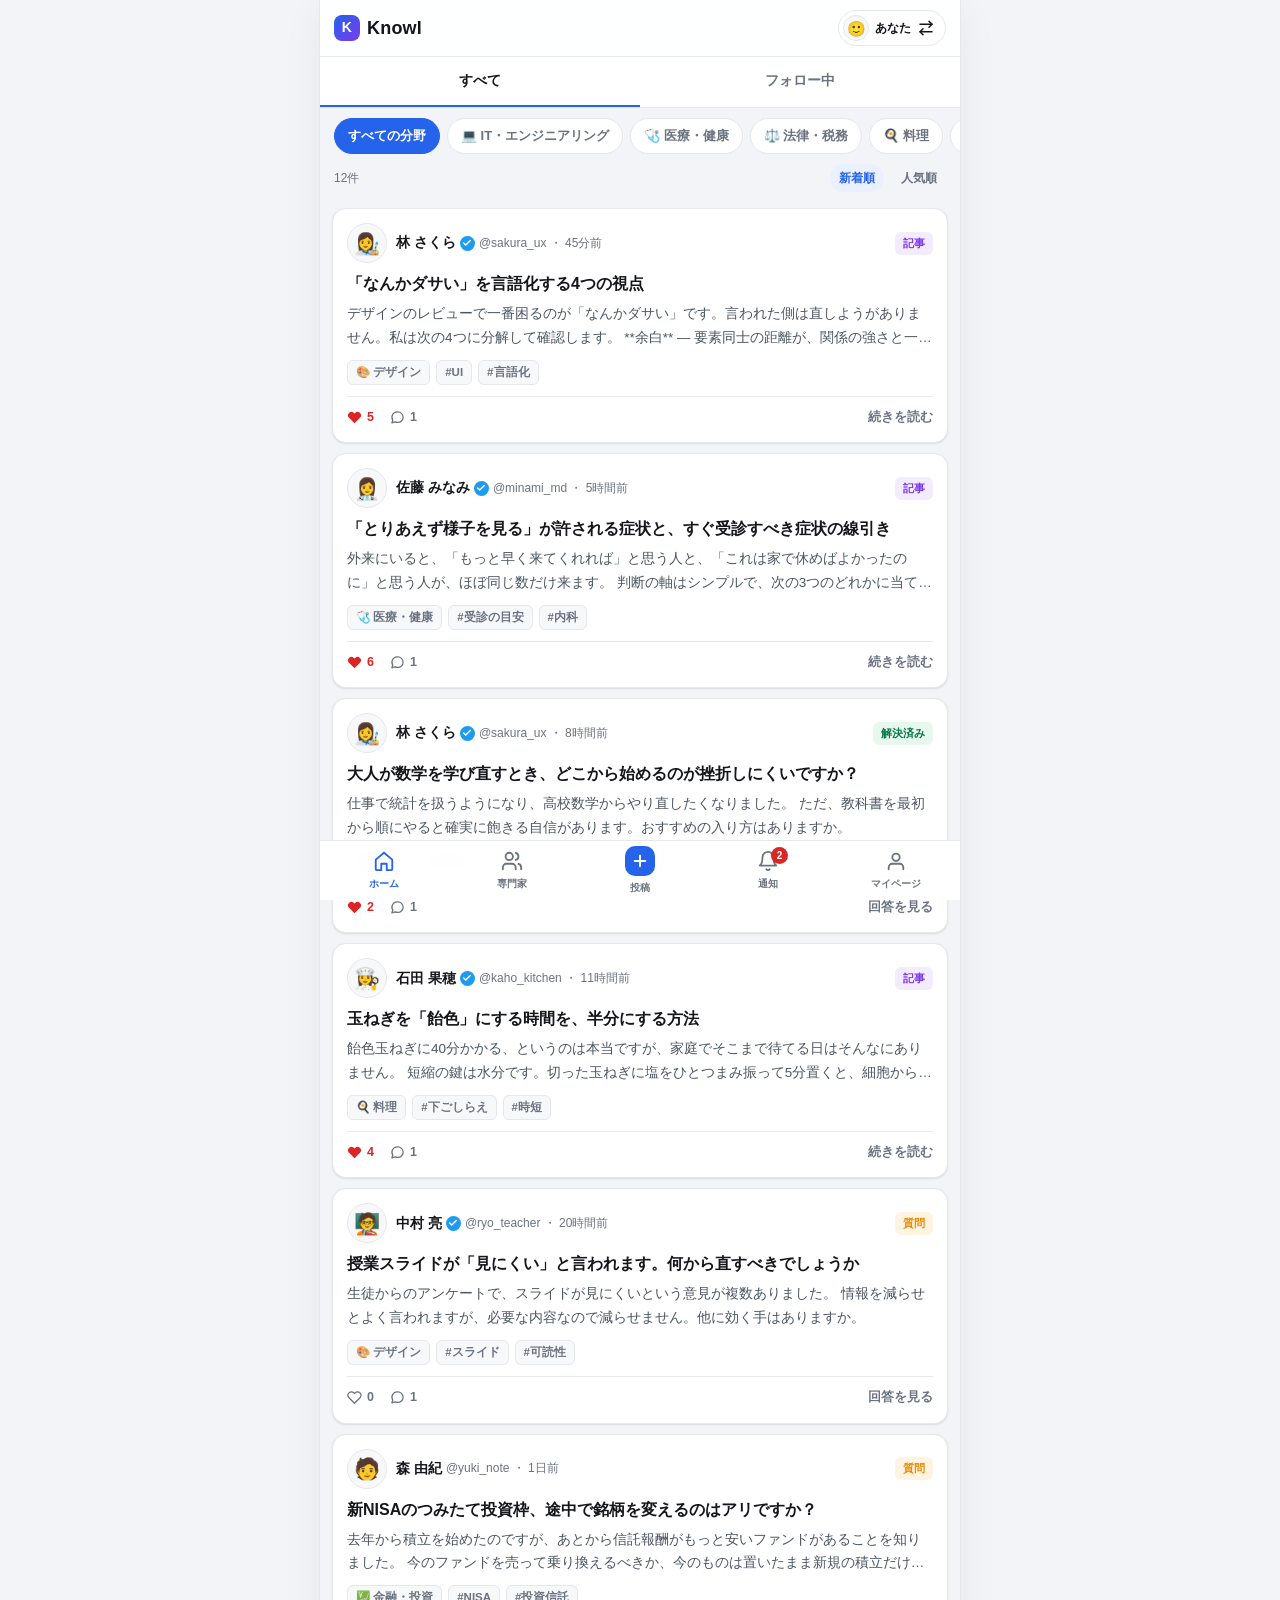
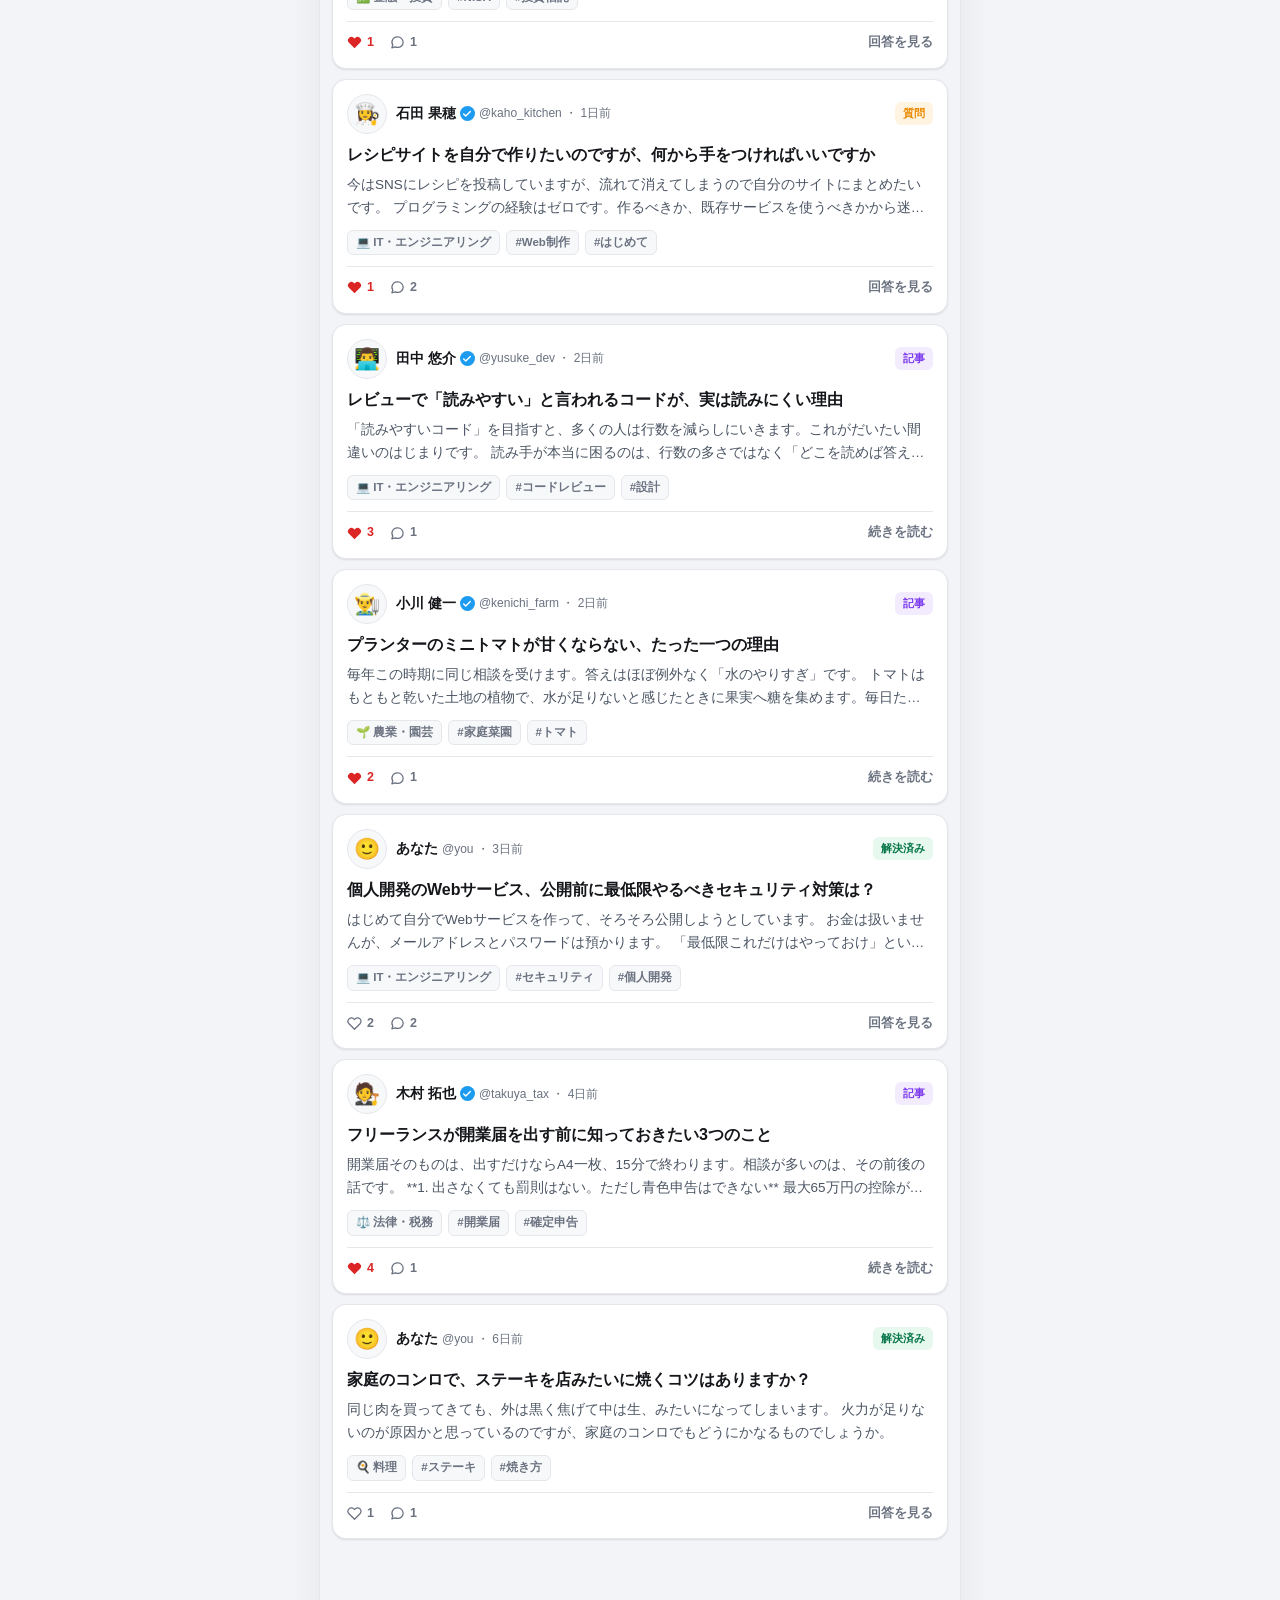
<file: index.html>
<!DOCTYPE html>
<html lang="ja">
<head>
<meta charset="UTF-8">
<meta name="viewport" content="width=device-width, initial-scale=1.0">
<title>Knowl - 専門知識をシェアする</title>
<style>
  :root {
    --bg: #f2f4f7;
    --surface: #ffffff;
    --surface-2: #f7f8fa;
    --text: #14161a;
    --muted: #6b7280;
    --border: #e5e7eb;
    --primary: #2563eb;
    --primary-weak: #eaf0ff;
    --verified: #1d9bf0;
    --q: #ea8a00;
    --q-weak: #fff4e2;
    --a: #7c3aed;
    --a-weak: #f2ecfe;
    --danger: #dc2626;
    --radius: 14px;
    --radius-sm: 9px;
    --gap: 14px;
    --shadow: 0 1px 2px rgba(16,24,40,.06), 0 1px 3px rgba(16,24,40,.05);
    --maxw: 640px;
    --tabbar-h: 60px;
  }

  * { margin: 0; padding: 0; box-sizing: border-box; -webkit-tap-highlight-color: transparent; }

  html, body {
    background: var(--bg);
    color: var(--text);
    font-family: -apple-system, BlinkMacSystemFont, "Hiragino Sans", "Noto Sans JP", "Yu Gothic UI", Meiryo, sans-serif;
    font-size: 15px;
    line-height: 1.7;
    -webkit-text-size-adjust: 100%;
  }

  button, input, textarea, select { font: inherit; color: inherit; }
  button { background: none; border: none; cursor: pointer; }
  a { color: var(--primary); }

  /* ---------- Shell ---------- */
  #app {
    max-width: var(--maxw);
    margin: 0 auto;
    min-height: 100vh;
    background: var(--bg);
    display: flex;
    flex-direction: column;
    box-shadow: 0 0 0 1px var(--border);
  }

  #topbar {
    position: sticky; top: 0; z-index: 30;
    display: flex; align-items: center; gap: 10px;
    padding: 10px 14px;
    background: rgba(255,255,255,.92);
    backdrop-filter: saturate(180%) blur(10px);
    border-bottom: 1px solid var(--border);
    min-height: 56px;
  }
  .brand { display: flex; align-items: center; gap: 7px; font-weight: 800; font-size: 18px; letter-spacing: .2px; }
  .brand-mark {
    width: 26px; height: 26px; border-radius: 8px;
    background: linear-gradient(135deg, var(--primary), #7c3aed);
    color: #fff; font-size: 14px; font-weight: 800;
    display: flex; align-items: center; justify-content: center;
  }
  .topbar-title { font-weight: 700; font-size: 16px; flex: 1; min-width: 0;
    overflow: hidden; text-overflow: ellipsis; white-space: nowrap; }
  .spacer { flex: 1; }

  .iconbtn {
    width: 36px; height: 36px; border-radius: 50%;
    display: flex; align-items: center; justify-content: center;
    color: var(--text); flex: none;
  }
  .iconbtn:hover { background: var(--surface-2); }

  .account-btn {
    display: flex; align-items: center; gap: 6px;
    padding: 4px 10px 4px 4px; border-radius: 999px;
    border: 1px solid var(--border); background: var(--surface);
    font-size: 12px; font-weight: 600; flex: none;
  }
  .account-btn .avatar { width: 26px; height: 26px; font-size: 15px; }

  main { flex: 1; padding-bottom: calc(var(--tabbar-h) + env(safe-area-inset-bottom, 0px) + 8px); }

  #tabbar {
    position: fixed; bottom: 0; left: 0; right: 0; z-index: 40;
    max-width: var(--maxw); margin: 0 auto;
    height: calc(var(--tabbar-h) + env(safe-area-inset-bottom, 0px));
    padding-bottom: env(safe-area-inset-bottom, 0px);
    display: grid; grid-template-columns: repeat(5, 1fr);
    background: rgba(255,255,255,.96);
    backdrop-filter: saturate(180%) blur(10px);
    border-top: 1px solid var(--border);
  }
  .tab {
    display: flex; flex-direction: column; align-items: center; justify-content: center;
    gap: 3px; font-size: 10px; font-weight: 600; color: var(--muted);
    position: relative;
  }
  .tab.active { color: var(--primary); }
  .tab-badge {
    position: absolute; top: 6px; left: 50%; margin-left: 3px;
    min-width: 17px; height: 17px; padding: 0 4px;
    border-radius: 999px; background: var(--danger); color: #fff;
    font-size: 10px; font-weight: 700; line-height: 17px; text-align: center;
  }
  .tab-compose svg { color: #fff; }
  .tab-compose .compose-dot {
    width: 30px; height: 30px; border-radius: 10px;
    background: var(--primary);
    display: flex; align-items: center; justify-content: center;
  }

  /* ---------- Common bits ---------- */
  .avatar {
    width: 40px; height: 40px; border-radius: 50%;
    background: var(--surface-2); border: 1px solid var(--border);
    display: flex; align-items: center; justify-content: center;
    font-size: 21px; flex: none; line-height: 1;
  }
  .avatar.lg { width: 66px; height: 66px; font-size: 34px; }

  .verified-badge {
    display: inline-flex; align-items: center; justify-content: center;
    width: 15px; height: 15px; border-radius: 50%;
    background: var(--verified); color: #fff; flex: none;
    vertical-align: -2px;
  }
  .verified-badge svg { width: 10px; height: 10px; }

  .name-line { display: flex; align-items: center; gap: 4px; min-width: 0; flex-wrap: wrap; }
  .name { font-weight: 700; font-size: 14px; }
  .handle, .meta { color: var(--muted); font-size: 12px; }

  .chip-row {
    display: flex; gap: 7px; overflow-x: auto; padding: 10px 14px;
    scrollbar-width: none;
  }
  .chip-row::-webkit-scrollbar { display: none; }
  .chip {
    flex: none; padding: 6px 13px; border-radius: 999px;
    border: 1px solid var(--border); background: var(--surface);
    font-size: 13px; font-weight: 600; color: var(--muted); white-space: nowrap;
  }
  .chip.active { background: var(--primary); border-color: var(--primary); color: #fff; }

  .segment {
    display: flex; background: var(--surface); border-bottom: 1px solid var(--border);
    position: sticky; top: 56px; z-index: 20;
  }
  .segment button {
    flex: 1; padding: 12px 0; font-size: 14px; font-weight: 700; color: var(--muted);
    border-bottom: 2.5px solid transparent;
  }
  .segment button.active { color: var(--text); border-bottom-color: var(--primary); }

  .sortbar { display: flex; gap: 8px; padding: 0 14px 6px; align-items: center; }
  .sortbar .lbl { font-size: 12px; color: var(--muted); margin-right: auto; }
  .sortbtn { font-size: 12px; font-weight: 700; color: var(--muted); padding: 4px 9px; border-radius: 999px; }
  .sortbtn.active { color: var(--primary); background: var(--primary-weak); }

  .list { display: flex; flex-direction: column; gap: 10px; padding: 10px 12px 20px; }

  .card {
    background: var(--surface); border: 1px solid var(--border);
    border-radius: var(--radius); box-shadow: var(--shadow);
    padding: 14px;
  }
  .card.tappable:active { background: var(--surface-2); }

  .kind {
    display: inline-flex; align-items: center; gap: 4px;
    font-size: 11px; font-weight: 800; padding: 2px 8px; border-radius: 6px;
  }
  .kind.question { background: var(--q-weak); color: var(--q); }
  .kind.article { background: var(--a-weak); color: var(--a); }
  .kind.solved { background: #e7f8ef; color: #067647; }

  .post-head { display: flex; align-items: center; gap: 9px; margin-bottom: 9px; }
  .post-title { font-size: 16px; font-weight: 700; line-height: 1.5; margin: 4px 0 6px; }
  .post-excerpt { color: #4b5563; font-size: 13.5px; line-height: 1.75;
    display: -webkit-box; -webkit-line-clamp: 2; -webkit-box-orient: vertical; overflow: hidden; }
  .post-body { font-size: 15px; line-height: 1.9; white-space: normal; word-break: break-word; }

  .tags { display: flex; flex-wrap: wrap; gap: 6px; margin-top: 10px; }
  .tag {
    font-size: 11.5px; font-weight: 600; color: var(--muted);
    background: var(--surface-2); border: 1px solid var(--border);
    padding: 2px 8px; border-radius: 6px;
  }

  .post-foot { display: flex; align-items: center; gap: 16px; margin-top: 11px;
    padding-top: 10px; border-top: 1px solid var(--border); }
  .stat { display: inline-flex; align-items: center; gap: 5px; font-size: 12.5px;
    font-weight: 600; color: var(--muted); }
  .stat svg { width: 15px; height: 15px; }
  .stat.on { color: var(--danger); }

  .btn {
    display: inline-flex; align-items: center; justify-content: center; gap: 6px;
    padding: 9px 16px; border-radius: 999px; font-size: 13.5px; font-weight: 700;
    background: var(--primary); color: #fff; border: 1px solid var(--primary);
  }
  .btn:disabled { opacity: .45; }
  .btn.ghost { background: var(--surface); color: var(--text); border-color: var(--border); }
  .btn.sm { padding: 6px 13px; font-size: 12.5px; }
  .btn.block { width: 100%; padding: 13px; font-size: 15px; border-radius: 12px; }

  .empty { text-align: center; color: var(--muted); padding: 48px 24px; font-size: 14px; }
  .empty .big { font-size: 34px; display: block; margin-bottom: 10px; }

  .section-title { font-size: 13px; font-weight: 800; color: var(--muted);
    padding: 18px 14px 6px; letter-spacing: .04em; }

  /* ---------- Forms ---------- */
  .field { padding: 0 14px 14px; }
  .field label { display: block; font-size: 12.5px; font-weight: 700; color: var(--muted); margin-bottom: 6px; }
  .field input[type=text], .field textarea, .field select {
    width: 100%; padding: 11px 13px; border-radius: 11px;
    border: 1px solid var(--border); background: var(--surface);
    font-size: 15px; line-height: 1.7; outline: none;
  }
  .field input:focus, .field textarea:focus, .field select:focus { border-color: var(--primary); }
  .field textarea { resize: vertical; min-height: 170px; }
  .hint { font-size: 11.5px; color: var(--muted); margin-top: 6px; }

  .typeswitch { display: flex; gap: 10px; padding: 14px; }
  .typecard {
    flex: 1; border: 1.5px solid var(--border); border-radius: 12px;
    padding: 12px; text-align: left; background: var(--surface);
  }
  .typecard.active { border-color: var(--primary); background: var(--primary-weak); }
  .typecard .t { font-weight: 800; font-size: 14px; display: flex; align-items: center; gap: 6px; }
  .typecard .d { font-size: 11.5px; color: var(--muted); margin-top: 3px; line-height: 1.6; }

  /* ---------- Replies ---------- */
  .reply {
    background: var(--surface); border: 1px solid var(--border);
    border-radius: var(--radius); padding: 13px; box-shadow: var(--shadow);
  }
  .reply.best { border-color: #a7e8c6; background: #f4fdf8; }
  .best-flag { display: inline-flex; align-items: center; gap: 4px; font-size: 11.5px;
    font-weight: 800; color: #067647; margin-bottom: 7px; }
  .reply-body { font-size: 14px; line-height: 1.85; margin-top: 8px; word-break: break-word; }
  .reply-foot { display: flex; align-items: center; gap: 14px; margin-top: 10px; }

  /* ---------- Profile ---------- */
  .profile-head { background: var(--surface); border-bottom: 1px solid var(--border); padding: 18px 16px; }
  .profile-top { display: flex; align-items: flex-start; gap: 14px; }
  .profile-name { font-size: 19px; font-weight: 800; display: flex; align-items: center; gap: 5px; flex-wrap: wrap; }
  .verified-note {
    margin-top: 12px; background: #eff8ff; border: 1px solid #d1e9ff;
    border-radius: 11px; padding: 10px 12px; font-size: 12.5px; color: #175cd3; line-height: 1.7;
  }
  .counts { display: flex; gap: 20px; margin-top: 13px; }
  .counts b { font-size: 15px; }
  .counts span { font-size: 12.5px; color: var(--muted); }
  .fields { display: flex; flex-wrap: wrap; gap: 6px; margin-top: 11px; }
  .fieldtag { font-size: 11.5px; font-weight: 700; color: var(--primary);
    background: var(--primary-weak); padding: 3px 9px; border-radius: 7px; }

  .expert-card { display: flex; align-items: flex-start; gap: 12px; }
  .expert-card .col { flex: 1; min-width: 0; }
  .expert-bio { font-size: 12.5px; color: var(--muted); margin-top: 3px;
    display: -webkit-box; -webkit-line-clamp: 2; -webkit-box-orient: vertical; overflow: hidden; }

  /* ---------- Notifications ---------- */
  .noti { display: flex; gap: 11px; align-items: flex-start; padding: 13px 14px;
    background: var(--surface); border-bottom: 1px solid var(--border); width: 100%; text-align: left; }
  .noti.unread { background: #f5f9ff; }
  .noti-text { flex: 1; font-size: 13.5px; line-height: 1.65; }
  .noti-dot { width: 8px; height: 8px; border-radius: 50%; background: var(--primary); flex: none; margin-top: 7px; }

  /* ---------- Sheet ---------- */
  .overlay {
    position: fixed; inset: 0; z-index: 60; background: rgba(16,24,40,.42);
    display: flex; align-items: flex-end; justify-content: center;
  }
  .sheet {
    width: 100%; max-width: var(--maxw); background: var(--surface);
    border-radius: 18px 18px 0 0; padding: 8px 0 calc(18px + env(safe-area-inset-bottom, 0px));
    max-height: 78vh; overflow-y: auto;
  }
  .sheet-grip { width: 38px; height: 4px; border-radius: 2px; background: var(--border); margin: 8px auto 12px; }
  .sheet-title { font-size: 15px; font-weight: 800; padding: 0 18px 4px; }
  .sheet-sub { font-size: 12px; color: var(--muted); padding: 0 18px 12px; line-height: 1.6; }
  .sheet-item { display: flex; align-items: center; gap: 12px; width: 100%; padding: 11px 18px; text-align: left; }
  .sheet-item:active { background: var(--surface-2); }
  .sheet-item.current { background: var(--primary-weak); }

  .toast {
    position: fixed; left: 50%; transform: translateX(-50%);
    bottom: calc(var(--tabbar-h) + 20px); z-index: 80;
    background: #14161a; color: #fff; padding: 10px 18px; border-radius: 999px;
    font-size: 13px; font-weight: 600; box-shadow: 0 6px 20px rgba(0,0,0,.25);
    white-space: nowrap; max-width: calc(100% - 40px);
    overflow: hidden; text-overflow: ellipsis;
  }

  @media (min-width: 700px) {
    #app { box-shadow: 0 0 0 1px var(--border), 0 8px 40px rgba(16,24,40,.06); }
  }
</style>
</head>
<body>

<div id="app">
  <header id="topbar"></header>
  <main id="view"></main>
  <nav id="tabbar"></nav>
</div>
<div id="layer"></div>

<script>
"use strict";

/* =====================================================================
   Knowl — 専門知識シェアプラットフォーム（プロトタイプ）

   構成は3層。層をまたいだ直接アクセスはしない。
     Store   : データの保存と読み出し（localStorage）。ここだけを
               将来 Supabase クライアントに差し替えれば本番化できる。
     Actions : 業務ロジック。通知レコードの生成もここに集約する。
     View    : 描画。state.route を見て画面を組み立て直すだけ。
   ===================================================================== */

/* ---------------------------------------------------------------
   ユーティリティ
   --------------------------------------------------------------- */

function uid() {
  if (window.crypto && crypto.randomUUID) return crypto.randomUUID();
  return "id-" + Date.now().toString(36) + "-" + Math.random().toString(36).slice(2, 10);
}

// ユーザー入力は必ずここを通してから innerHTML に載せる。
function esc(s) {
  return String(s == null ? "" : s)
    .replace(/&/g, "&amp;").replace(/</g, "&lt;").replace(/>/g, "&gt;")
    .replace(/"/g, "&quot;").replace(/'/g, "&#39;");
}

function escMultiline(s) {
  return esc(s).replace(/\n/g, "<br>");
}

function excerpt(s, n) {
  const flat = String(s || "").replace(/\s+/g, " ").trim();
  return flat.length > n ? flat.slice(0, n) + "…" : flat;
}

function timeAgo(ts) {
  const sec = Math.floor((Date.now() - ts) / 1000);
  if (sec < 60) return "たった今";
  const min = Math.floor(sec / 60);
  if (min < 60) return min + "分前";
  const hr = Math.floor(min / 60);
  if (hr < 24) return hr + "時間前";
  const day = Math.floor(hr / 24);
  if (day < 30) return day + "日前";
  const mon = Math.floor(day / 30);
  if (mon < 12) return mon + "ヶ月前";
  return Math.floor(mon / 12) + "年前";
}

const ICON = {
  home: '<svg width="22" height="22" viewBox="0 0 24 24" fill="none" stroke="currentColor" stroke-width="2" stroke-linecap="round" stroke-linejoin="round"><path d="M3 10.5 12 3l9 7.5V21a1 1 0 0 1-1 1h-5v-7H9v7H4a1 1 0 0 1-1-1z"/></svg>',
  users: '<svg width="22" height="22" viewBox="0 0 24 24" fill="none" stroke="currentColor" stroke-width="2" stroke-linecap="round" stroke-linejoin="round"><path d="M16 21v-2a4 4 0 0 0-4-4H6a4 4 0 0 0-4 4v2"/><circle cx="9" cy="7" r="4"/><path d="M22 21v-2a4 4 0 0 0-3-3.87"/><path d="M16 3.13a4 4 0 0 1 0 7.75"/></svg>',
  plus: '<svg width="18" height="18" viewBox="0 0 24 24" fill="none" stroke="currentColor" stroke-width="2.6" stroke-linecap="round"><path d="M12 5v14M5 12h14"/></svg>',
  bell: '<svg width="22" height="22" viewBox="0 0 24 24" fill="none" stroke="currentColor" stroke-width="2" stroke-linecap="round" stroke-linejoin="round"><path d="M18 8a6 6 0 0 0-12 0c0 7-3 9-3 9h18s-3-2-3-9"/><path d="M13.73 21a2 2 0 0 1-3.46 0"/></svg>',
  user: '<svg width="22" height="22" viewBox="0 0 24 24" fill="none" stroke="currentColor" stroke-width="2" stroke-linecap="round" stroke-linejoin="round"><circle cx="12" cy="8" r="4"/><path d="M20 21v-2a4 4 0 0 0-4-4H8a4 4 0 0 0-4 4v2"/></svg>',
  back: '<svg width="22" height="22" viewBox="0 0 24 24" fill="none" stroke="currentColor" stroke-width="2.2" stroke-linecap="round" stroke-linejoin="round"><path d="M15 18l-6-6 6-6"/></svg>',
  heart: '<svg viewBox="0 0 24 24" fill="none" stroke="currentColor" stroke-width="2" stroke-linecap="round" stroke-linejoin="round"><path d="M20.8 4.6a5.5 5.5 0 0 0-7.8 0L12 5.7l-1-1.1a5.5 5.5 0 0 0-7.8 7.8l8.8 8.8 8.8-8.8a5.5 5.5 0 0 0 0-7.8z"/></svg>',
  heartFill: '<svg viewBox="0 0 24 24" fill="currentColor"><path d="M20.8 4.6a5.5 5.5 0 0 0-7.8 0L12 5.7l-1-1.1a5.5 5.5 0 0 0-7.8 7.8l8.8 8.8 8.8-8.8a5.5 5.5 0 0 0 0-7.8z"/></svg>',
  chat: '<svg viewBox="0 0 24 24" fill="none" stroke="currentColor" stroke-width="2" stroke-linecap="round" stroke-linejoin="round"><path d="M21 11.5a8.4 8.4 0 0 1-9 8.4 9 9 0 0 1-3.9-.9L3 20.5l1.5-4.4A8.4 8.4 0 0 1 12 3.1a8.4 8.4 0 0 1 9 8.4z"/></svg>',
  check: '<svg viewBox="0 0 24 24" fill="none" stroke="currentColor" stroke-width="3.4" stroke-linecap="round" stroke-linejoin="round"><path d="M20 6 9 17l-5-5"/></svg>',
  award: '<svg width="14" height="14" viewBox="0 0 24 24" fill="none" stroke="currentColor" stroke-width="2.2" stroke-linecap="round" stroke-linejoin="round"><circle cx="12" cy="8" r="6"/><path d="M8.2 13.9 7 22l5-3 5 3-1.2-8.1"/></svg>',
  switchIcon: '<svg width="18" height="18" viewBox="0 0 24 24" fill="none" stroke="currentColor" stroke-width="2" stroke-linecap="round" stroke-linejoin="round"><path d="M16 3l4 4-4 4"/><path d="M20 7H4"/><path d="M8 21l-4-4 4-4"/><path d="M4 17h16"/></svg>'
};

function verifiedMark() {
  return '<span class="verified-badge" title="専門家認定">' + ICON.check + '</span>';
}

/* ---------------------------------------------------------------
   Store — データ層
   localStorage への読み書きはこの中だけで行う。
   --------------------------------------------------------------- */

const STORAGE_KEY = "knowl.v1";

const CATEGORIES = [
  { id: "it",      name: "IT・エンジニアリング", emoji: "💻" },
  { id: "med",     name: "医療・健康",           emoji: "🩺" },
  { id: "law",     name: "法律・税務",           emoji: "⚖️" },
  { id: "food",    name: "料理",                 emoji: "🍳" },
  { id: "edu",     name: "教育",                 emoji: "📚" },
  { id: "design",  name: "デザイン",             emoji: "🎨" },
  { id: "finance", name: "金融・投資",           emoji: "💹" },
  { id: "agri",    name: "農業・園芸",           emoji: "🌱" }
];

const Store = {
  data: null,

  load() {
    let raw = null;
    try { raw = localStorage.getItem(STORAGE_KEY); } catch (e) { raw = null; }
    if (raw) {
      try {
        const parsed = JSON.parse(raw);
        if (parsed && Array.isArray(parsed.users) && parsed.users.length) {
          this.data = parsed;
          this.data.categories = CATEGORIES; // カテゴリ定義は常に最新を使う
          return this.data;
        }
      } catch (e) { /* 壊れていたら作り直す */ }
    }
    this.data = buildSeed();
    this.save();
    return this.data;
  },

  save() {
    try { localStorage.setItem(STORAGE_KEY, JSON.stringify(this.data)); }
    catch (e) { /* プライベートモード等では保存できないが動作は継続する */ }
  },

  reset() {
    try { localStorage.removeItem(STORAGE_KEY); } catch (e) {}
    this.data = buildSeed();
    this.save();
    return this.data;
  },

  /* --- 参照ヘルパー（読み取り専用） --- */
  users()          { return this.data.users; },
  categories()     { return this.data.categories; },
  posts()          { return this.data.posts; },
  replies()        { return this.data.replies; },
  follows()        { return this.data.follows; },
  notifications()  { return this.data.notifications; },

  me()             { return this.user(this.data.currentUserId); },
  user(id)         { return this.data.users.find(u => u.id === id) || null; },
  post(id)         { return this.data.posts.find(p => p.id === id) || null; },
  reply(id)        { return this.data.replies.find(r => r.id === id) || null; },
  category(id)     { return this.data.categories.find(c => c.id === id) || null; },

  repliesOf(postId) {
    return this.data.replies
      .filter(r => r.postId === postId)
      .sort((a, b) => a.createdAt - b.createdAt);
  },
  postsBy(userId) {
    return this.data.posts
      .filter(p => p.authorId === userId)
      .sort((a, b) => b.createdAt - a.createdAt);
  },
  isFollowing(followerId, followeeId) {
    return this.data.follows.some(f => f.followerId === followerId && f.followeeId === followeeId);
  },
  followingCount(userId) { return this.data.follows.filter(f => f.followerId === userId).length; },
  followerCount(userId)  { return this.data.follows.filter(f => f.followeeId === userId).length; },
  followingIds(userId)   { return this.data.follows.filter(f => f.followerId === userId).map(f => f.followeeId); },

  myNotifications() {
    return this.data.notifications
      .filter(n => n.userId === this.data.currentUserId)
      .sort((a, b) => b.createdAt - a.createdAt);
  },
  unreadCount() {
    return this.data.notifications.filter(n => n.userId === this.data.currentUserId && !n.read).length;
  }
};

/* ---------------------------------------------------------------
   Actions — ロジック層
   状態を変える操作はすべてここを通す。通知の生成もここで行う。
   --------------------------------------------------------------- */

const Actions = {
  notify(userId, type, actorId, postId) {
    if (userId === actorId) return; // 自分の行動は自分に通知しない
    Store.data.notifications.push({
      id: uid(), userId, type, actorId,
      postId: postId || null, createdAt: Date.now(), read: false
    });
  },

  switchUser(userId) {
    if (!Store.user(userId)) return;
    Store.data.currentUserId = userId;
    Store.save();
  },

  toggleFollow(targetId) {
    const meId = Store.data.currentUserId;
    if (meId === targetId) return;
    const i = Store.data.follows.findIndex(f => f.followerId === meId && f.followeeId === targetId);
    if (i >= 0) {
      Store.data.follows.splice(i, 1);
    } else {
      Store.data.follows.push({ followerId: meId, followeeId: targetId });
      this.notify(targetId, "follow", meId, null);
    }
    Store.save();
  },

  toggleLikePost(postId) {
    const meId = Store.data.currentUserId;
    const post = Store.post(postId);
    if (!post) return;
    const i = post.likes.indexOf(meId);
    if (i >= 0) post.likes.splice(i, 1);
    else { post.likes.push(meId); this.notify(post.authorId, "like", meId, post.id); }
    Store.save();
  },

  toggleLikeReply(replyId) {
    const meId = Store.data.currentUserId;
    const reply = Store.reply(replyId);
    if (!reply) return;
    const i = reply.likes.indexOf(meId);
    if (i >= 0) reply.likes.splice(i, 1);
    else { reply.likes.push(meId); this.notify(reply.authorId, "like", meId, reply.postId); }
    Store.save();
  },

  createPost(draft) {
    const post = {
      id: uid(),
      type: draft.type === "article" ? "article" : "question",
      authorId: Store.data.currentUserId,
      title: String(draft.title || "").trim(),
      body: String(draft.body || "").trim(),
      categoryId: draft.categoryId,
      tags: String(draft.tags || "")
        .split(/[,、\s]+/).map(t => t.replace(/^#/, "").trim())
        .filter(Boolean).slice(0, 5),
      createdAt: Date.now(),
      likes: [],
      bestReplyId: null
    };
    Store.data.posts.push(post);
    Store.save();
    return post;
  },

  addReply(postId, body) {
    const text = String(body || "").trim();
    const post = Store.post(postId);
    if (!post || !text) return null;
    const reply = {
      id: uid(), postId, authorId: Store.data.currentUserId,
      body: text, createdAt: Date.now(), likes: []
    };
    Store.data.replies.push(reply);
    this.notify(post.authorId, "reply", reply.authorId, postId);
    Store.save();
    return reply;
  },

  selectBest(postId, replyId) {
    const post = Store.post(postId);
    if (!post || post.type !== "question") return;
    if (post.authorId !== Store.data.currentUserId) return; // 質問者本人だけが選べる
    const reply = Store.reply(replyId);
    if (!reply || reply.postId !== postId) return;
    post.bestReplyId = (post.bestReplyId === replyId) ? null : replyId;
    if (post.bestReplyId) this.notify(reply.authorId, "best", post.authorId, postId);
    Store.save();
  }
};

/* ---------------------------------------------------------------
   シードデータ
   初見でも世界観が伝わるよう、認定専門家と実際の投稿を入れておく。
   --------------------------------------------------------------- */

function buildSeed() {
  const MIN = 60 * 1000, HOUR = 60 * MIN, DAY = 24 * HOUR;
  const now = Date.now();
  const ago = ms => now - ms;

  const users = [
    { id: "u_me", name: "あなた", handle: "you", emoji: "🙂", verified: false, fields: [],
      bio: "いろいろな分野の話を聞いてみたい人。", verifiedNote: "", joinedAt: ago(40 * DAY) },
    { id: "u_tanaka", name: "田中 悠介", handle: "yusuke_dev", emoji: "👨‍💻", verified: true, fields: ["it"],
      bio: "Webアプリを12年作っています。個人開発の相談によく乗ります。",
      verifiedNote: "Webアプリケーション開発12年。前職では大手SIerでテックリードを担当。", joinedAt: ago(400 * DAY) },
    { id: "u_sato", name: "佐藤 みなみ", handle: "minami_md", emoji: "👩‍⚕️", verified: true, fields: ["med"],
      bio: "内科医。「これ受診すべき？」の判断材料を書いています。",
      verifiedNote: "内科医。総合病院での臨床9年。医師免許を確認済み。", joinedAt: ago(310 * DAY) },
    { id: "u_kimura", name: "木村 拓也", handle: "takuya_tax", emoji: "🧑‍⚖️", verified: true, fields: ["law", "finance"],
      bio: "税理士。フリーランスと小さな会社のお金まわりが専門です。",
      verifiedNote: "税理士。中小企業・個人事業主の顧問を約30社担当。登録番号を確認済み。", joinedAt: ago(280 * DAY) },
    { id: "u_ishida", name: "石田 果穂", handle: "kaho_kitchen", emoji: "👩‍🍳", verified: true, fields: ["food"],
      bio: "フレンチ出身の料理人。家庭のコンロで再現できる方法だけ書きます。",
      verifiedNote: "調理師。フレンチレストランで7年、現在はレシピ開発。", joinedAt: ago(200 * DAY) },
    { id: "u_nakamura", name: "中村 亮", handle: "ryo_teacher", emoji: "🧑‍🏫", verified: true, fields: ["edu"],
      bio: "高校で数学を教えて16年。学び直しの相談も歓迎です。",
      verifiedNote: "高等学校教諭(数学)16年。教員免許を確認済み。", joinedAt: ago(150 * DAY) },
    { id: "u_hayashi", name: "林 さくら", handle: "sakura_ux", emoji: "👩‍🎨", verified: true, fields: ["design"],
      bio: "UXデザイナー。「なんかダサい」を言語化するのが仕事です。",
      verifiedNote: "UXデザイナー11年。事業会社でデザイン組織の立ち上げを2社経験。", joinedAt: ago(120 * DAY) },
    { id: "u_ogawa", name: "小川 健一", handle: "kenichi_farm", emoji: "👨‍🌾", verified: true, fields: ["agri"],
      bio: "有機農家18年目。ベランダ菜園の質問もどうぞ。",
      verifiedNote: "有機農業18年。露地野菜の生産・出荷。農業者登録を確認済み。", joinedAt: ago(95 * DAY) },
    { id: "u_mori", name: "森 由紀", handle: "yuki_note", emoji: "🧑", verified: false, fields: ["finance"],
      bio: "個人投資家。勉強しながら記録を残しています。", verifiedNote: "", joinedAt: ago(60 * DAY) }
  ];

  const P = [];
  function post(o) { P.push(Object.assign({ likes: [], bestReplyId: null, tags: [] }, o)); return o.id; }

  post({ id: "p1", type: "question", authorId: "u_me", categoryId: "it",
    title: "個人開発のWebサービス、公開前に最低限やるべきセキュリティ対策は？",
    body: "はじめて自分でWebサービスを作って、そろそろ公開しようとしています。\nお金は扱いませんが、メールアドレスとパスワードは預かります。\n\n「最低限これだけはやっておけ」という項目を、優先順位つきで教えてほしいです。専門ではないので、難しい対策を全部やる体力はありません。",
    tags: ["セキュリティ", "個人開発"], createdAt: ago(3 * DAY), likes: ["u_hayashi", "u_mori"], bestReplyId: "r1" });

  post({ id: "p2", type: "article", authorId: "u_sato", categoryId: "med",
    title: "「とりあえず様子を見る」が許される症状と、すぐ受診すべき症状の線引き",
    body: "外来にいると、「もっと早く来てくれれば」と思う人と、「これは家で休めばよかったのに」と思う人が、ほぼ同じ数だけ来ます。\n\n判断の軸はシンプルで、次の3つのどれかに当てはまるなら、迷わず受診してください。\n\n1. 症状が「今までに経験がないほど強い」\n頭痛でも腹痛でも、本人が人生で一番と感じる強さなら、それだけで受診の理由になります。\n\n2. 数時間から数日で、はっきり悪くなっている\n同じ強さで続いているものより、坂を下っている途中のほうが危険です。\n\n3. いつもと違う機能が落ちている\n呂律が回らない、片側だけ力が入らない、息が浅い、意識がぼんやりする。痛みより、こちらのほうがずっと重要です。\n\n逆に、強さが変わらず、食事と睡眠がとれていて、日常生活が送れているなら、数日様子を見るのは妥当な選択です。",
    tags: ["受診の目安", "内科"], createdAt: ago(5 * HOUR), likes: ["u_me", "u_tanaka", "u_kimura", "u_hayashi", "u_nakamura", "u_mori"] });

  post({ id: "p3", type: "question", authorId: "u_mori", categoryId: "finance",
    title: "新NISAのつみたて投資枠、途中で銘柄を変えるのはアリですか？",
    body: "去年から積立を始めたのですが、あとから信託報酬がもっと安いファンドがあることを知りました。\n\n今のファンドを売って乗り換えるべきか、今のものは置いたまま新規の積立だけ変えるべきか、判断がつきません。",
    tags: ["NISA", "投資信託"], createdAt: ago(1 * DAY), likes: ["u_me"] });

  post({ id: "p4", type: "article", authorId: "u_tanaka", categoryId: "it",
    title: "レビューで「読みやすい」と言われるコードが、実は読みにくい理由",
    body: "「読みやすいコード」を目指すと、多くの人は行数を減らしにいきます。これがだいたい間違いのはじまりです。\n\n読み手が本当に困るのは、行数の多さではなく「どこを読めば答えがあるか分からない」状態です。短く書かれた賢いコードは、一行の中に判断が3つ詰まっていて、読み手はその全部を頭の中で展開しなければいけません。\n\n私が今レビューで見ているのは、次の一点だけです。\n\n**この関数を、上から下に一度読むだけで、何が起きるか説明できるか。**\n\n途中で別ファイルに飛ばないと意味が分からないなら、それは分割の失敗です。同じ画面の中に戻ってこられる範囲で分けるのが、ちょうどいい粒度でした。",
    tags: ["コードレビュー", "設計"], createdAt: ago(2 * DAY), likes: ["u_me", "u_ishida", "u_hayashi"] });

  post({ id: "p5", type: "question", authorId: "u_me", categoryId: "food",
    title: "家庭のコンロで、ステーキを店みたいに焼くコツはありますか？",
    body: "同じ肉を買ってきても、外は黒く焦げて中は生、みたいになってしまいます。\n火力が足りないのが原因かと思っているのですが、家庭のコンロでもどうにかなるものでしょうか。",
    tags: ["ステーキ", "焼き方"], createdAt: ago(6 * DAY), likes: ["u_mori"], bestReplyId: "r5" });

  post({ id: "p6", type: "article", authorId: "u_kimura", categoryId: "law",
    title: "フリーランスが開業届を出す前に知っておきたい3つのこと",
    body: "開業届そのものは、出すだけならA4一枚、15分で終わります。相談が多いのは、その前後の話です。\n\n**1. 出さなくても罰則はない。ただし青色申告はできない**\n最大65万円の控除が使えるかどうかが、実質的な差になります。開業届と青色申告承認申請書は、セットで出すものだと考えてください。\n\n**2. 屋号は後から変えられる**\n悩んで提出が遅れるくらいなら、空欄でも構いません。\n\n**3. 失業給付との関係を先に確認する**\n会社を辞めた直後に開業届を出すと、失業給付の対象から外れることがあります。順番を間違えると取り返しがつかないので、ここだけは先に確認してください。",
    tags: ["開業届", "確定申告"], createdAt: ago(4 * DAY), likes: ["u_me", "u_tanaka", "u_mori", "u_ishida"] });

  post({ id: "p7", type: "question", authorId: "u_hayashi", categoryId: "edu",
    title: "大人が数学を学び直すとき、どこから始めるのが挫折しにくいですか？",
    body: "仕事で統計を扱うようになり、高校数学からやり直したくなりました。\nただ、教科書を最初から順にやると確実に飽きる自信があります。おすすめの入り方はありますか。",
    tags: ["学び直し", "数学"], createdAt: ago(8 * HOUR), likes: ["u_me", "u_mori"], bestReplyId: "r7" });

  post({ id: "p8", type: "article", authorId: "u_ishida", categoryId: "food",
    title: "玉ねぎを「飴色」にする時間を、半分にする方法",
    body: "飴色玉ねぎに40分かかる、というのは本当ですが、家庭でそこまで待てる日はそんなにありません。\n\n短縮の鍵は水分です。切った玉ねぎに塩をひとつまみ振って5分置くと、細胞から水が出ます。この状態で強めの中火にかけると、最初の10分でほとんどの水分が飛び、そこから一気に色がつきます。\n\nもうひとつ、途中で焦げそうになったら水を大さじ1入れて、鍋底についた茶色をこそげてください。あの茶色が甘みと香りの正体なので、捨てずに玉ねぎに戻すのが大事です。\n\nこの2つで、私の場合は18分前後になります。",
    tags: ["下ごしらえ", "時短"], createdAt: ago(11 * HOUR), likes: ["u_me", "u_nakamura", "u_ogawa", "u_hayashi"] });

  post({ id: "p9", type: "question", authorId: "u_nakamura", categoryId: "design",
    title: "授業スライドが「見にくい」と言われます。何から直すべきでしょうか",
    body: "生徒からのアンケートで、スライドが見にくいという意見が複数ありました。\n情報を減らせとよく言われますが、必要な内容なので減らせません。他に効く手はありますか。",
    tags: ["スライド", "可読性"], createdAt: ago(20 * HOUR), likes: [] });

  post({ id: "p10", type: "article", authorId: "u_ogawa", categoryId: "agri",
    title: "プランターのミニトマトが甘くならない、たった一つの理由",
    body: "毎年この時期に同じ相談を受けます。答えはほぼ例外なく「水のやりすぎ」です。\n\nトマトはもともと乾いた土地の植物で、水が足りないと感じたときに果実へ糖を集めます。毎日たっぷり水をやると、株は安心して実を水で膨らませ、味は薄くなります。\n\n実がつき始めたら、葉が昼にわずかにしおれるくらいまで待ってから、鉢底から流れ出るまで一気にやる。これだけで味が変わります。\n\n怖いのは、しおれを見て慌ててまた毎日やってしまうことです。夕方に葉が戻っていれば、その株は元気です。",
    tags: ["家庭菜園", "トマト"], createdAt: ago(2 * DAY), likes: ["u_ishida", "u_me"] });

  post({ id: "p11", type: "question", authorId: "u_ishida", categoryId: "it",
    title: "レシピサイトを自分で作りたいのですが、何から手をつければいいですか",
    body: "今はSNSにレシピを投稿していますが、流れて消えてしまうので自分のサイトにまとめたいです。\nプログラミングの経験はゼロです。作るべきか、既存サービスを使うべきかから迷っています。",
    tags: ["Web制作", "はじめて"], createdAt: ago(30 * HOUR), likes: ["u_me"] });

  post({ id: "p12", type: "article", authorId: "u_hayashi", categoryId: "design",
    title: "「なんかダサい」を言語化する4つの視点",
    body: "デザインのレビューで一番困るのが「なんかダサい」です。言われた側は直しようがありません。私は次の4つに分解して確認します。\n\n**余白** — 要素同士の距離が、関係の強さと一致しているか。関係ないもの同士が近いと、それだけで散らかって見えます。\n\n**揃え** — 左端が3種類ある画面は、内容が良くても雑に見えます。\n\n**強弱** — 一番言いたいことが、一番大きいか。全部を目立たせると、何も目立ちません。\n\n**色数** — 意味を持たない色が混ざっていないか。色は最後に足す装飾ではなく、情報の分類です。\n\nこの4つを順に見ると、「なんかダサい」の8割は具体的な指摘に変わります。",
    tags: ["UI", "言語化"], createdAt: ago(45 * MIN), likes: ["u_me", "u_nakamura", "u_tanaka", "u_ishida", "u_sato"] });

  const R = [];
  function reply(o) { R.push(Object.assign({ likes: [] }, o)); }

  reply({ id: "r1", postId: "p1", authorId: "u_tanaka", createdAt: ago(3 * DAY - 4 * HOUR),
    likes: ["u_me", "u_hayashi", "u_mori"],
    body: "優先順位をつけるなら、上から順にこの4つです。ここまでやれば、個人開発として恥ずかしくない水準になります。\n\n1. パスワードを自分で保存しない\n可能なら Google ログインなどの外部認証に寄せてください。自前で持つ場合は必ず bcrypt などでハッシュ化し、平文やMD5は論外です。\n\n2. HTTPS を強制する\n今は無料で証明書が取れます。http でのアクセスは https に転送してください。\n\n3. ユーザーが入力した文字を、そのまま画面に出さない\nこれが一番やらかしが多いところです。< や > をエスケープしないと、他人のブラウザで任意のスクリプトが動きます。\n\n4. 秘密の値をソースコードに書かない\nAPIキーやDBのパスワードは環境変数へ。GitHubに一度上げると、消しても履歴に残ります。\n\n逆に、最初から凝ったWAFや多要素認証を入れる必要はありません。上の4つが抜けている状態でそこに手を出すのは、順番が逆です。" });

  reply({ id: "r2", postId: "p1", authorId: "u_hayashi", createdAt: ago(2 * DAY),
    likes: ["u_me"],
    body: "設計側から一点だけ。退会導線を最初に作っておくと後が楽です。個人情報を預かる以上、消してほしいと言われたときに手作業になると、運用が一気に苦しくなります。" });

  reply({ id: "r3", postId: "p3", authorId: "u_kimura", createdAt: ago(20 * HOUR),
    likes: ["u_mori", "u_me"],
    body: "結論から言うと、**今持っている分は売らず、新規の積立先だけ変える**のが無難です。\n\n理由は2つあります。\n\nまず、売却してもNISAの非課税枠はその年には戻りません(翌年以降に復活します)。急いで売ると、その年の枠を無駄に使うことになります。\n\nもうひとつ、信託報酬の差が年0.1%程度なら、乗り換えのために非課税枠を消費するデメリットのほうが大きくなることが多いです。\n\nただし、差が年0.3%以上あり、まだ積立期間が20年以上残っているなら、計算する価値はあります。金額を教えていただければ目安を出せます。" });

  reply({ id: "r4", postId: "p4", authorId: "u_ishida", createdAt: ago(1 * DAY),
    likes: ["u_tanaka"],
    body: "料理のレシピと全く同じ話で驚きました。工程をまとめて短く書いたレシピは、玄人には親切で、初心者には解読不能になります。" });

  reply({ id: "r5", postId: "p5", authorId: "u_ishida", createdAt: ago(6 * DAY - 3 * HOUR),
    likes: ["u_me", "u_nakamura", "u_ogawa"],
    body: "家庭のコンロでも十分いけます。足りないのは火力ではなく、順番です。\n\n**1. 焼く1時間前に冷蔵庫から出す**\n中心が冷たいままだと、外が焦げるまで中に火が入りません。厚い肉ほど効きます。\n\n**2. 表面の水分を完全に拭く**\n水が残っていると、フライパンの熱が「蒸発」に使われて、焼き色がつく温度まで上がりません。ここが一番効きます。\n\n**3. 焼くのは片面1〜2分ずつだけ**\n焼き色をつけるのが目的で、火を通す工程ではありません。\n\n**4. 火を止めてアルミホイルで包み、焼いた時間と同じだけ休ませる**\n余熱で中心まで入ります。切ったときに肉汁が流れ出るのも防げます。\n\n家庭のコンロで一番効くのは、意外にも2番です。キッチンペーパーで押さえるだけなので、次回ぜひ試してみてください。" });

  reply({ id: "r6", postId: "p6", authorId: "u_mori", createdAt: ago(3 * DAY),
    likes: ["u_kimura"],
    body: "3番、まさに順番を間違えて痛い目に遭いました。これから独立する人は本当に気をつけてほしいです。" });

  reply({ id: "r7", postId: "p7", authorId: "u_nakamura", createdAt: ago(6 * HOUR),
    likes: ["u_hayashi", "u_me", "u_tanaka"],
    body: "目的が統計なら、教科書の順番は無視してください。挫折の原因はだいたい「今やっていることが何の役に立つか分からない」ことです。\n\nおすすめの順番はこうです。\n\n**1. 中学の割合と比** — 統計で詰まる人の大半は、実はここが曖昧です。1日で終わります。\n\n**2. 高校の「データの分析」** — 平均・分散・標準偏差・相関。統計に直結し、しかも独立した単元なので、ここだけ切り出して読めます。\n\n**3. 確率** — 条件付き確率まで。ここまで来ると、統計の本の前半が読めるようになります。\n\n**4. 必要になったら微分積分** — 正規分布の中身を知りたくなってからで十分です。\n\n順番を守る必要があるのは3→4だけで、1と2は独立しています。まず2から入って、分からない言葉が出たら1に戻る、が一番挫折しにくいです。" });

  reply({ id: "r8", postId: "p9", authorId: "u_hayashi", createdAt: ago(15 * HOUR),
    likes: ["u_nakamura", "u_me"],
    body: "情報量を減らさずに見やすくする方法は、ちゃんとあります。\n\n**1枚あたりの「見出しの数」を1つにする**\n情報は減らさず、スライドの枚数を増やしてください。1枚に見出しが3つあると、読み手はどこを見ればいいか分からなくなります。\n\n**行間を1.4〜1.5倍にする**\n文字を小さくしてでも行間を広げたほうが、結果的に読めます。\n\n**色は「本文の黒」「強調の1色」「補足のグレー」の3色だけ**\n赤と青と緑が同時に出てくると、どれが重要か伝わりません。\n\nこの3つは情報を1つも削らずにできるので、まずここからをおすすめします。" });

  reply({ id: "r9", postId: "p11", authorId: "u_tanaka", createdAt: ago(24 * HOUR),
    likes: ["u_ishida", "u_me"],
    body: "経験ゼロなら、最初から作るのはおすすめしません。\n\nまず note や WordPress で30記事ためて、「本当に続くか」「どんな機能が欲しくなるか」を確かめてください。実際に困ってからのほうが、作るべきものが明確になります。\n\nそのうえで、既存サービスでは無理だと分かった時点で作れば、無駄がありません。私が見てきた個人開発の失敗は、ほぼ全部が「作ってから使い道を考えた」パターンです。" });

  reply({ id: "r10", postId: "p11", authorId: "u_hayashi", createdAt: ago(22 * HOUR),
    likes: ["u_ishida"],
    body: "同意です。加えて、レシピは検索から入ってくる人が多いので、独自サイトにするなら検索対策が必須になります。そこまで含めて考えると、最初の1年は既存サービスのほうが読まれる可能性が高いです。" });

  reply({ id: "r11", postId: "p12", authorId: "u_nakamura", createdAt: ago(30 * MIN),
    likes: ["u_hayashi"],
    body: "余白の話、授業スライドにそのまま使えました。関係ない項目が近くにあると散らかって見える、というのは考えたことがなかったです。" });

  reply({ id: "r12", postId: "p2", authorId: "u_me", createdAt: ago(3 * HOUR),
    likes: ["u_sato"],
    body: "「強さが変わらない」より「悪くなっている」ほうが危険、という基準はとても分かりやすかったです。家族に共有します。" });

  reply({ id: "r13", postId: "p10", authorId: "u_ishida", createdAt: ago(1 * DAY),
    likes: ["u_ogawa"],
    body: "毎年水をやりすぎていました。しおれても夕方に戻れば大丈夫、という目安が知りたかったことそのものです。" });

  reply({ id: "r14", postId: "p8", authorId: "u_ogawa", createdAt: ago(9 * HOUR),
    likes: ["u_ishida"],
    body: "鍋底の茶色を戻す、は本当に大事ですね。あれを洗い流してしまう人が多い気がします。" });

  const follows = [
    { followerId: "u_me", followeeId: "u_tanaka" },
    { followerId: "u_me", followeeId: "u_ishida" },
    { followerId: "u_me", followeeId: "u_sato" },
    { followerId: "u_mori", followeeId: "u_kimura" },
    { followerId: "u_mori", followeeId: "u_tanaka" },
    { followerId: "u_nakamura", followeeId: "u_hayashi" },
    { followerId: "u_hayashi", followeeId: "u_nakamura" },
    { followerId: "u_ishida", followeeId: "u_ogawa" },
    { followerId: "u_ishida", followeeId: "u_tanaka" },
    { followerId: "u_ogawa", followeeId: "u_ishida" },
    { followerId: "u_tanaka", followeeId: "u_hayashi" },
    { followerId: "u_sato", followeeId: "u_nakamura" },
    { followerId: "u_kimura", followeeId: "u_tanaka" },
    { followerId: "u_nakamura", followeeId: "u_sato" }
  ];

  const notifications = [
    { id: uid(), userId: "u_me", type: "best", actorId: "u_me", postId: "p1", createdAt: ago(2 * DAY), read: true },
    { id: uid(), userId: "u_me", type: "reply", actorId: "u_hayashi", postId: "p1", createdAt: ago(2 * DAY), read: true },
    { id: uid(), userId: "u_me", type: "like", actorId: "u_mori", postId: "p5", createdAt: ago(5 * DAY), read: true },
    { id: uid(), userId: "u_me", type: "follow", actorId: "u_mori", postId: null, createdAt: ago(4 * HOUR), read: false },
    { id: uid(), userId: "u_me", type: "like", actorId: "u_hayashi", postId: "p1", createdAt: ago(2 * HOUR), read: false }
  ];

  return {
    users, categories: CATEGORIES, posts: P, replies: R,
    follows, notifications, currentUserId: "u_me"
  };
}

/* ---------------------------------------------------------------
   View — 描画層
   --------------------------------------------------------------- */

const state = {
  route: { name: "home" },
  homeTab: "all",          // all | following
  homeCategory: null,
  homeSort: "new",         // new | hot
  expertField: null,
  sheet: null,             // null | 'accounts'
  toast: null,
  compose: { type: "question", title: "", body: "", categoryId: "it", tags: "" },
  replyDrafts: {}          // postId -> 入力中の本文
};

let toastTimer = null;
function toast(msg) {
  state.toast = msg;
  renderLayer();
  clearTimeout(toastTimer);
  toastTimer = setTimeout(() => { state.toast = null; renderLayer(); }, 1900);
}

function go(route) {
  state.route = route;
  window.scrollTo(0, 0);
  render();
}

/* --- 小さな部品 --- */

function avatarHtml(user, cls) {
  return '<span class="avatar ' + (cls || "") + '">' + esc(user.emoji) + '</span>';
}

function userLineHtml(user, ts) {
  return '' +
    '<div class="name-line">' +
      '<span class="name">' + esc(user.name) + '</span>' +
      (user.verified ? verifiedMark() : "") +
      '<span class="handle">@' + esc(user.handle) + (ts ? " ・ " + timeAgo(ts) : "") + '</span>' +
    '</div>';
}

function kindBadge(post) {
  if (post.type === "article") return '<span class="kind article">記事</span>';
  if (post.bestReplyId) return '<span class="kind solved">解決済み</span>';
  return '<span class="kind question">質問</span>';
}

function statLike(count, on, action, id) {
  return '<button class="stat ' + (on ? "on" : "") + '" data-action="' + action + '" data-id="' + esc(id) + '">' +
    (on ? ICON.heartFill : ICON.heart) + '<span>' + count + '</span></button>';
}

function postCardHtml(post) {
  const author = Store.user(post.authorId);
  const cat = Store.category(post.categoryId);
  const replyCount = Store.repliesOf(post.id).length;
  const liked = post.likes.indexOf(Store.data.currentUserId) >= 0;

  return '' +
  '<article class="card tappable" data-action="open-post" data-id="' + esc(post.id) + '">' +
    '<div class="post-head">' +
      '<button class="avatar" data-action="open-profile" data-id="' + esc(author.id) + '">' + esc(author.emoji) + '</button>' +
      '<div style="flex:1;min-width:0">' + userLineHtml(author, post.createdAt) + '</div>' +
      kindBadge(post) +
    '</div>' +
    '<h2 class="post-title">' + esc(post.title) + '</h2>' +
    '<p class="post-excerpt">' + esc(excerpt(post.body, 100)) + '</p>' +
    '<div class="tags">' +
      (cat ? '<span class="tag">' + esc(cat.emoji + " " + cat.name) + '</span>' : "") +
      post.tags.map(t => '<span class="tag">#' + esc(t) + '</span>').join("") +
    '</div>' +
    '<div class="post-foot">' +
      statLike(post.likes.length, liked, "like-post", post.id) +
      '<span class="stat">' + ICON.chat + '<span>' + replyCount + '</span></span>' +
      '<span class="stat" style="margin-left:auto">' +
        (post.type === "question" ? "回答を見る" : "続きを読む") + '</span>' +
    '</div>' +
  '</article>';
}

/* --- 画面: ホーム --- */

function renderHome() {
  const meId = Store.data.currentUserId;
  const followingIds = Store.followingIds(meId);
  let posts = Store.posts().slice();

  if (state.homeTab === "following") {
    posts = posts.filter(p => followingIds.indexOf(p.authorId) >= 0 || p.authorId === meId);
  }
  if (state.homeCategory) {
    posts = posts.filter(p => p.categoryId === state.homeCategory);
  }
  if (state.homeSort === "hot") {
    posts.sort((a, b) =>
      (b.likes.length * 2 + Store.repliesOf(b.id).length * 3) -
      (a.likes.length * 2 + Store.repliesOf(a.id).length * 3));
  } else {
    posts.sort((a, b) => b.createdAt - a.createdAt);
  }

  const cats = Store.categories();
  let html = '' +
  '<div class="segment">' +
    '<button data-action="home-tab" data-value="all" class="' + (state.homeTab === "all" ? "active" : "") + '">すべて</button>' +
    '<button data-action="home-tab" data-value="following" class="' + (state.homeTab === "following" ? "active" : "") + '">フォロー中</button>' +
  '</div>' +
  '<div class="chip-row">' +
    '<button class="chip ' + (state.homeCategory === null ? "active" : "") + '" data-action="home-category" data-value="">すべての分野</button>' +
    cats.map(c => '<button class="chip ' + (state.homeCategory === c.id ? "active" : "") + '" data-action="home-category" data-value="' + c.id + '">' + esc(c.emoji + " " + c.name) + '</button>').join("") +
  '</div>' +
  '<div class="sortbar">' +
    '<span class="lbl">' + posts.length + '件</span>' +
    '<button class="sortbtn ' + (state.homeSort === "new" ? "active" : "") + '" data-action="home-sort" data-value="new">新着順</button>' +
    '<button class="sortbtn ' + (state.homeSort === "hot" ? "active" : "") + '" data-action="home-sort" data-value="hot">人気順</button>' +
  '</div>';

  if (!posts.length) {
    html += '<div class="empty"><span class="big">🗂️</span>' +
      (state.homeTab === "following"
        ? "フォロー中の専門家の投稿はまだありません。<br>「専門家」タブから気になる人をフォローしてみてください。"
        : "この分野の投稿はまだありません。") +
      '</div>';
  } else {
    html += '<div class="list">' + posts.map(postCardHtml).join("") + '</div>';
  }
  return html;
}

/* --- 画面: 投稿詳細 --- */

function renderPost() {
  const post = Store.post(state.route.id);
  if (!post) return '<div class="empty">投稿が見つかりませんでした。</div>';

  const author = Store.user(post.authorId);
  const cat = Store.category(post.categoryId);
  const meId = Store.data.currentUserId;
  const liked = post.likes.indexOf(meId) >= 0;
  const isOwner = post.authorId === meId;
  const isQuestion = post.type === "question";

  let replies = Store.repliesOf(post.id);
  // ベストアンサーは常に先頭に出す
  replies.sort((a, b) => {
    const ab = post.bestReplyId === a.id ? 1 : 0;
    const bb = post.bestReplyId === b.id ? 1 : 0;
    if (ab !== bb) return bb - ab;
    return a.createdAt - b.createdAt;
  });

  let html = '<div class="list">' +
  '<article class="card">' +
    '<div class="post-head">' +
      '<button class="avatar" data-action="open-profile" data-id="' + esc(author.id) + '">' + esc(author.emoji) + '</button>' +
      '<div style="flex:1;min-width:0">' + userLineHtml(author, post.createdAt) + '</div>' +
      kindBadge(post) +
    '</div>' +
    '<h1 class="post-title" style="font-size:19px">' + esc(post.title) + '</h1>' +
    '<div class="post-body">' + escMultiline(post.body) + '</div>' +
    '<div class="tags">' +
      (cat ? '<span class="tag">' + esc(cat.emoji + " " + cat.name) + '</span>' : "") +
      post.tags.map(t => '<span class="tag">#' + esc(t) + '</span>').join("") +
    '</div>' +
    '<div class="post-foot">' +
      statLike(post.likes.length, liked, "like-post", post.id) +
      '<span class="stat">' + ICON.chat + '<span>' + replies.length + '</span></span>' +
    '</div>' +
  '</article>';

  html += '<div class="section-title" style="padding-left:2px">' +
    (isQuestion ? "回答 " + replies.length + "件" : "コメント " + replies.length + "件") + '</div>';

  if (!replies.length) {
    html += '<div class="empty" style="padding:26px 16px"><span class="big">💬</span>' +
      (isQuestion ? "まだ回答がありません。最初の回答者になりませんか？" : "まだコメントがありません。") + '</div>';
  } else {
    html += replies.map(r => replyHtml(r, post, isOwner, isQuestion)).join("");
  }

  const draft = state.replyDrafts[post.id] || "";
  html += '' +
  '<div class="card">' +
    '<div style="font-size:13px;font-weight:800;margin-bottom:9px">' +
      (isQuestion ? "この質問に回答する" : "コメントする") + '</div>' +
    '<textarea id="reply-input" data-field="reply" data-id="' + esc(post.id) + '" ' +
      'style="width:100%;min-height:110px;padding:11px 13px;border-radius:11px;border:1px solid var(--border);font-size:15px;line-height:1.7;outline:none;resize:vertical" ' +
      'placeholder="' + (isQuestion ? "あなたの専門から見た答えを書いてください" : "感想や補足をどうぞ") + '">' + esc(draft) + '</textarea>' +
    '<div style="display:flex;justify-content:flex-end;margin-top:10px">' +
      '<button class="btn" data-action="submit-reply" data-id="' + esc(post.id) + '">' +
        (isQuestion ? "回答を投稿" : "コメントする") + '</button>' +
    '</div>' +
  '</div>';

  html += '</div>';
  return html;
}

function replyHtml(reply, post, isOwner, isQuestion) {
  const author = Store.user(reply.authorId);
  const liked = reply.likes.indexOf(Store.data.currentUserId) >= 0;
  const isBest = post.bestReplyId === reply.id;

  let actions = statLike(reply.likes.length, liked, "like-reply", reply.id);
  if (isQuestion && isOwner) {
    actions += '<button class="btn ghost sm" style="margin-left:auto" ' +
      'data-action="select-best" data-post="' + esc(post.id) + '" data-id="' + esc(reply.id) + '">' +
      (isBest ? "選定を取り消す" : "ベストアンサーにする") + '</button>';
  }

  return '' +
  '<div class="reply' + (isBest ? " best" : "") + '">' +
    (isBest ? '<div class="best-flag">' + ICON.award + 'ベストアンサー</div>' : "") +
    '<div style="display:flex;align-items:center;gap:9px">' +
      '<button class="avatar" style="width:34px;height:34px;font-size:18px" data-action="open-profile" data-id="' + esc(author.id) + '">' + esc(author.emoji) + '</button>' +
      '<div style="flex:1;min-width:0">' + userLineHtml(author, reply.createdAt) + '</div>' +
    '</div>' +
    '<div class="reply-body">' + escMultiline(reply.body) + '</div>' +
    '<div class="reply-foot">' + actions + '</div>' +
  '</div>';
}

/* --- 画面: 投稿作成 --- */

function renderCompose() {
  const c = state.compose;
  const isQ = c.type === "question";

  return '' +
  '<div class="typeswitch">' +
    '<button class="typecard ' + (isQ ? "active" : "") + '" data-action="compose-type" data-value="question">' +
      '<div class="t">❓ 質問する</div>' +
      '<div class="d">分からないことを聞く。専門家が回答し、ベストアンサーを選べます。</div>' +
    '</button>' +
    '<button class="typecard ' + (!isQ ? "active" : "") + '" data-action="compose-type" data-value="article">' +
      '<div class="t">📝 記事を書く</div>' +
      '<div class="d">自分の専門知識をまとめて共有する。コメントがつきます。</div>' +
    '</button>' +
  '</div>' +

  '<div class="field">' +
    '<label>タイトル</label>' +
    '<input type="text" data-field="title" value="' + esc(c.title) + '" ' +
      'placeholder="' + (isQ ? "例：家庭のコンロでステーキを上手に焼くには？" : "例：玉ねぎを飴色にする時間を半分にする方法") + '">' +
    '<div class="hint">' + (isQ ? "結論ではなく、聞きたいことを一文で書くと回答が集まりやすくなります。" : "読み手が得られるものが分かる見出しにしましょう。") + '</div>' +
  '</div>' +

  '<div class="field">' +
    '<label>' + (isQ ? "質問の内容" : "本文") + '</label>' +
    '<textarea data-field="body" placeholder="' +
      (isQ ? "状況・試したこと・知りたいことを書くと、精度の高い回答がつきます。" : "経験にもとづく具体的な内容ほど価値があります。") +
      '">' + esc(c.body) + '</textarea>' +
  '</div>' +

  '<div class="field">' +
    '<label>分野</label>' +
    '<select data-field="categoryId">' +
      Store.categories().map(cat =>
        '<option value="' + cat.id + '"' + (cat.id === c.categoryId ? " selected" : "") + '>' +
        esc(cat.emoji + " " + cat.name) + '</option>').join("") +
    '</select>' +
  '</div>' +

  '<div class="field">' +
    '<label>タグ（最大5つ）</label>' +
    '<input type="text" data-field="tags" value="' + esc(c.tags) + '" placeholder="スペースまたはカンマ区切り　例：セキュリティ 個人開発">' +
  '</div>' +

  '<div class="field">' +
    '<button class="btn block" data-action="submit-post">' + (isQ ? "質問を投稿する" : "記事を公開する") + '</button>' +
  '</div>';
}

/* --- 画面: 専門家一覧 --- */

function renderExperts() {
  const meId = Store.data.currentUserId;
  let users = Store.users().filter(u => u.id !== meId);
  if (state.expertField) users = users.filter(u => u.fields.indexOf(state.expertField) >= 0);

  // 認定済みを上に、その中でフォロワー数の多い順
  users.sort((a, b) => {
    if (a.verified !== b.verified) return a.verified ? -1 : 1;
    return Store.followerCount(b.id) - Store.followerCount(a.id);
  });

  const cats = Store.categories();
  let html = '' +
  '<div class="chip-row" style="padding-top:12px">' +
    '<button class="chip ' + (state.expertField === null ? "active" : "") + '" data-action="expert-field" data-value="">すべて</button>' +
    cats.map(c => '<button class="chip ' + (state.expertField === c.id ? "active" : "") + '" data-action="expert-field" data-value="' + c.id + '">' + esc(c.emoji + " " + c.name) + '</button>').join("") +
  '</div>';

  if (!users.length) {
    html += '<div class="empty"><span class="big">🔍</span>この分野の専門家はまだ登録されていません。</div>';
    return html;
  }

  html += '<div class="list">' + users.map(u => {
    const following = Store.isFollowing(meId, u.id);
    const fieldNames = u.fields.map(f => {
      const c = Store.category(f);
      return c ? '<span class="fieldtag">' + esc(c.emoji + " " + c.name) + '</span>' : "";
    }).join("");

    return '' +
    '<div class="card expert-card">' +
      '<button class="avatar" data-action="open-profile" data-id="' + esc(u.id) + '">' + esc(u.emoji) + '</button>' +
      '<div class="col" data-action="open-profile" data-id="' + esc(u.id) + '">' +
        userLineHtml(u, null) +
        '<div class="expert-bio">' + esc(u.bio) + '</div>' +
        (fieldNames ? '<div class="fields">' + fieldNames + '</div>' : "") +
        '<div class="meta" style="margin-top:7px">フォロワー ' + Store.followerCount(u.id) +
          ' ・ 投稿 ' + Store.postsBy(u.id).length + '</div>' +
      '</div>' +
      '<button class="btn sm ' + (following ? "ghost" : "") + '" data-action="follow" data-id="' + esc(u.id) + '">' +
        (following ? "フォロー中" : "フォロー") + '</button>' +
    '</div>';
  }).join("") + '</div>';

  return html;
}

/* --- 画面: プロフィール --- */

function renderProfile() {
  const user = Store.user(state.route.id);
  if (!user) return '<div class="empty">ユーザーが見つかりませんでした。</div>';

  const meId = Store.data.currentUserId;
  const isMe = user.id === meId;
  const following = Store.isFollowing(meId, user.id);
  const posts = Store.postsBy(user.id);

  const fieldNames = user.fields.map(f => {
    const c = Store.category(f);
    return c ? '<span class="fieldtag">' + esc(c.emoji + " " + c.name) + '</span>' : "";
  }).join("");

  let html = '' +
  '<div class="profile-head">' +
    '<div class="profile-top">' +
      avatarHtml(user, "lg") +
      '<div style="flex:1;min-width:0">' +
        '<div class="profile-name">' + esc(user.name) + (user.verified ? verifiedMark() : "") + '</div>' +
        '<div class="handle">@' + esc(user.handle) + '</div>' +
      '</div>' +
      (isMe
        ? '<button class="btn ghost sm" data-action="open-accounts">アカウント切替</button>'
        : '<button class="btn sm ' + (following ? "ghost" : "") + '" data-action="follow" data-id="' + esc(user.id) + '">' +
            (following ? "フォロー中" : "フォロー") + '</button>') +
    '</div>' +
    '<div style="margin-top:12px;font-size:14px;line-height:1.75">' + escMultiline(user.bio) + '</div>' +
    (fieldNames ? '<div class="fields">' + fieldNames + '</div>' : "") +
    (user.verified && user.verifiedNote
      ? '<div class="verified-note"><b>専門家認定</b>　' + esc(user.verifiedNote) + '</div>'
      : (isMe ? '<div class="verified-note" style="background:var(--surface-2);border-color:var(--border);color:var(--muted)">まだ専門家認定を受けていません。得意分野の記事や回答を投稿すると申請できるようになります。</div>' : "")) +
    '<div class="counts">' +
      '<div><b>' + Store.followingCount(user.id) + '</b> <span>フォロー中</span></div>' +
      '<div><b>' + Store.followerCount(user.id) + '</b> <span>フォロワー</span></div>' +
      '<div><b>' + posts.length + '</b> <span>投稿</span></div>' +
    '</div>' +
  '</div>';

  html += '<div class="section-title">' + (isMe ? "あなたの投稿" : "投稿") + '</div>';
  if (!posts.length) {
    html += '<div class="empty" style="padding:30px 16px"><span class="big">✍️</span>まだ投稿がありません。</div>';
  } else {
    html += '<div class="list" style="padding-top:2px">' + posts.map(postCardHtml).join("") + '</div>';
  }
  return html;
}

/* --- 画面: 通知 --- */

const NOTI_TEXT = {
  follow: name => '<b>' + name + '</b> さんがあなたをフォローしました',
  like:   (name, title) => '<b>' + name + '</b> さんが「' + title + '」にいいねしました',
  reply:  (name, title) => '<b>' + name + '</b> さんが「' + title + '」に回答・コメントしました',
  best:   (name, title) => 'あなたの回答が「' + title + '」のベストアンサーに選ばれました'
};

function renderNotifications() {
  const list = Store.myNotifications();
  if (!list.length) {
    return '<div class="empty"><span class="big">🔔</span>通知はまだありません。<br>専門家をフォローしたり投稿すると、ここに届きます。</div>';
  }

  return list.map(n => {
    const actor = Store.user(n.actorId);
    const post = n.postId ? Store.post(n.postId) : null;
    const name = esc(actor ? actor.name : "退会したユーザー");
    const title = esc(excerpt(post ? post.title : "", 24));
    const fn = NOTI_TEXT[n.type];
    const text = fn ? fn(name, title) : "";
    const target = post
      ? 'data-action="open-post" data-id="' + esc(post.id) + '"'
      : (actor ? 'data-action="open-profile" data-id="' + esc(actor.id) + '"' : "");

    return '<button class="noti' + (n.read ? "" : " unread") + '" ' + target + '>' +
      (actor ? avatarHtml(actor) : '<span class="avatar">🔔</span>') +
      '<div class="noti-text">' + text +
        '<div class="meta">' + timeAgo(n.createdAt) + '</div>' +
      '</div>' +
      (n.read ? "" : '<span class="noti-dot"></span>') +
    '</button>';
  }).join("");
}

/* --- トップバー / タブバー / オーバーレイ --- */

function renderTopbar() {
  const r = state.route;
  const me = Store.me();
  const showBack = (r.name === "post" || (r.name === "profile" && r.id !== me.id));

  const titles = {
    home: "", post: "投稿", compose: "新しい投稿",
    experts: "専門家をさがす", notifications: "通知", profile: "プロフィール"
  };

  let left;
  if (showBack) {
    left = '<button class="iconbtn" data-action="back" aria-label="戻る">' + ICON.back + '</button>' +
           '<div class="topbar-title">' + esc(titles[r.name] || "") + '</div>';
  } else if (r.name === "home") {
    left = '<div class="brand"><span class="brand-mark">K</span>Knowl</div><div class="spacer"></div>';
  } else {
    left = '<div class="topbar-title">' + esc(titles[r.name] || "") + '</div>';
  }

  return left +
    '<button class="account-btn" data-action="open-accounts">' +
      '<span class="avatar">' + esc(me.emoji) + '</span>' +
      esc(me.name) + ' ' + ICON.switchIcon +
    '</button>';
}

function renderTabbar() {
  const unread = Store.unreadCount();
  const r = state.route.name;
  const me = Store.me();
  const items = [
    { key: "home",          label: "ホーム",   icon: ICON.home,  route: { name: "home" } },
    { key: "experts",       label: "専門家",   icon: ICON.users, route: { name: "experts" } },
    { key: "compose",       label: "投稿",     icon: null,       route: { name: "compose" } },
    { key: "notifications", label: "通知",     icon: ICON.bell,  route: { name: "notifications" } },
    { key: "profile",       label: "マイページ", icon: ICON.user,  route: { name: "profile", id: me.id } }
  ];

  return items.map(it => {
    const active = (it.key === "profile")
      ? (r === "profile" && state.route.id === me.id)
      : r === it.key;
    const inner = it.key === "compose"
      ? '<span class="compose-dot">' + ICON.plus + '</span>'
      : it.icon;
    const badge = (it.key === "notifications" && unread)
      ? '<span class="tab-badge">' + (unread > 9 ? "9+" : unread) + '</span>' : "";
    return '<button class="tab ' + (active ? "active" : "") + (it.key === "compose" ? " tab-compose" : "") + '" ' +
      'data-action="nav" data-route="' + it.key + '">' + inner + badge +
      '<span>' + it.label + '</span></button>';
  }).join("");
}

function renderLayer() {
  const layer = document.getElementById("layer");
  let html = "";

  if (state.sheet === "accounts") {
    const meId = Store.data.currentUserId;
    html += '<div class="overlay" data-action="close-sheet">' +
      '<div class="sheet" data-stop="1">' +
        '<div class="sheet-grip"></div>' +
        '<div class="sheet-title">アカウントを切り替える</div>' +
        '<div class="sheet-sub">プロトタイプではログインの代わりに、誰として見るかをここで切り替えます。' +
          'フォローや通知の動きは、切り替えて試すと分かりやすくなります。</div>' +
        Store.users().map(u =>
          '<button class="sheet-item ' + (u.id === meId ? "current" : "") + '" data-action="switch-user" data-id="' + esc(u.id) + '">' +
            avatarHtml(u) +
            '<div style="flex:1;min-width:0">' + userLineHtml(u, null) +
              '<div class="meta">' + esc(excerpt(u.bio, 34)) + '</div></div>' +
            (u.id === meId ? '<span class="verified-badge" style="background:var(--primary)">' + ICON.check + '</span>' : "") +
          '</button>').join("") +
        '<div style="padding:14px 18px 0;border-top:1px solid var(--border);margin-top:10px">' +
          '<button class="btn ghost block" data-action="reset-data">デモデータを初期状態に戻す</button>' +
        '</div>' +
      '</div>' +
    '</div>';
  }

  if (state.toast) {
    html += '<div class="toast">' + esc(state.toast) + '</div>';
  }
  layer.innerHTML = html;
}

function render() {
  document.getElementById("topbar").innerHTML = renderTopbar();
  document.getElementById("tabbar").innerHTML = renderTabbar();

  let body = "";
  switch (state.route.name) {
    case "home":          body = renderHome(); break;
    case "post":          body = renderPost(); break;
    case "compose":       body = renderCompose(); break;
    case "experts":       body = renderExperts(); break;
    case "profile":       body = renderProfile(); break;
    case "notifications": body = renderNotifications(); break;
    default:              body = renderHome();
  }
  document.getElementById("view").innerHTML = body;
  renderLayer();
}

/* ---------------------------------------------------------------
   イベント（ルート要素での委譲でまとめて受ける）
   --------------------------------------------------------------- */

function markNotificationsRead() {
  const meId = Store.data.currentUserId;
  let changed = false;
  Store.notifications().forEach(n => {
    if (n.userId === meId && !n.read) { n.read = true; changed = true; }
  });
  if (changed) Store.save();
}

document.addEventListener("click", function (ev) {
  const el = ev.target.closest("[data-action]");
  if (!el) return;

  // シート内のクリックが背景の close-sheet まで届かないようにする
  if (el.dataset.action === "close-sheet" && ev.target.closest("[data-stop]")) return;

  const action = el.dataset.action;
  const id = el.dataset.id;

  switch (action) {
    case "nav": {
      const key = el.dataset.route;
      if (key === "notifications") {
        // 未読は開いた瞬間に既読化するが、この描画では未読の色を残す
        go({ name: "notifications" });
        setTimeout(() => { markNotificationsRead(); render(); }, 900);
      } else if (key === "profile") {
        go({ name: "profile", id: Store.data.currentUserId });
      } else {
        go({ name: key });
      }
      break;
    }
    case "back":
      go({ name: "home" });
      break;
    case "open-post":
      ev.stopPropagation();
      go({ name: "post", id: id });
      break;
    case "open-profile":
      ev.stopPropagation();
      go({ name: "profile", id: id });
      break;
    case "home-tab":
      state.homeTab = el.dataset.value;
      render();
      break;
    case "home-category":
      state.homeCategory = el.dataset.value || null;
      render();
      break;
    case "home-sort":
      state.homeSort = el.dataset.value;
      render();
      break;
    case "expert-field":
      state.expertField = el.dataset.value || null;
      render();
      break;
    case "like-post":
      ev.stopPropagation();
      Actions.toggleLikePost(id);
      render();
      break;
    case "like-reply":
      ev.stopPropagation();
      Actions.toggleLikeReply(id);
      render();
      break;
    case "follow": {
      ev.stopPropagation();
      const wasFollowing = Store.isFollowing(Store.data.currentUserId, id);
      Actions.toggleFollow(id);
      const u = Store.user(id);
      toast(wasFollowing ? "フォローを解除しました" : u.name + " さんをフォローしました");
      render();
      break;
    }
    case "compose-type":
      state.compose.type = el.dataset.value;
      render();
      break;
    case "submit-post": {
      const c = state.compose;
      if (!c.title.trim()) { toast("タイトルを入力してください"); return; }
      if (!c.body.trim())  { toast(c.type === "question" ? "質問の内容を入力してください" : "本文を入力してください"); return; }
      const post = Actions.createPost(c);
      state.compose = { type: c.type, title: "", body: "", categoryId: c.categoryId, tags: "" };
      toast(post.type === "question" ? "質問を投稿しました" : "記事を公開しました");
      go({ name: "post", id: post.id });
      break;
    }
    case "submit-reply": {
      const text = state.replyDrafts[id] || "";
      if (!text.trim()) { toast("本文を入力してください"); return; }
      Actions.addReply(id, text);
      delete state.replyDrafts[id];
      const post = Store.post(id);
      toast(post.type === "question" ? "回答を投稿しました" : "コメントしました");
      render();
      break;
    }
    case "select-best":
      Actions.selectBest(el.dataset.post, id);
      toast(Store.post(el.dataset.post).bestReplyId ? "ベストアンサーに選びました" : "選定を取り消しました");
      render();
      break;
    case "open-accounts":
      state.sheet = "accounts";
      renderLayer();
      break;
    case "close-sheet":
      state.sheet = null;
      renderLayer();
      break;
    case "switch-user": {
      Actions.switchUser(id);
      state.sheet = null;
      const u = Store.me();
      toast(u.name + " として表示中");
      if (state.route.name === "profile") state.route = { name: "profile", id: u.id };
      render();
      break;
    }
    case "reset-data":
      Store.reset();
      state.sheet = null;
      state.route = { name: "home" };
      state.homeTab = "all";
      state.homeCategory = null;
      state.replyDrafts = {};
      state.compose = { type: "question", title: "", body: "", categoryId: "it", tags: "" };
      toast("デモデータを初期状態に戻しました");
      render();
      break;
  }
});

// フォーム入力を state に控えておく（再描画で消えないようにするため）
document.addEventListener("input", function (ev) {
  const el = ev.target.closest("[data-field]");
  if (!el) return;
  const field = el.dataset.field;
  if (field === "reply") {
    state.replyDrafts[el.dataset.id] = el.value;
  } else if (Object.prototype.hasOwnProperty.call(state.compose, field)) {
    state.compose[field] = el.value;
  }
});
document.addEventListener("change", function (ev) {
  const el = ev.target.closest("[data-field]");
  if (!el || el.tagName !== "SELECT") return;
  if (Object.prototype.hasOwnProperty.call(state.compose, el.dataset.field)) {
    state.compose[el.dataset.field] = el.value;
  }
});

/* --- 起動 --- */
Store.load();
render();
</script>
</body>
</html>
</file>
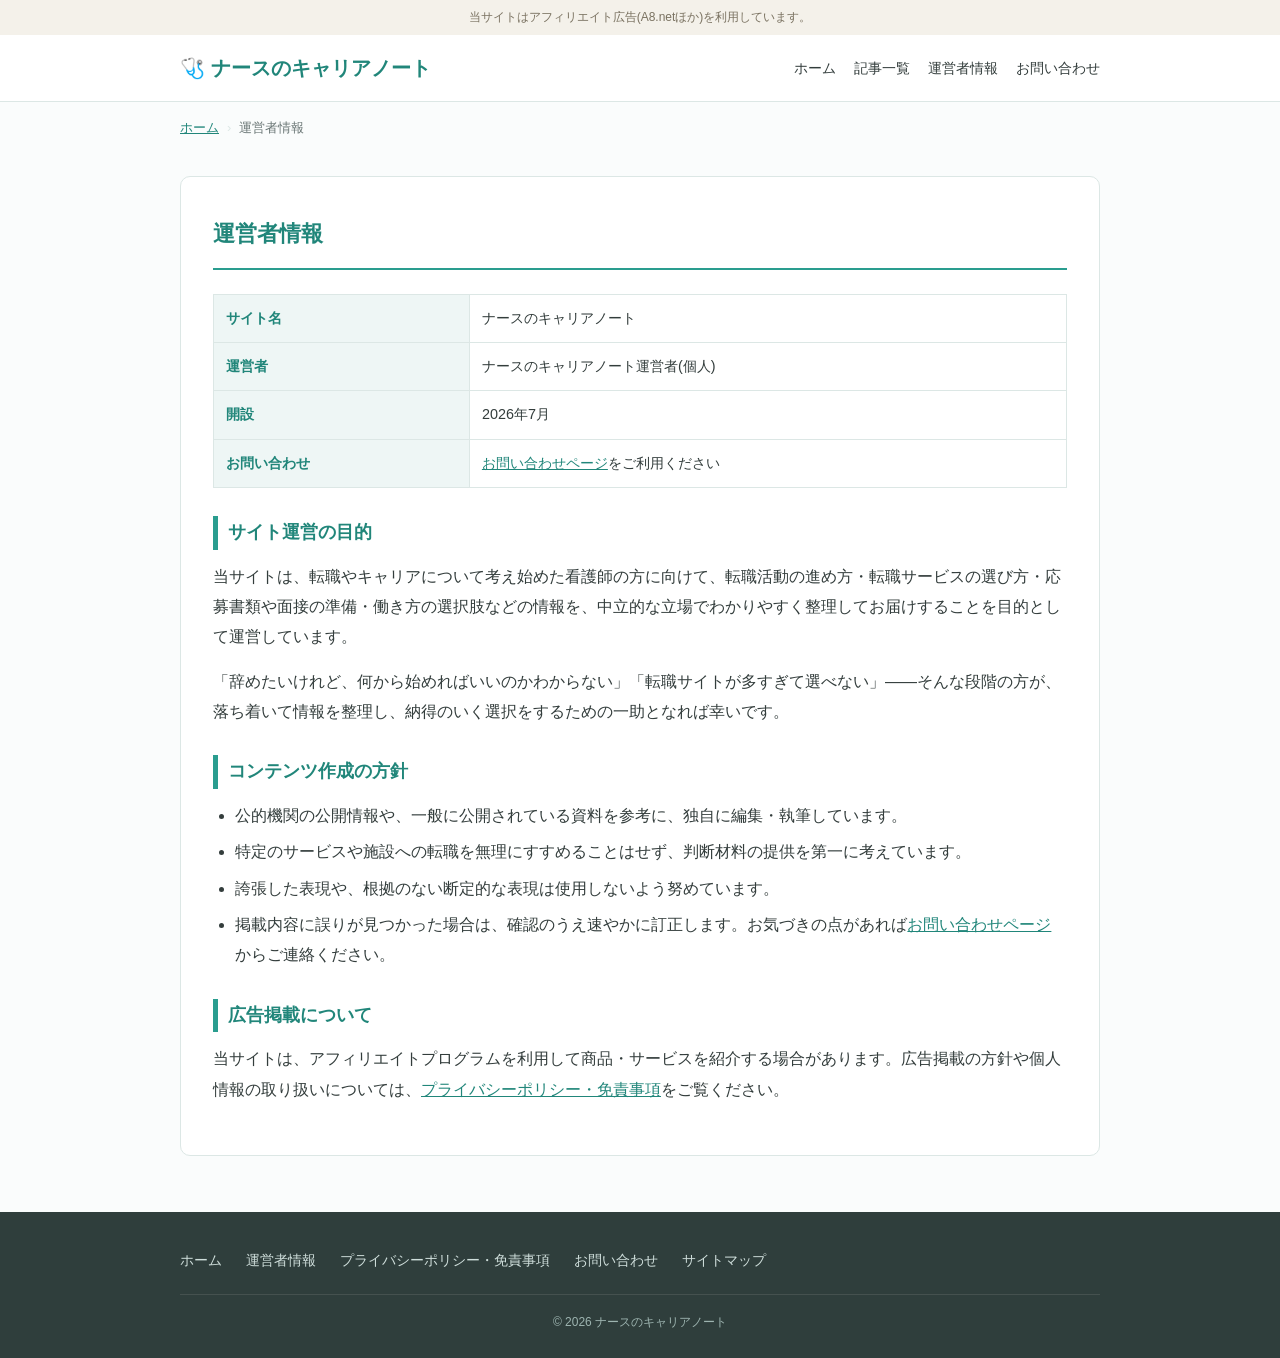
<file: about.html>
<!DOCTYPE html>
<html lang="ja">
<head>
  <meta charset="UTF-8">
  <meta name="viewport" content="width=device-width, initial-scale=1.0">
  <meta name="description" content="ナースのキャリアノートの運営者情報です。サイト運営の目的、コンテンツ作成の方針、連絡先についてご案内します。">
  <title>運営者情報|ナースのキャリアノート</title>
  <link rel="stylesheet" href="css/style.css">
</head>
<body>

  <div class="pr-notice">当サイトはアフィリエイト広告(A8.netほか)を利用しています。</div>

  <header class="site-header">
    <div class="container">
      <p class="site-title"><a href="index.html"><span class="site-title-icon">🩺</span>ナースのキャリアノート</a></p>
      <nav class="global-nav" aria-label="グローバルナビゲーション">
        <ul>
          <li><a href="index.html">ホーム</a></li>
          <li><a href="index.html#articles">記事一覧</a></li>
          <li><a href="about.html">運営者情報</a></li>
          <li><a href="contact.html">お問い合わせ</a></li>
        </ul>
      </nav>
    </div>
  </header>

  <div class="container">
    <nav class="breadcrumb" aria-label="パンくずリスト">
      <ol>
        <li><a href="index.html">ホーム</a></li>
        <li>運営者情報</li>
      </ol>
    </nav>

    <main>
      <div class="page-body">
        <h1>運営者情報</h1>

        <table>
          <tr>
            <th>サイト名</th>
            <td>ナースのキャリアノート</td>
          </tr>
          <tr>
            <th>運営者</th>
            <td>ナースのキャリアノート運営者(個人)</td>
          </tr>
          <tr>
            <th>開設</th>
            <td>2026年7月</td>
          </tr>
          <tr>
            <th>お問い合わせ</th>
            <td><a href="contact.html">お問い合わせページ</a>をご利用ください</td>
          </tr>
        </table>

        <h2>サイト運営の目的</h2>
        <p>当サイトは、転職やキャリアについて考え始めた看護師の方に向けて、転職活動の進め方・転職サービスの選び方・応募書類や面接の準備・働き方の選択肢などの情報を、中立的な立場でわかりやすく整理してお届けすることを目的として運営しています。</p>
        <p>「辞めたいけれど、何から始めればいいのかわからない」「転職サイトが多すぎて選べない」——そんな段階の方が、落ち着いて情報を整理し、納得のいく選択をするための一助となれば幸いです。</p>

        <h2>コンテンツ作成の方針</h2>
        <ul>
          <li>公的機関の公開情報や、一般に公開されている資料を参考に、独自に編集・執筆しています。</li>
          <li>特定のサービスや施設への転職を無理にすすめることはせず、判断材料の提供を第一に考えています。</li>
          <li>誇張した表現や、根拠のない断定的な表現は使用しないよう努めています。</li>
          <li>掲載内容に誤りが見つかった場合は、確認のうえ速やかに訂正します。お気づきの点があれば<a href="contact.html">お問い合わせページ</a>からご連絡ください。</li>
        </ul>

        <h2>広告掲載について</h2>
        <p>当サイトは、アフィリエイトプログラムを利用して商品・サービスを紹介する場合があります。広告掲載の方針や個人情報の取り扱いについては、<a href="privacy.html">プライバシーポリシー・免責事項</a>をご覧ください。</p>
      </div>
    </main>
  </div>

  <footer class="site-footer">
    <div class="container">
      <nav class="footer-nav" aria-label="フッターナビゲーション">
        <ul>
          <li><a href="index.html">ホーム</a></li>
          <li><a href="about.html">運営者情報</a></li>
          <li><a href="privacy.html">プライバシーポリシー・免責事項</a></li>
          <li><a href="contact.html">お問い合わせ</a></li>
          <li><a href="sitemap.html">サイトマップ</a></li>
        </ul>
      </nav>
      <p class="copyright">&copy; 2026 ナースのキャリアノート</p>
    </div>
  </footer>

</body>
</html>
</file>
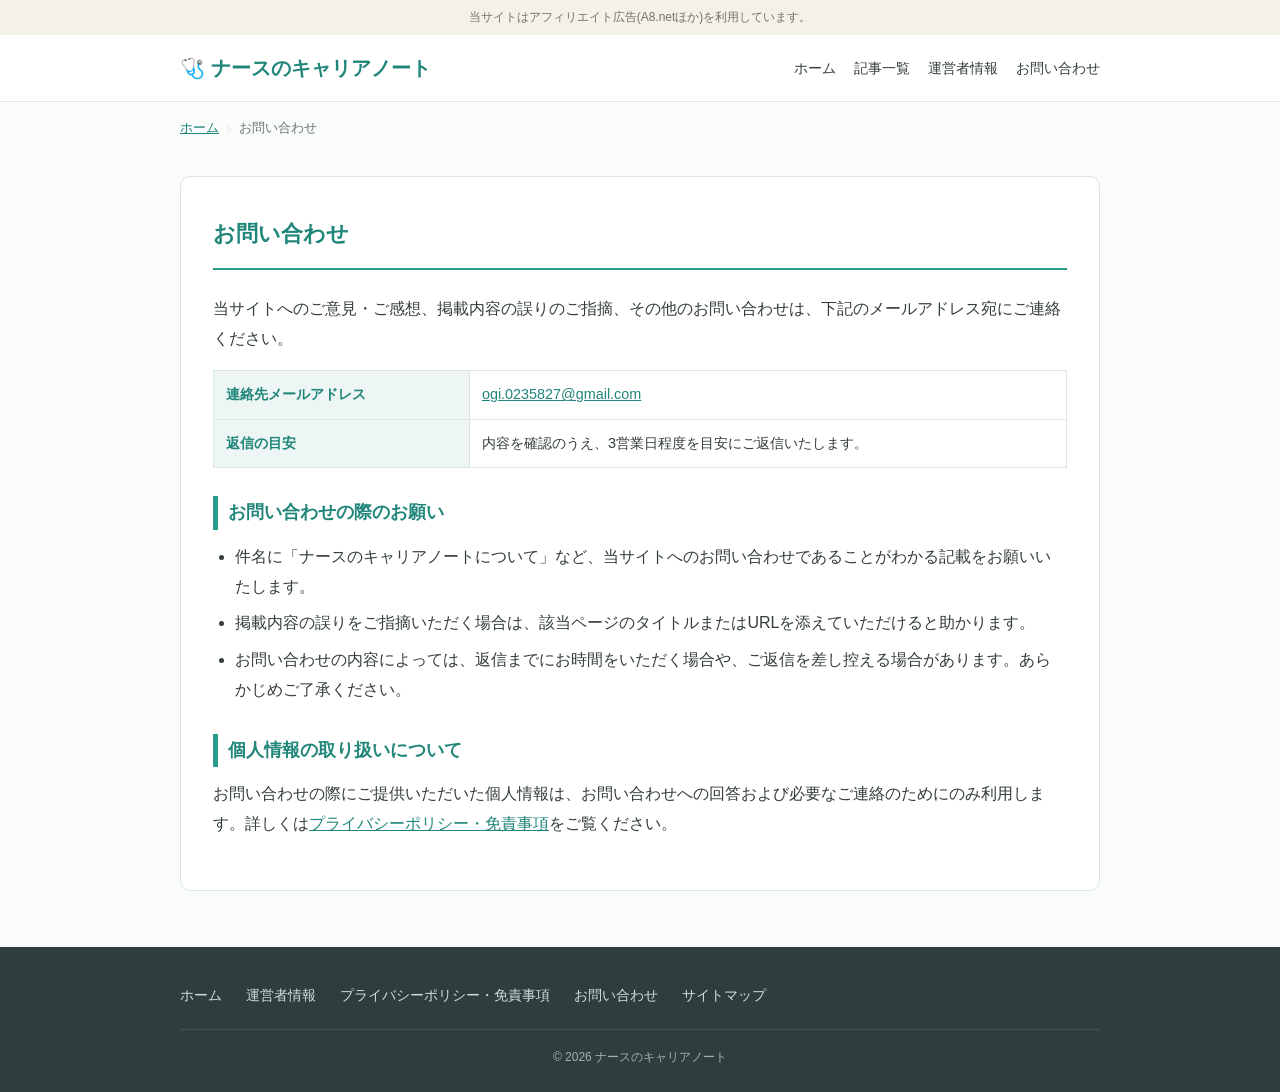
<file: contact.html>
<!DOCTYPE html>
<html lang="ja">
<head>
  <meta charset="UTF-8">
  <meta name="viewport" content="width=device-width, initial-scale=1.0">
  <meta name="description" content="ナースのキャリアノートへのお問い合わせ方法をご案内します。掲載内容の誤りのご指摘、ご意見・ご感想などはこちらからご連絡ください。">
  <title>お問い合わせ|ナースのキャリアノート</title>
  <link rel="stylesheet" href="css/style.css">
</head>
<body>

  <div class="pr-notice">当サイトはアフィリエイト広告(A8.netほか)を利用しています。</div>

  <header class="site-header">
    <div class="container">
      <p class="site-title"><a href="index.html"><span class="site-title-icon">🩺</span>ナースのキャリアノート</a></p>
      <nav class="global-nav" aria-label="グローバルナビゲーション">
        <ul>
          <li><a href="index.html">ホーム</a></li>
          <li><a href="index.html#articles">記事一覧</a></li>
          <li><a href="about.html">運営者情報</a></li>
          <li><a href="contact.html">お問い合わせ</a></li>
        </ul>
      </nav>
    </div>
  </header>

  <div class="container">
    <nav class="breadcrumb" aria-label="パンくずリスト">
      <ol>
        <li><a href="index.html">ホーム</a></li>
        <li>お問い合わせ</li>
      </ol>
    </nav>

    <main>
      <div class="page-body">
        <h1>お問い合わせ</h1>

        <p>当サイトへのご意見・ご感想、掲載内容の誤りのご指摘、その他のお問い合わせは、下記のメールアドレス宛にご連絡ください。</p>

        <!--
          Googleフォームに切り替える場合は、下のメールアドレス部分を
          <p><a class="btn" href="GoogleフォームのURL">お問い合わせフォームを開く</a></p>
          に差し替えてください。
        -->
        <table>
          <tr>
            <th>連絡先メールアドレス</th>
            <td><a href="mailto:ogi.0235827@gmail.com">ogi.0235827@gmail.com</a></td>
          </tr>
          <tr>
            <th>返信の目安</th>
            <td>内容を確認のうえ、3営業日程度を目安にご返信いたします。</td>
          </tr>
        </table>

        <h2>お問い合わせの際のお願い</h2>
        <ul>
          <li>件名に「ナースのキャリアノートについて」など、当サイトへのお問い合わせであることがわかる記載をお願いいたします。</li>
          <li>掲載内容の誤りをご指摘いただく場合は、該当ページのタイトルまたはURLを添えていただけると助かります。</li>
          <li>お問い合わせの内容によっては、返信までにお時間をいただく場合や、ご返信を差し控える場合があります。あらかじめご了承ください。</li>
        </ul>

        <h2>個人情報の取り扱いについて</h2>
        <p>お問い合わせの際にご提供いただいた個人情報は、お問い合わせへの回答および必要なご連絡のためにのみ利用します。詳しくは<a href="privacy.html">プライバシーポリシー・免責事項</a>をご覧ください。</p>
      </div>
    </main>
  </div>

  <footer class="site-footer">
    <div class="container">
      <nav class="footer-nav" aria-label="フッターナビゲーション">
        <ul>
          <li><a href="index.html">ホーム</a></li>
          <li><a href="about.html">運営者情報</a></li>
          <li><a href="privacy.html">プライバシーポリシー・免責事項</a></li>
          <li><a href="contact.html">お問い合わせ</a></li>
          <li><a href="sitemap.html">サイトマップ</a></li>
        </ul>
      </nav>
      <p class="copyright">&copy; 2026 ナースのキャリアノート</p>
    </div>
  </footer>

</body>
</html>
</file>
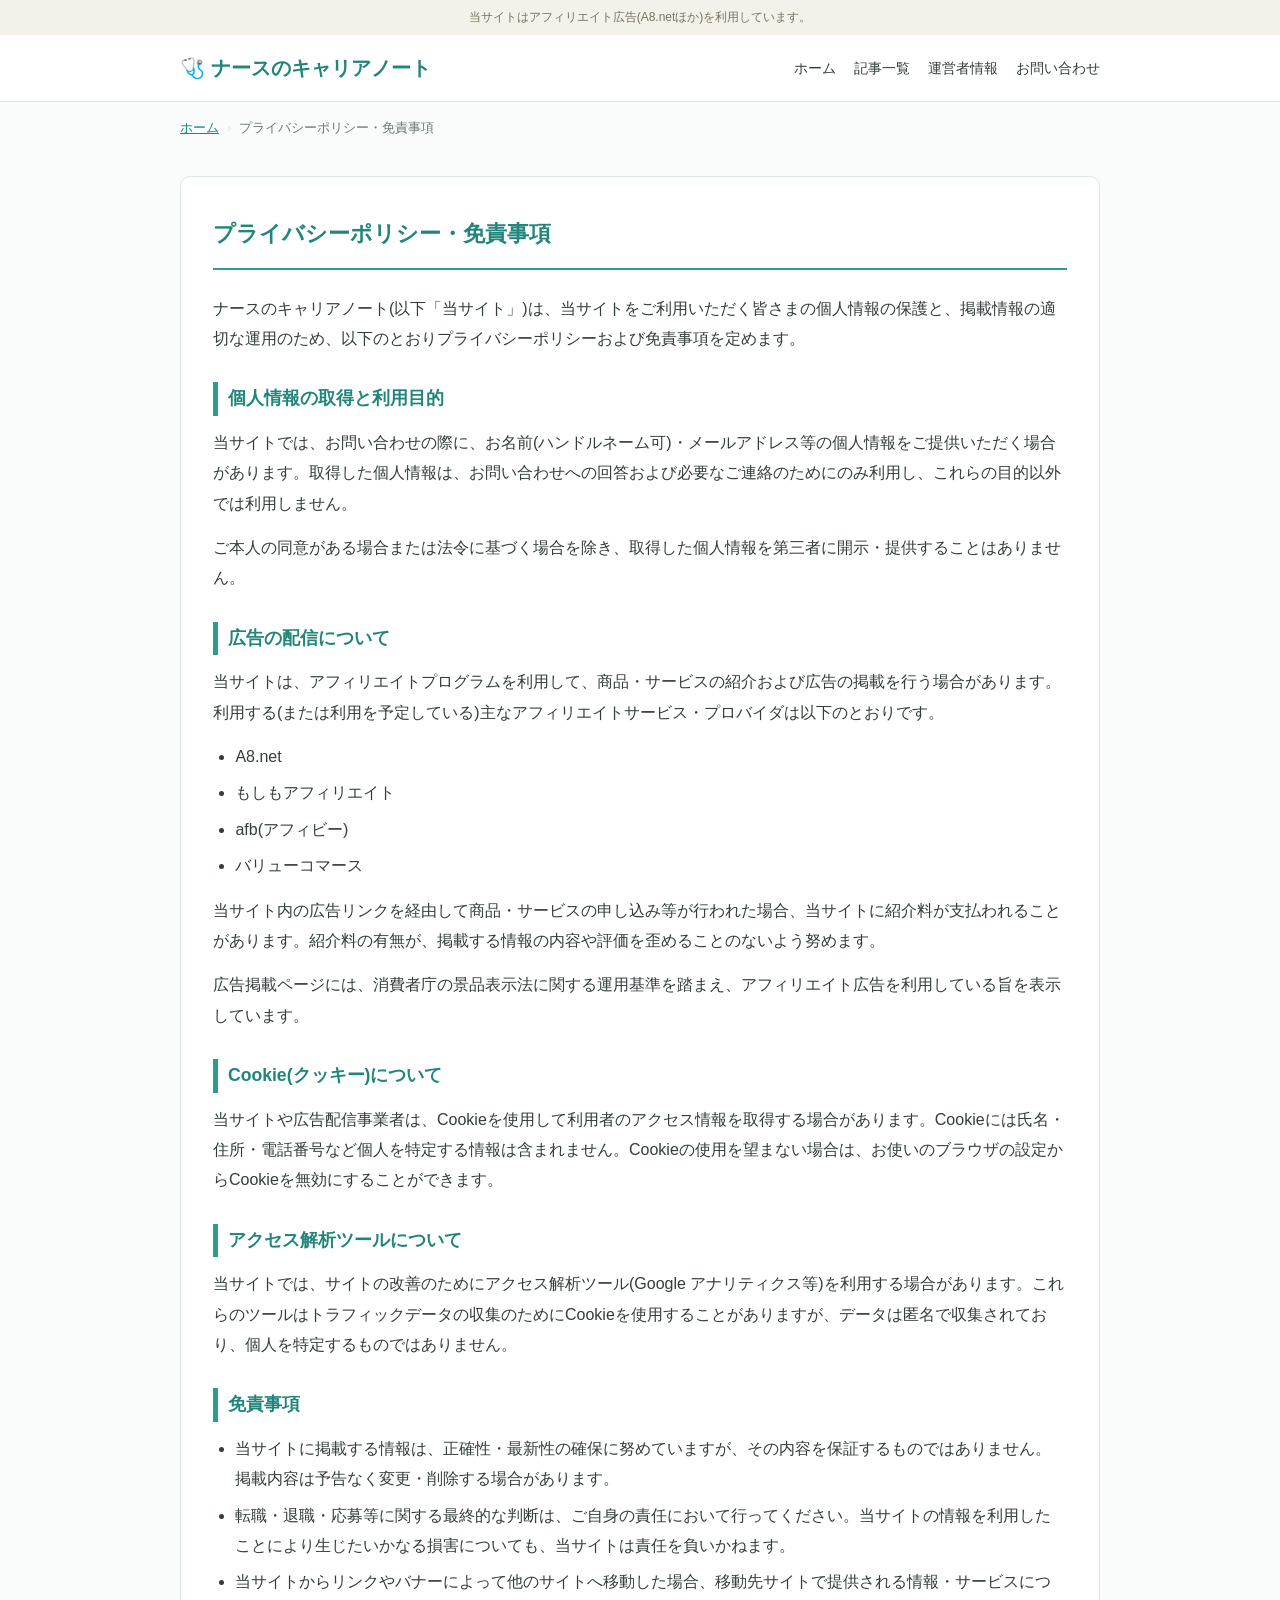
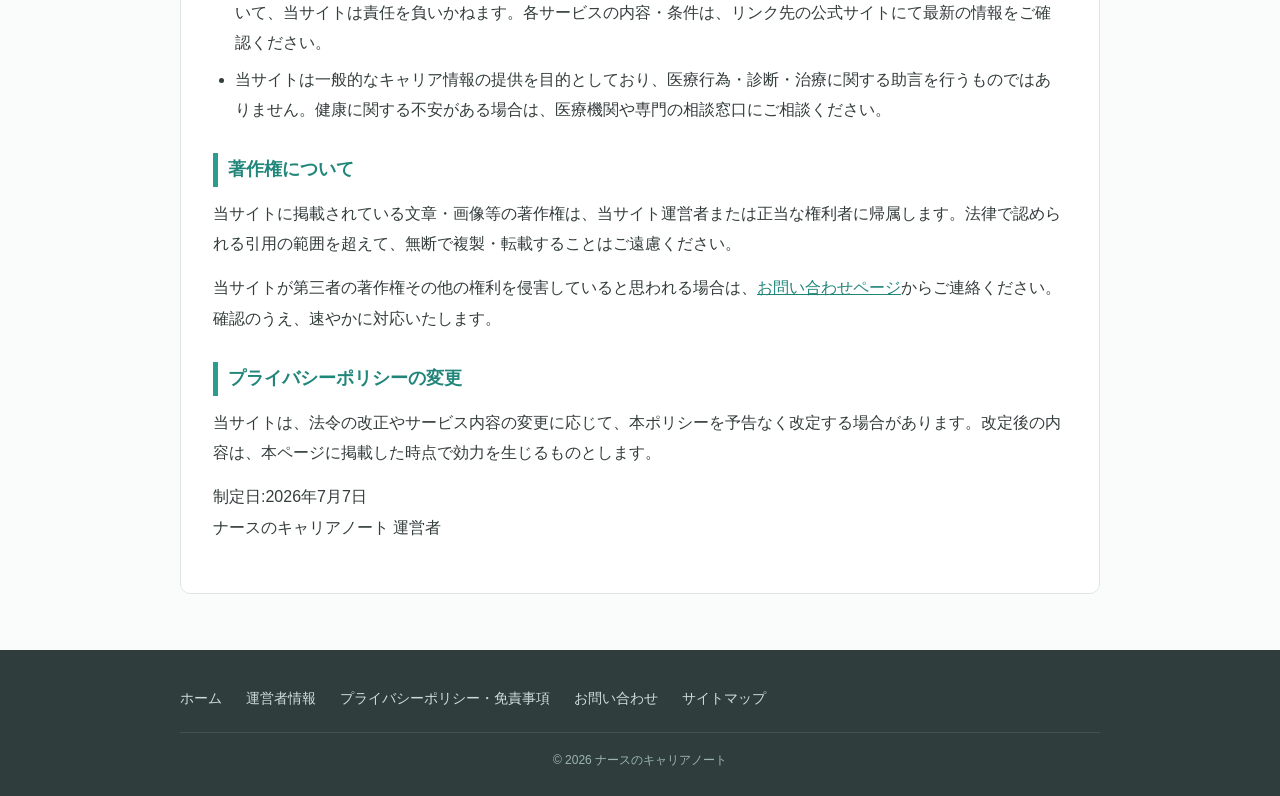
<file: privacy.html>
<!DOCTYPE html>
<html lang="ja">
<head>
  <meta charset="UTF-8">
  <meta name="viewport" content="width=device-width, initial-scale=1.0">
  <meta name="description" content="ナースのキャリアノートのプライバシーポリシーおよび免責事項です。広告配信、Cookie、アクセス解析、個人情報の取り扱い、著作権についてご案内します。">
  <title>プライバシーポリシー・免責事項|ナースのキャリアノート</title>
  <link rel="stylesheet" href="css/style.css">
</head>
<body>

  <div class="pr-notice">当サイトはアフィリエイト広告(A8.netほか)を利用しています。</div>

  <header class="site-header">
    <div class="container">
      <p class="site-title"><a href="index.html"><span class="site-title-icon">🩺</span>ナースのキャリアノート</a></p>
      <nav class="global-nav" aria-label="グローバルナビゲーション">
        <ul>
          <li><a href="index.html">ホーム</a></li>
          <li><a href="index.html#articles">記事一覧</a></li>
          <li><a href="about.html">運営者情報</a></li>
          <li><a href="contact.html">お問い合わせ</a></li>
        </ul>
      </nav>
    </div>
  </header>

  <div class="container">
    <nav class="breadcrumb" aria-label="パンくずリスト">
      <ol>
        <li><a href="index.html">ホーム</a></li>
        <li>プライバシーポリシー・免責事項</li>
      </ol>
    </nav>

    <main>
      <div class="page-body">
        <h1>プライバシーポリシー・免責事項</h1>
        <p>ナースのキャリアノート(以下「当サイト」)は、当サイトをご利用いただく皆さまの個人情報の保護と、掲載情報の適切な運用のため、以下のとおりプライバシーポリシーおよび免責事項を定めます。</p>

        <h2>個人情報の取得と利用目的</h2>
        <p>当サイトでは、お問い合わせの際に、お名前(ハンドルネーム可)・メールアドレス等の個人情報をご提供いただく場合があります。取得した個人情報は、お問い合わせへの回答および必要なご連絡のためにのみ利用し、これらの目的以外では利用しません。</p>
        <p>ご本人の同意がある場合または法令に基づく場合を除き、取得した個人情報を第三者に開示・提供することはありません。</p>

        <h2>広告の配信について</h2>
        <p>当サイトは、アフィリエイトプログラムを利用して、商品・サービスの紹介および広告の掲載を行う場合があります。利用する(または利用を予定している)主なアフィリエイトサービス・プロバイダは以下のとおりです。</p>
        <ul>
          <li>A8.net</li>
          <li>もしもアフィリエイト</li>
          <li>afb(アフィビー)</li>
          <li>バリューコマース</li>
        </ul>
        <p>当サイト内の広告リンクを経由して商品・サービスの申し込み等が行われた場合、当サイトに紹介料が支払われることがあります。紹介料の有無が、掲載する情報の内容や評価を歪めることのないよう努めます。</p>
        <p>広告掲載ページには、消費者庁の景品表示法に関する運用基準を踏まえ、アフィリエイト広告を利用している旨を表示しています。</p>

        <h2>Cookie(クッキー)について</h2>
        <p>当サイトや広告配信事業者は、Cookieを使用して利用者のアクセス情報を取得する場合があります。Cookieには氏名・住所・電話番号など個人を特定する情報は含まれません。Cookieの使用を望まない場合は、お使いのブラウザの設定からCookieを無効にすることができます。</p>

        <h2>アクセス解析ツールについて</h2>
        <p>当サイトでは、サイトの改善のためにアクセス解析ツール(Google アナリティクス等)を利用する場合があります。これらのツールはトラフィックデータの収集のためにCookieを使用することがありますが、データは匿名で収集されており、個人を特定するものではありません。</p>

        <h2>免責事項</h2>
        <ul>
          <li>当サイトに掲載する情報は、正確性・最新性の確保に努めていますが、その内容を保証するものではありません。掲載内容は予告なく変更・削除する場合があります。</li>
          <li>転職・退職・応募等に関する最終的な判断は、ご自身の責任において行ってください。当サイトの情報を利用したことにより生じたいかなる損害についても、当サイトは責任を負いかねます。</li>
          <li>当サイトからリンクやバナーによって他のサイトへ移動した場合、移動先サイトで提供される情報・サービスについて、当サイトは責任を負いかねます。各サービスの内容・条件は、リンク先の公式サイトにて最新の情報をご確認ください。</li>
          <li>当サイトは一般的なキャリア情報の提供を目的としており、医療行為・診断・治療に関する助言を行うものではありません。健康に関する不安がある場合は、医療機関や専門の相談窓口にご相談ください。</li>
        </ul>

        <h2>著作権について</h2>
        <p>当サイトに掲載されている文章・画像等の著作権は、当サイト運営者または正当な権利者に帰属します。法律で認められる引用の範囲を超えて、無断で複製・転載することはご遠慮ください。</p>
        <p>当サイトが第三者の著作権その他の権利を侵害していると思われる場合は、<a href="contact.html">お問い合わせページ</a>からご連絡ください。確認のうえ、速やかに対応いたします。</p>

        <h2>プライバシーポリシーの変更</h2>
        <p>当サイトは、法令の改正やサービス内容の変更に応じて、本ポリシーを予告なく改定する場合があります。改定後の内容は、本ページに掲載した時点で効力を生じるものとします。</p>

        <p>制定日:2026年7月7日<br>ナースのキャリアノート 運営者</p>
      </div>
    </main>
  </div>

  <footer class="site-footer">
    <div class="container">
      <nav class="footer-nav" aria-label="フッターナビゲーション">
        <ul>
          <li><a href="index.html">ホーム</a></li>
          <li><a href="about.html">運営者情報</a></li>
          <li><a href="privacy.html">プライバシーポリシー・免責事項</a></li>
          <li><a href="contact.html">お問い合わせ</a></li>
          <li><a href="sitemap.html">サイトマップ</a></li>
        </ul>
      </nav>
      <p class="copyright">&copy; 2026 ナースのキャリアノート</p>
    </div>
  </footer>

</body>
</html>
</file>
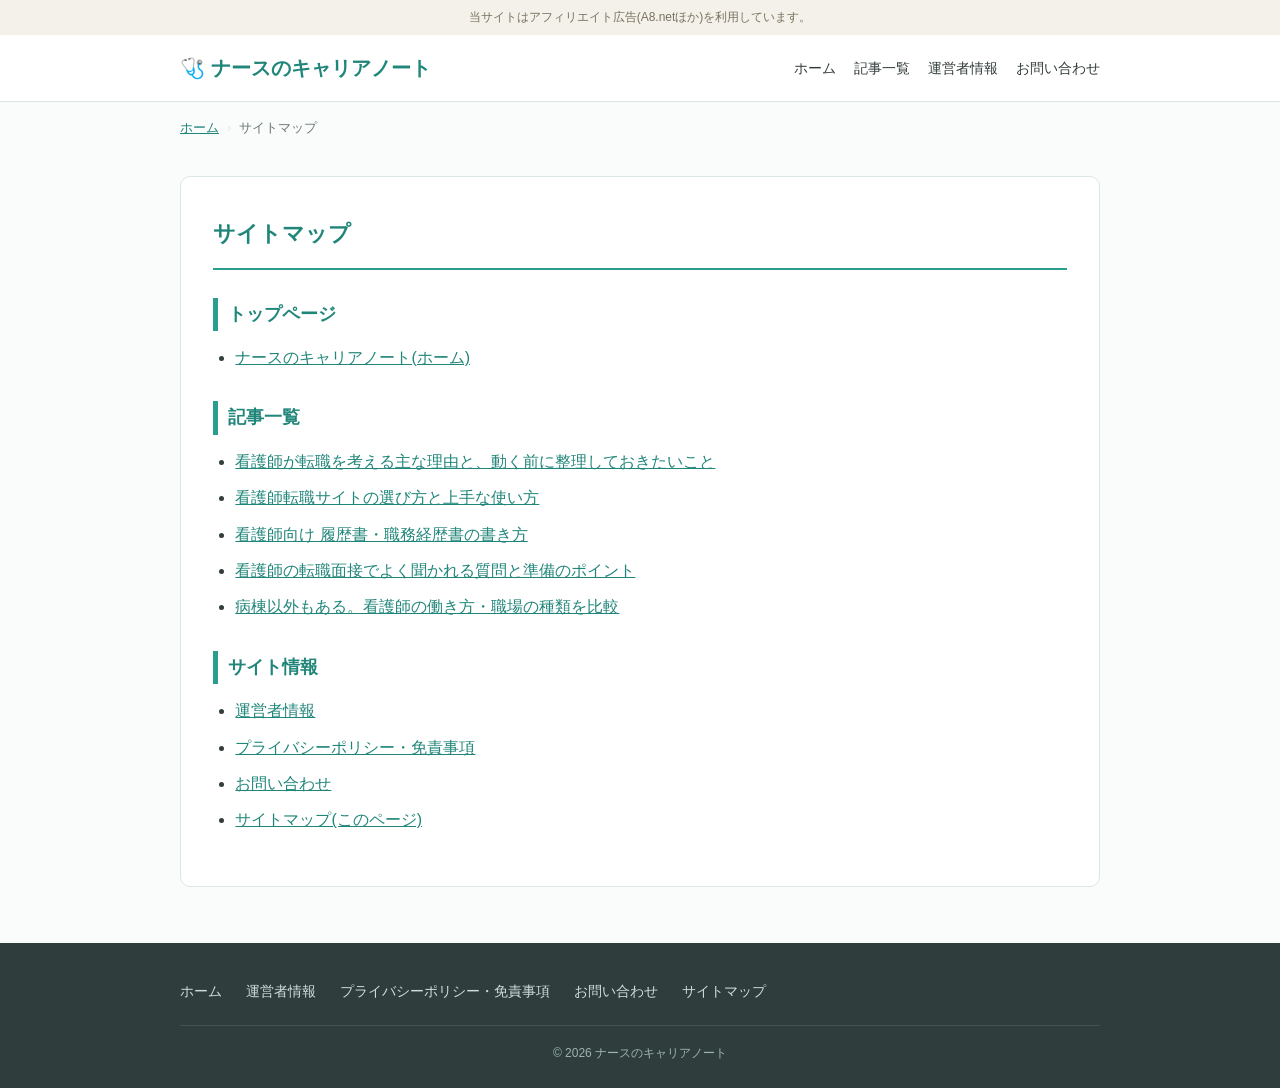
<file: sitemap.html>
<!DOCTYPE html>
<html lang="ja">
<head>
  <meta charset="UTF-8">
  <meta name="viewport" content="width=device-width, initial-scale=1.0">
  <meta name="description" content="ナースのキャリアノートのサイトマップです。すべてのページの一覧をご覧いただけます。">
  <title>サイトマップ|ナースのキャリアノート</title>
  <link rel="stylesheet" href="css/style.css">
</head>
<body>

  <div class="pr-notice">当サイトはアフィリエイト広告(A8.netほか)を利用しています。</div>

  <header class="site-header">
    <div class="container">
      <p class="site-title"><a href="index.html"><span class="site-title-icon">🩺</span>ナースのキャリアノート</a></p>
      <nav class="global-nav" aria-label="グローバルナビゲーション">
        <ul>
          <li><a href="index.html">ホーム</a></li>
          <li><a href="index.html#articles">記事一覧</a></li>
          <li><a href="about.html">運営者情報</a></li>
          <li><a href="contact.html">お問い合わせ</a></li>
        </ul>
      </nav>
    </div>
  </header>

  <div class="container">
    <nav class="breadcrumb" aria-label="パンくずリスト">
      <ol>
        <li><a href="index.html">ホーム</a></li>
        <li>サイトマップ</li>
      </ol>
    </nav>

    <main>
      <div class="page-body">
        <h1>サイトマップ</h1>

        <h2>トップページ</h2>
        <ul>
          <li><a href="index.html">ナースのキャリアノート(ホーム)</a></li>
        </ul>

        <h2>記事一覧</h2>
        <ul>
          <li><a href="articles/reasons.html">看護師が転職を考える主な理由と、動く前に整理しておきたいこと</a></li>
          <li><a href="articles/how-to-choose.html">看護師転職サイトの選び方と上手な使い方</a></li>
          <li><a href="articles/resume.html">看護師向け 履歴書・職務経歴書の書き方</a></li>
          <li><a href="articles/interview.html">看護師の転職面接でよく聞かれる質問と準備のポイント</a></li>
          <li><a href="articles/workstyle.html">病棟以外もある。看護師の働き方・職場の種類を比較</a></li>
        </ul>

        <h2>サイト情報</h2>
        <ul>
          <li><a href="about.html">運営者情報</a></li>
          <li><a href="privacy.html">プライバシーポリシー・免責事項</a></li>
          <li><a href="contact.html">お問い合わせ</a></li>
          <li><a href="sitemap.html">サイトマップ(このページ)</a></li>
        </ul>
      </div>
    </main>
  </div>

  <footer class="site-footer">
    <div class="container">
      <nav class="footer-nav" aria-label="フッターナビゲーション">
        <ul>
          <li><a href="index.html">ホーム</a></li>
          <li><a href="about.html">運営者情報</a></li>
          <li><a href="privacy.html">プライバシーポリシー・免責事項</a></li>
          <li><a href="contact.html">お問い合わせ</a></li>
          <li><a href="sitemap.html">サイトマップ</a></li>
        </ul>
      </nav>
      <p class="copyright">&copy; 2026 ナースのキャリアノート</p>
    </div>
  </footer>

</body>
</html>
</file>
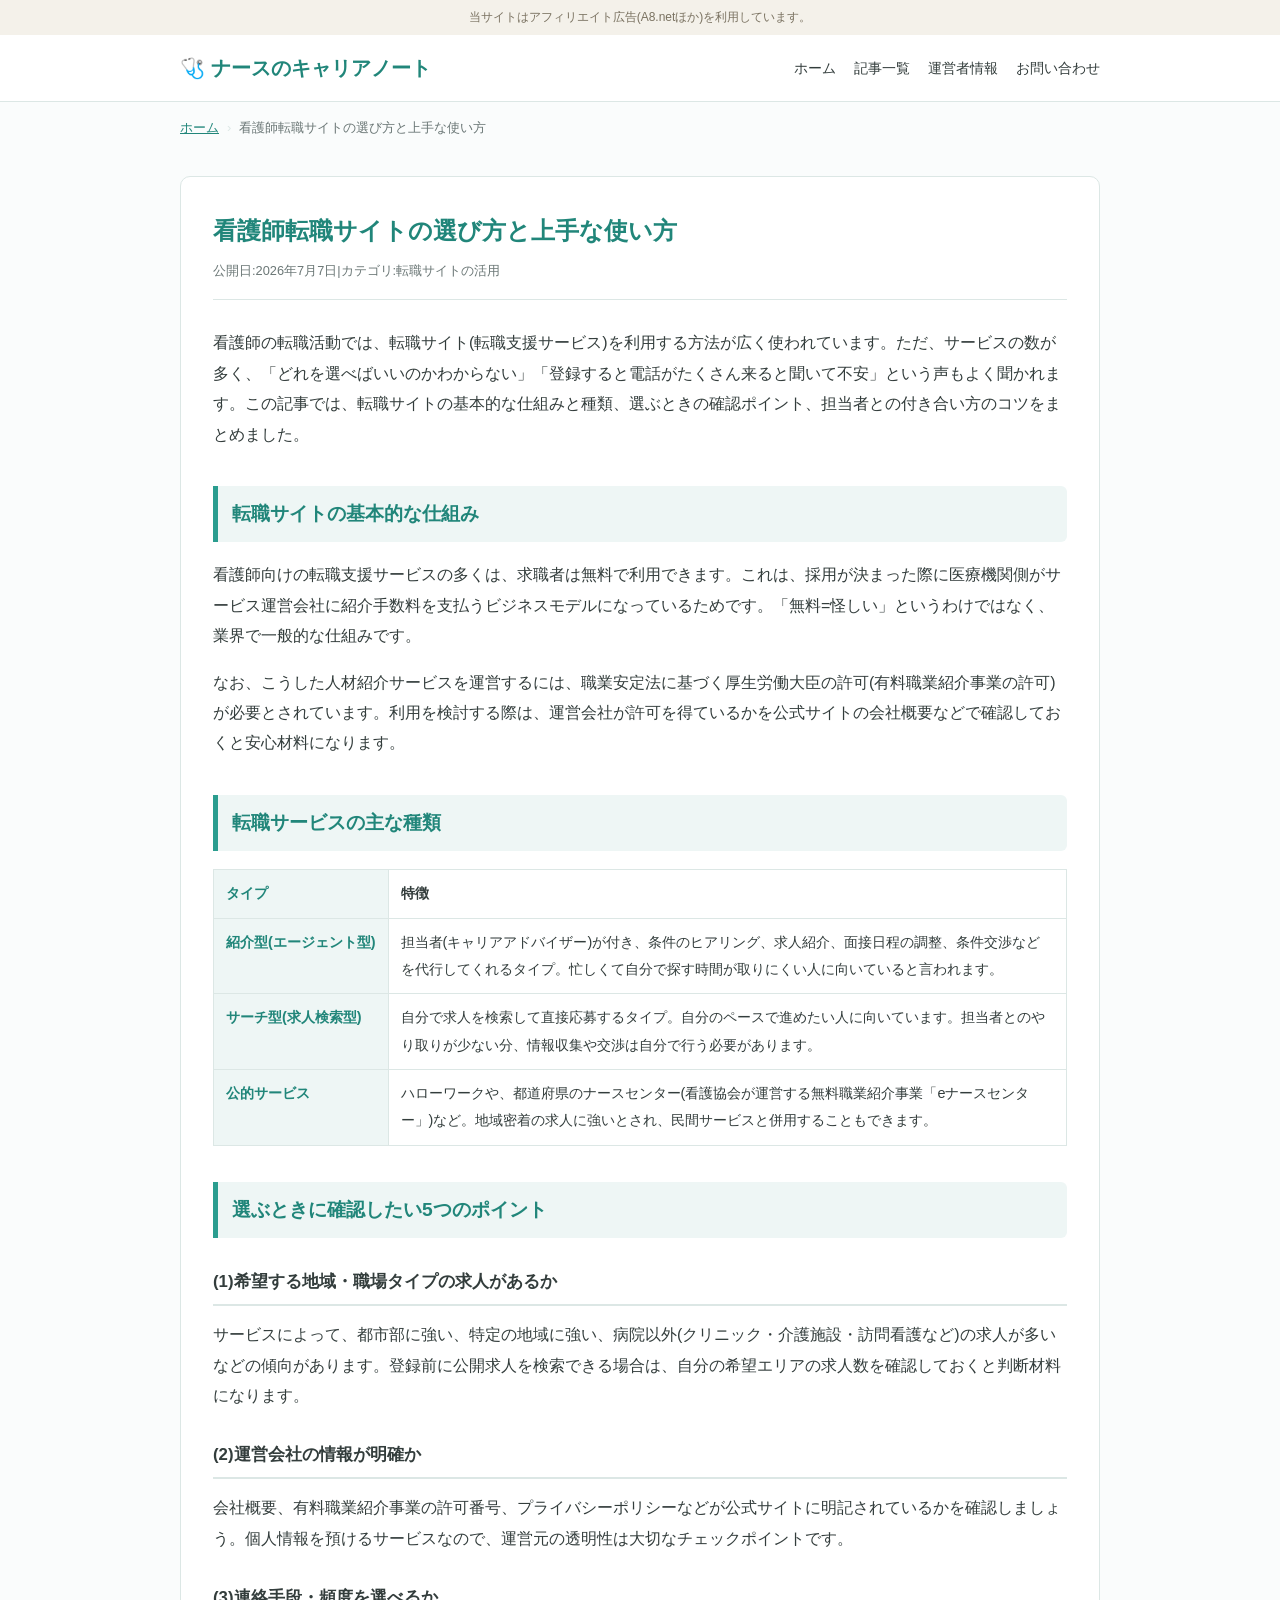
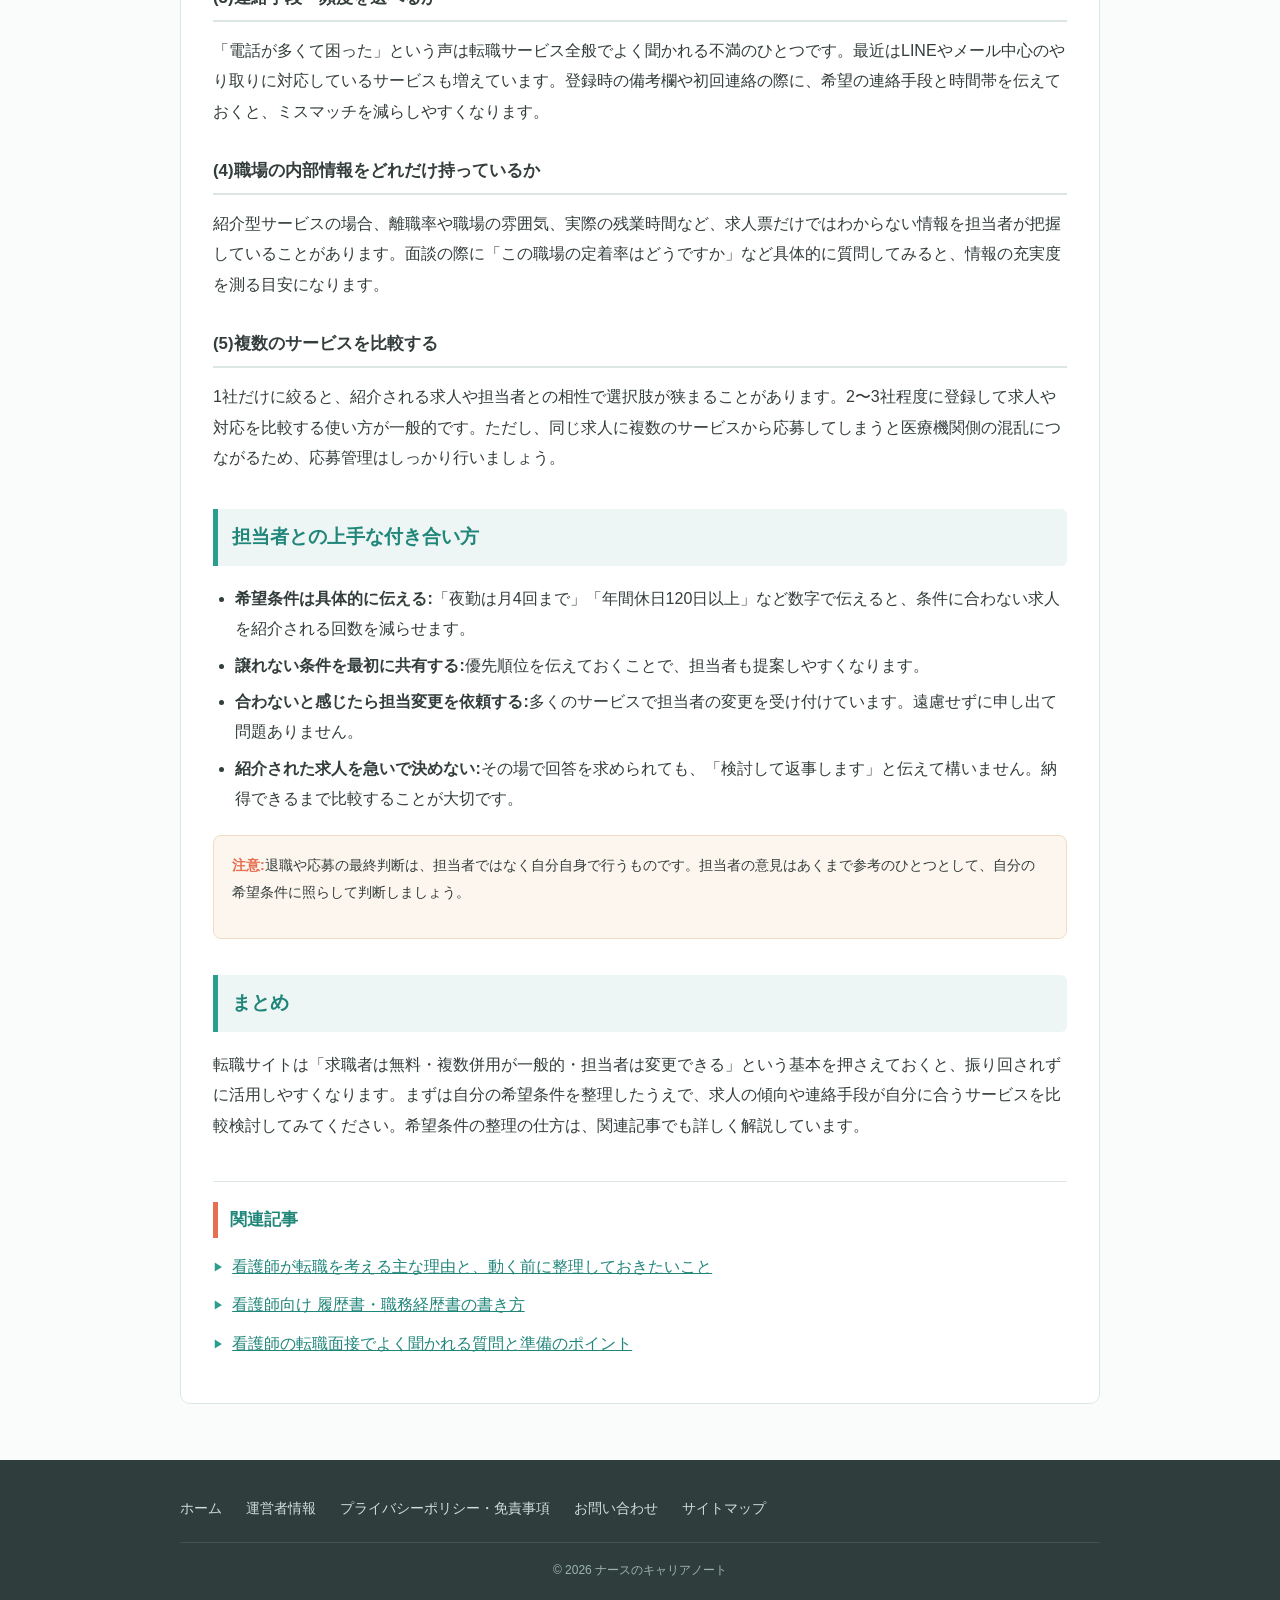
<file: articles/how-to-choose.html>
<!DOCTYPE html>
<html lang="ja">
<head>
  <meta charset="UTF-8">
  <meta name="viewport" content="width=device-width, initial-scale=1.0">
  <meta name="description" content="看護師転職サイトの仕組みと種類、選ぶときに確認したいポイント、担当者(キャリアアドバイザー)との上手な付き合い方を解説します。">
  <title>看護師転職サイトの選び方と上手な使い方|ナースのキャリアノート</title>
  <link rel="stylesheet" href="../css/style.css">
</head>
<body>

  <div class="pr-notice">当サイトはアフィリエイト広告(A8.netほか)を利用しています。</div>

  <header class="site-header">
    <div class="container">
      <p class="site-title"><a href="../index.html"><span class="site-title-icon">🩺</span>ナースのキャリアノート</a></p>
      <nav class="global-nav" aria-label="グローバルナビゲーション">
        <ul>
          <li><a href="../index.html">ホーム</a></li>
          <li><a href="../index.html#articles">記事一覧</a></li>
          <li><a href="../about.html">運営者情報</a></li>
          <li><a href="../contact.html">お問い合わせ</a></li>
        </ul>
      </nav>
    </div>
  </header>

  <div class="container">
    <nav class="breadcrumb" aria-label="パンくずリスト">
      <ol>
        <li><a href="../index.html">ホーム</a></li>
        <li>看護師転職サイトの選び方と上手な使い方</li>
      </ol>
    </nav>

    <main>
      <article class="article">
        <header>
          <h1>看護師転職サイトの選び方と上手な使い方</h1>
          <p class="article-meta">公開日:2026年7月7日|カテゴリ:転職サイトの活用</p>
        </header>

        <p>看護師の転職活動では、転職サイト(転職支援サービス)を利用する方法が広く使われています。ただ、サービスの数が多く、「どれを選べばいいのかわからない」「登録すると電話がたくさん来ると聞いて不安」という声もよく聞かれます。この記事では、転職サイトの基本的な仕組みと種類、選ぶときの確認ポイント、担当者との付き合い方のコツをまとめました。</p>

        <h2>転職サイトの基本的な仕組み</h2>
        <p>看護師向けの転職支援サービスの多くは、求職者は無料で利用できます。これは、採用が決まった際に医療機関側がサービス運営会社に紹介手数料を支払うビジネスモデルになっているためです。「無料=怪しい」というわけではなく、業界で一般的な仕組みです。</p>
        <p>なお、こうした人材紹介サービスを運営するには、職業安定法に基づく厚生労働大臣の許可(有料職業紹介事業の許可)が必要とされています。利用を検討する際は、運営会社が許可を得ているかを公式サイトの会社概要などで確認しておくと安心材料になります。</p>

        <h2>転職サービスの主な種類</h2>
        <table>
          <tr>
            <th>タイプ</th>
            <td><strong>特徴</strong></td>
          </tr>
          <tr>
            <th>紹介型(エージェント型)</th>
            <td>担当者(キャリアアドバイザー)が付き、条件のヒアリング、求人紹介、面接日程の調整、条件交渉などを代行してくれるタイプ。忙しくて自分で探す時間が取りにくい人に向いていると言われます。</td>
          </tr>
          <tr>
            <th>サーチ型(求人検索型)</th>
            <td>自分で求人を検索して直接応募するタイプ。自分のペースで進めたい人に向いています。担当者とのやり取りが少ない分、情報収集や交渉は自分で行う必要があります。</td>
          </tr>
          <tr>
            <th>公的サービス</th>
            <td>ハローワークや、都道府県のナースセンター(看護協会が運営する無料職業紹介事業「eナースセンター」)など。地域密着の求人に強いとされ、民間サービスと併用することもできます。</td>
          </tr>
        </table>

        <h2>選ぶときに確認したい5つのポイント</h2>

        <h3>(1)希望する地域・職場タイプの求人があるか</h3>
        <p>サービスによって、都市部に強い、特定の地域に強い、病院以外(クリニック・介護施設・訪問看護など)の求人が多いなどの傾向があります。登録前に公開求人を検索できる場合は、自分の希望エリアの求人数を確認しておくと判断材料になります。</p>

        <h3>(2)運営会社の情報が明確か</h3>
        <p>会社概要、有料職業紹介事業の許可番号、プライバシーポリシーなどが公式サイトに明記されているかを確認しましょう。個人情報を預けるサービスなので、運営元の透明性は大切なチェックポイントです。</p>

        <h3>(3)連絡手段・頻度を選べるか</h3>
        <p>「電話が多くて困った」という声は転職サービス全般でよく聞かれる不満のひとつです。最近はLINEやメール中心のやり取りに対応しているサービスも増えています。登録時の備考欄や初回連絡の際に、希望の連絡手段と時間帯を伝えておくと、ミスマッチを減らしやすくなります。</p>

        <h3>(4)職場の内部情報をどれだけ持っているか</h3>
        <p>紹介型サービスの場合、離職率や職場の雰囲気、実際の残業時間など、求人票だけではわからない情報を担当者が把握していることがあります。面談の際に「この職場の定着率はどうですか」など具体的に質問してみると、情報の充実度を測る目安になります。</p>

        <h3>(5)複数のサービスを比較する</h3>
        <p>1社だけに絞ると、紹介される求人や担当者との相性で選択肢が狭まることがあります。2〜3社程度に登録して求人や対応を比較する使い方が一般的です。ただし、同じ求人に複数のサービスから応募してしまうと医療機関側の混乱につながるため、応募管理はしっかり行いましょう。</p>

        <h2>担当者との上手な付き合い方</h2>
        <ul>
          <li><strong>希望条件は具体的に伝える:</strong>「夜勤は月4回まで」「年間休日120日以上」など数字で伝えると、条件に合わない求人を紹介される回数を減らせます。</li>
          <li><strong>譲れない条件を最初に共有する:</strong>優先順位を伝えておくことで、担当者も提案しやすくなります。</li>
          <li><strong>合わないと感じたら担当変更を依頼する:</strong>多くのサービスで担当者の変更を受け付けています。遠慮せずに申し出て問題ありません。</li>
          <li><strong>紹介された求人を急いで決めない:</strong>その場で回答を求められても、「検討して返事します」と伝えて構いません。納得できるまで比較することが大切です。</li>
        </ul>

        <div class="note-box">
          <p><strong>注意:</strong>退職や応募の最終判断は、担当者ではなく自分自身で行うものです。担当者の意見はあくまで参考のひとつとして、自分の希望条件に照らして判断しましょう。</p>
        </div>

        <h2>まとめ</h2>
        <p>転職サイトは「求職者は無料・複数併用が一般的・担当者は変更できる」という基本を押さえておくと、振り回されずに活用しやすくなります。まずは自分の希望条件を整理したうえで、求人の傾向や連絡手段が自分に合うサービスを比較検討してみてください。希望条件の整理の仕方は、関連記事でも詳しく解説しています。</p>

        <section class="related">
          <h2>関連記事</h2>
          <ul>
            <li><a href="reasons.html">看護師が転職を考える主な理由と、動く前に整理しておきたいこと</a></li>
            <li><a href="resume.html">看護師向け 履歴書・職務経歴書の書き方</a></li>
            <li><a href="interview.html">看護師の転職面接でよく聞かれる質問と準備のポイント</a></li>
          </ul>
        </section>
      </article>
    </main>
  </div>

  <footer class="site-footer">
    <div class="container">
      <nav class="footer-nav" aria-label="フッターナビゲーション">
        <ul>
          <li><a href="../index.html">ホーム</a></li>
          <li><a href="../about.html">運営者情報</a></li>
          <li><a href="../privacy.html">プライバシーポリシー・免責事項</a></li>
          <li><a href="../contact.html">お問い合わせ</a></li>
          <li><a href="../sitemap.html">サイトマップ</a></li>
        </ul>
      </nav>
      <p class="copyright">&copy; 2026 ナースのキャリアノート</p>
    </div>
  </footer>

</body>
</html>
</file>
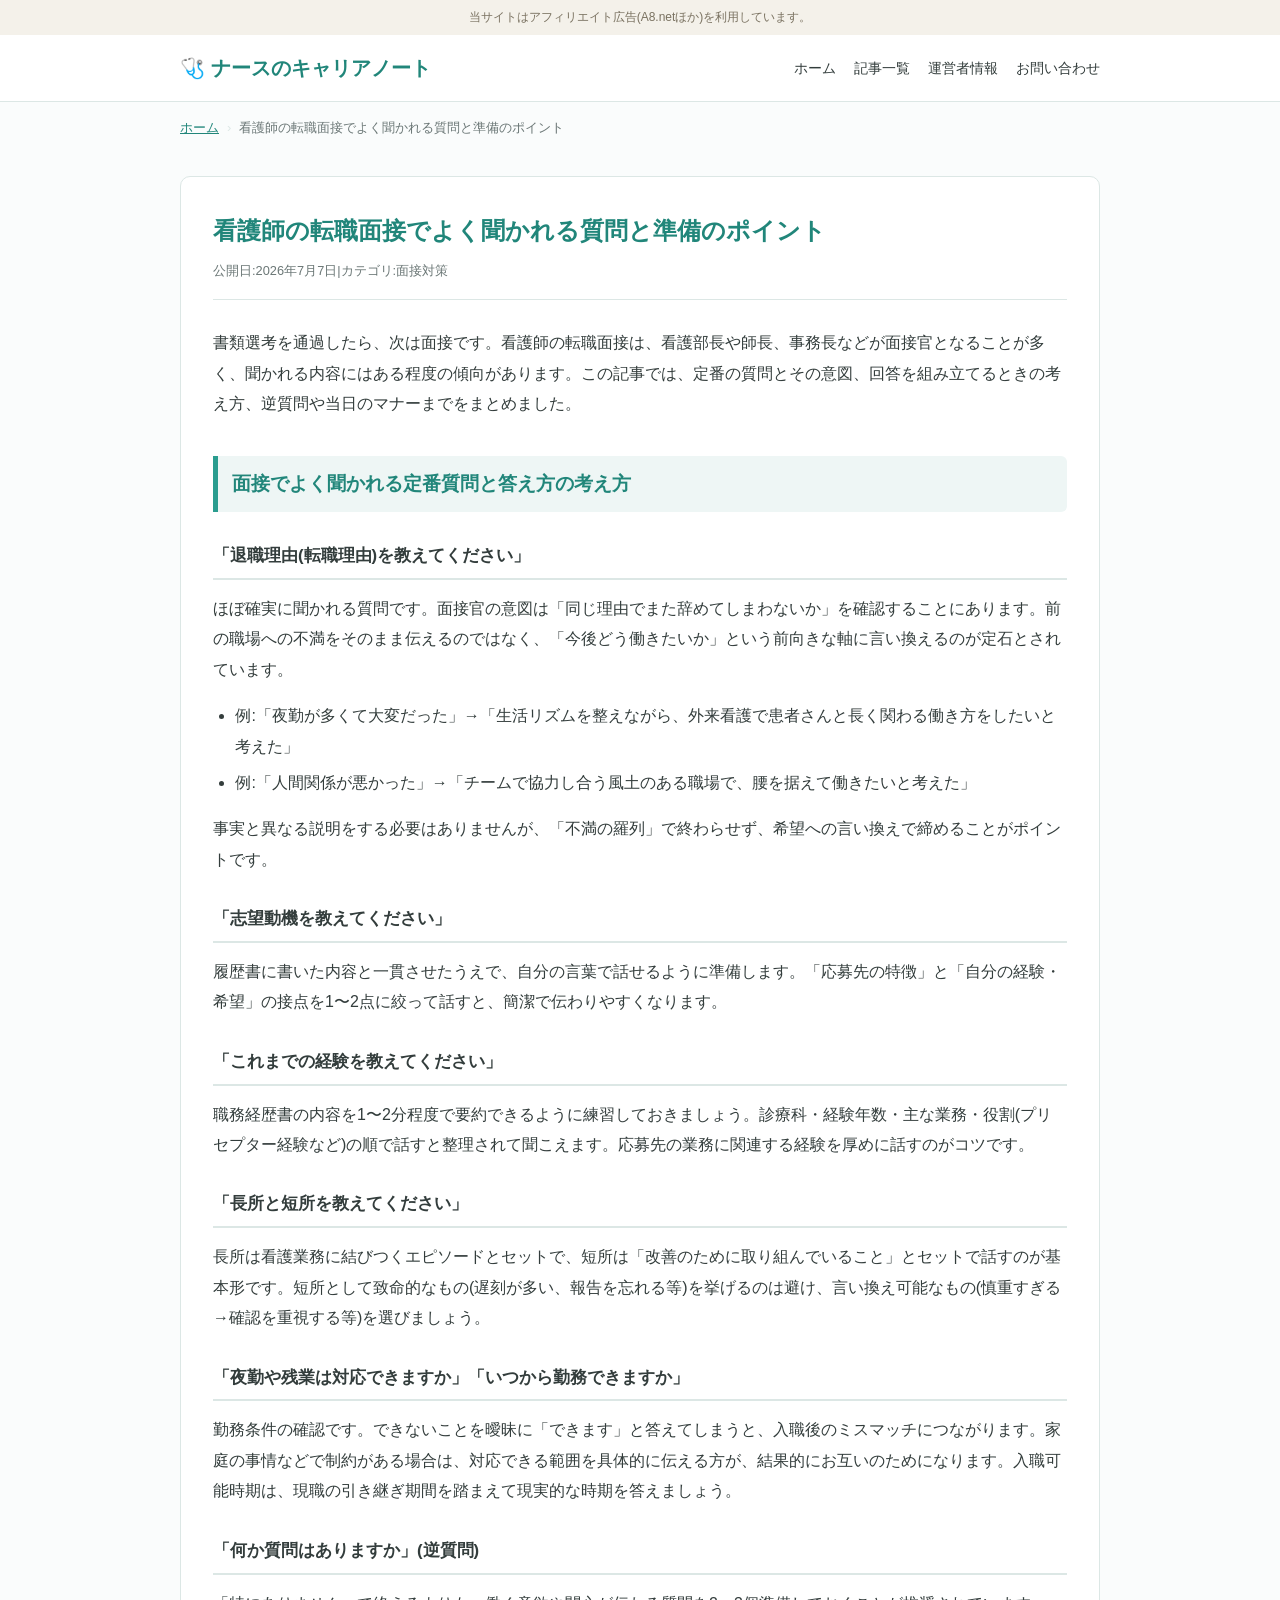
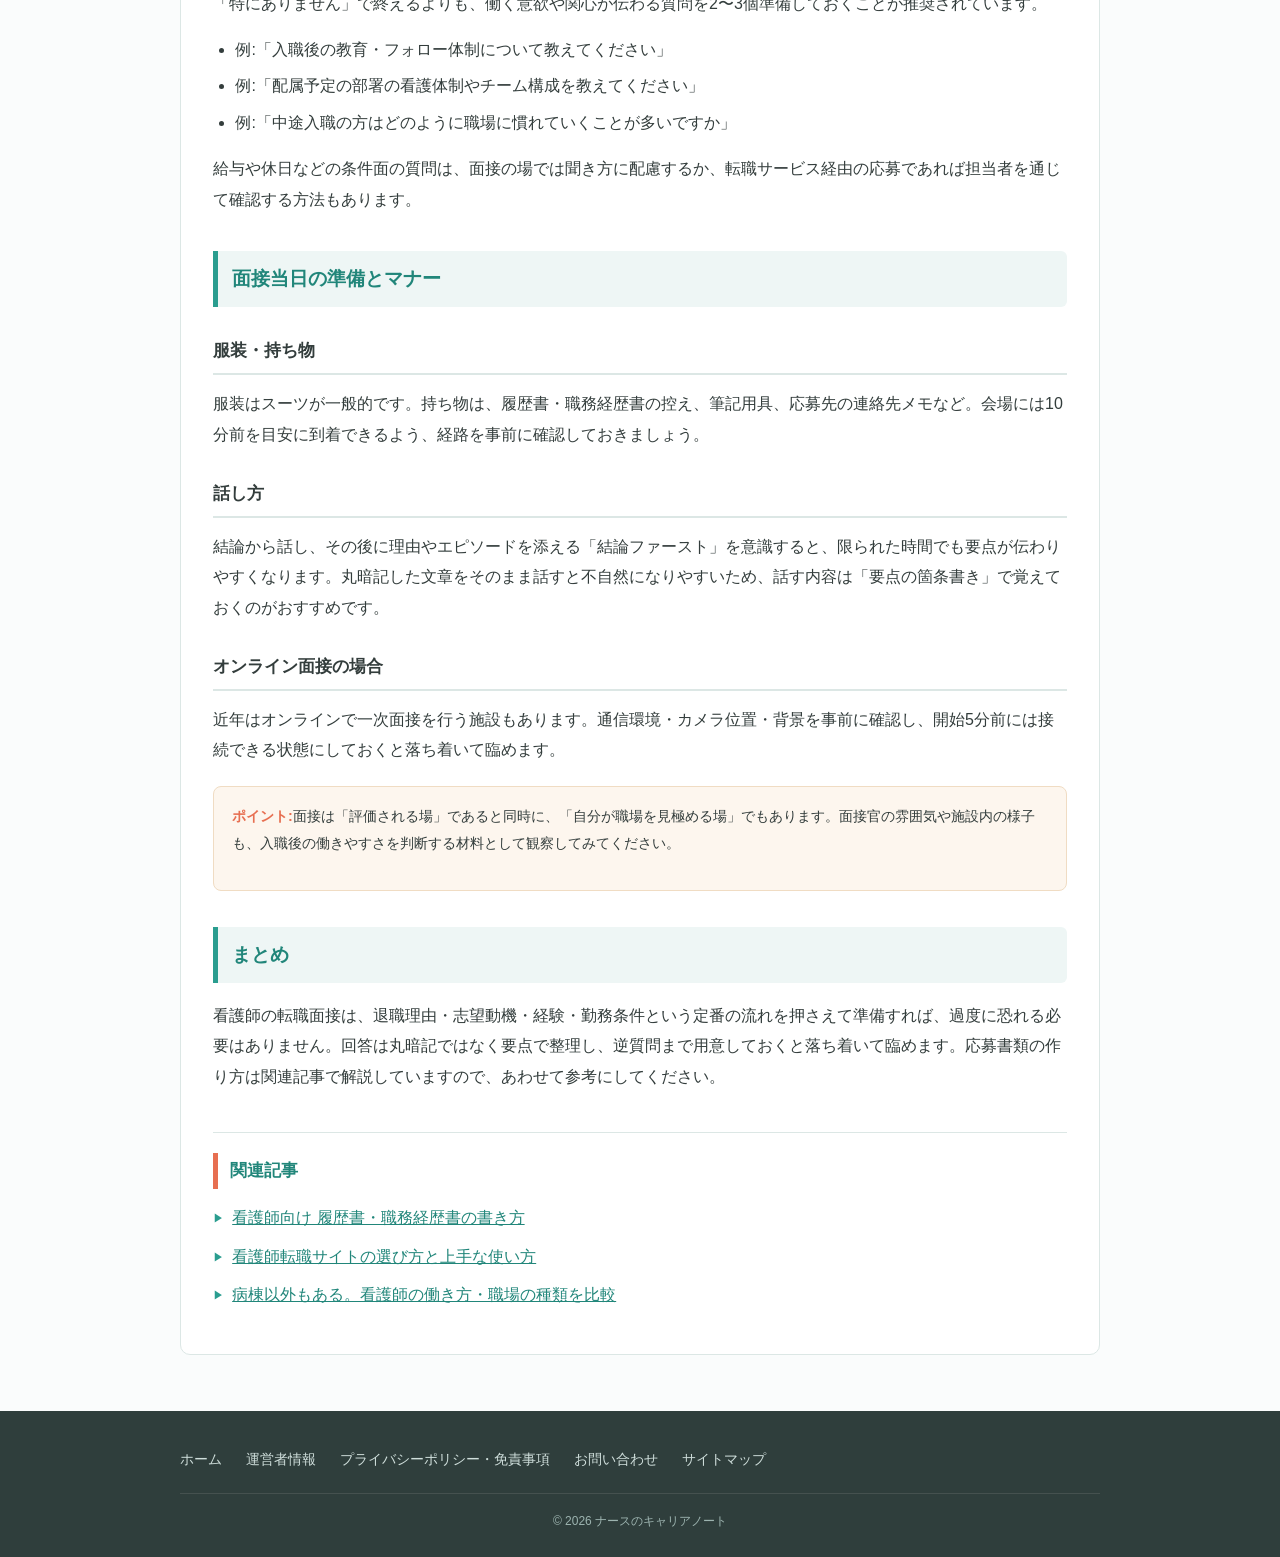
<file: articles/interview.html>
<!DOCTYPE html>
<html lang="ja">
<head>
  <meta charset="UTF-8">
  <meta name="viewport" content="width=device-width, initial-scale=1.0">
  <meta name="description" content="看護師の転職面接でよく聞かれる定番質問とその意図、答えを組み立てるときの考え方、逆質問の準備、当日のマナーまでをまとめて解説します。">
  <title>看護師の転職面接でよく聞かれる質問と準備のポイント|ナースのキャリアノート</title>
  <link rel="stylesheet" href="../css/style.css">
</head>
<body>

  <div class="pr-notice">当サイトはアフィリエイト広告(A8.netほか)を利用しています。</div>

  <header class="site-header">
    <div class="container">
      <p class="site-title"><a href="../index.html"><span class="site-title-icon">🩺</span>ナースのキャリアノート</a></p>
      <nav class="global-nav" aria-label="グローバルナビゲーション">
        <ul>
          <li><a href="../index.html">ホーム</a></li>
          <li><a href="../index.html#articles">記事一覧</a></li>
          <li><a href="../about.html">運営者情報</a></li>
          <li><a href="../contact.html">お問い合わせ</a></li>
        </ul>
      </nav>
    </div>
  </header>

  <div class="container">
    <nav class="breadcrumb" aria-label="パンくずリスト">
      <ol>
        <li><a href="../index.html">ホーム</a></li>
        <li>看護師の転職面接でよく聞かれる質問と準備のポイント</li>
      </ol>
    </nav>

    <main>
      <article class="article">
        <header>
          <h1>看護師の転職面接でよく聞かれる質問と準備のポイント</h1>
          <p class="article-meta">公開日:2026年7月7日|カテゴリ:面接対策</p>
        </header>

        <p>書類選考を通過したら、次は面接です。看護師の転職面接は、看護部長や師長、事務長などが面接官となることが多く、聞かれる内容にはある程度の傾向があります。この記事では、定番の質問とその意図、回答を組み立てるときの考え方、逆質問や当日のマナーまでをまとめました。</p>

        <h2>面接でよく聞かれる定番質問と答え方の考え方</h2>

        <h3>「退職理由(転職理由)を教えてください」</h3>
        <p>ほぼ確実に聞かれる質問です。面接官の意図は「同じ理由でまた辞めてしまわないか」を確認することにあります。前の職場への不満をそのまま伝えるのではなく、「今後どう働きたいか」という前向きな軸に言い換えるのが定石とされています。</p>
        <ul>
          <li>例:「夜勤が多くて大変だった」→「生活リズムを整えながら、外来看護で患者さんと長く関わる働き方をしたいと考えた」</li>
          <li>例:「人間関係が悪かった」→「チームで協力し合う風土のある職場で、腰を据えて働きたいと考えた」</li>
        </ul>
        <p>事実と異なる説明をする必要はありませんが、「不満の羅列」で終わらせず、希望への言い換えで締めることがポイントです。</p>

        <h3>「志望動機を教えてください」</h3>
        <p>履歴書に書いた内容と一貫させたうえで、自分の言葉で話せるように準備します。「応募先の特徴」と「自分の経験・希望」の接点を1〜2点に絞って話すと、簡潔で伝わりやすくなります。</p>

        <h3>「これまでの経験を教えてください」</h3>
        <p>職務経歴書の内容を1〜2分程度で要約できるように練習しておきましょう。診療科・経験年数・主な業務・役割(プリセプター経験など)の順で話すと整理されて聞こえます。応募先の業務に関連する経験を厚めに話すのがコツです。</p>

        <h3>「長所と短所を教えてください」</h3>
        <p>長所は看護業務に結びつくエピソードとセットで、短所は「改善のために取り組んでいること」とセットで話すのが基本形です。短所として致命的なもの(遅刻が多い、報告を忘れる等)を挙げるのは避け、言い換え可能なもの(慎重すぎる→確認を重視する等)を選びましょう。</p>

        <h3>「夜勤や残業は対応できますか」「いつから勤務できますか」</h3>
        <p>勤務条件の確認です。できないことを曖昧に「できます」と答えてしまうと、入職後のミスマッチにつながります。家庭の事情などで制約がある場合は、対応できる範囲を具体的に伝える方が、結果的にお互いのためになります。入職可能時期は、現職の引き継ぎ期間を踏まえて現実的な時期を答えましょう。</p>

        <h3>「何か質問はありますか」(逆質問)</h3>
        <p>「特にありません」で終えるよりも、働く意欲や関心が伝わる質問を2〜3個準備しておくことが推奨されています。</p>
        <ul>
          <li>例:「入職後の教育・フォロー体制について教えてください」</li>
          <li>例:「配属予定の部署の看護体制やチーム構成を教えてください」</li>
          <li>例:「中途入職の方はどのように職場に慣れていくことが多いですか」</li>
        </ul>
        <p>給与や休日などの条件面の質問は、面接の場では聞き方に配慮するか、転職サービス経由の応募であれば担当者を通じて確認する方法もあります。</p>

        <h2>面接当日の準備とマナー</h2>

        <h3>服装・持ち物</h3>
        <p>服装はスーツが一般的です。持ち物は、履歴書・職務経歴書の控え、筆記用具、応募先の連絡先メモなど。会場には10分前を目安に到着できるよう、経路を事前に確認しておきましょう。</p>

        <h3>話し方</h3>
        <p>結論から話し、その後に理由やエピソードを添える「結論ファースト」を意識すると、限られた時間でも要点が伝わりやすくなります。丸暗記した文章をそのまま話すと不自然になりやすいため、話す内容は「要点の箇条書き」で覚えておくのがおすすめです。</p>

        <h3>オンライン面接の場合</h3>
        <p>近年はオンラインで一次面接を行う施設もあります。通信環境・カメラ位置・背景を事前に確認し、開始5分前には接続できる状態にしておくと落ち着いて臨めます。</p>

        <div class="note-box">
          <p><strong>ポイント:</strong>面接は「評価される場」であると同時に、「自分が職場を見極める場」でもあります。面接官の雰囲気や施設内の様子も、入職後の働きやすさを判断する材料として観察してみてください。</p>
        </div>

        <h2>まとめ</h2>
        <p>看護師の転職面接は、退職理由・志望動機・経験・勤務条件という定番の流れを押さえて準備すれば、過度に恐れる必要はありません。回答は丸暗記ではなく要点で整理し、逆質問まで用意しておくと落ち着いて臨めます。応募書類の作り方は関連記事で解説していますので、あわせて参考にしてください。</p>

        <section class="related">
          <h2>関連記事</h2>
          <ul>
            <li><a href="resume.html">看護師向け 履歴書・職務経歴書の書き方</a></li>
            <li><a href="how-to-choose.html">看護師転職サイトの選び方と上手な使い方</a></li>
            <li><a href="workstyle.html">病棟以外もある。看護師の働き方・職場の種類を比較</a></li>
          </ul>
        </section>
      </article>
    </main>
  </div>

  <footer class="site-footer">
    <div class="container">
      <nav class="footer-nav" aria-label="フッターナビゲーション">
        <ul>
          <li><a href="../index.html">ホーム</a></li>
          <li><a href="../about.html">運営者情報</a></li>
          <li><a href="../privacy.html">プライバシーポリシー・免責事項</a></li>
          <li><a href="../contact.html">お問い合わせ</a></li>
          <li><a href="../sitemap.html">サイトマップ</a></li>
        </ul>
      </nav>
      <p class="copyright">&copy; 2026 ナースのキャリアノート</p>
    </div>
  </footer>

</body>
</html>
</file>
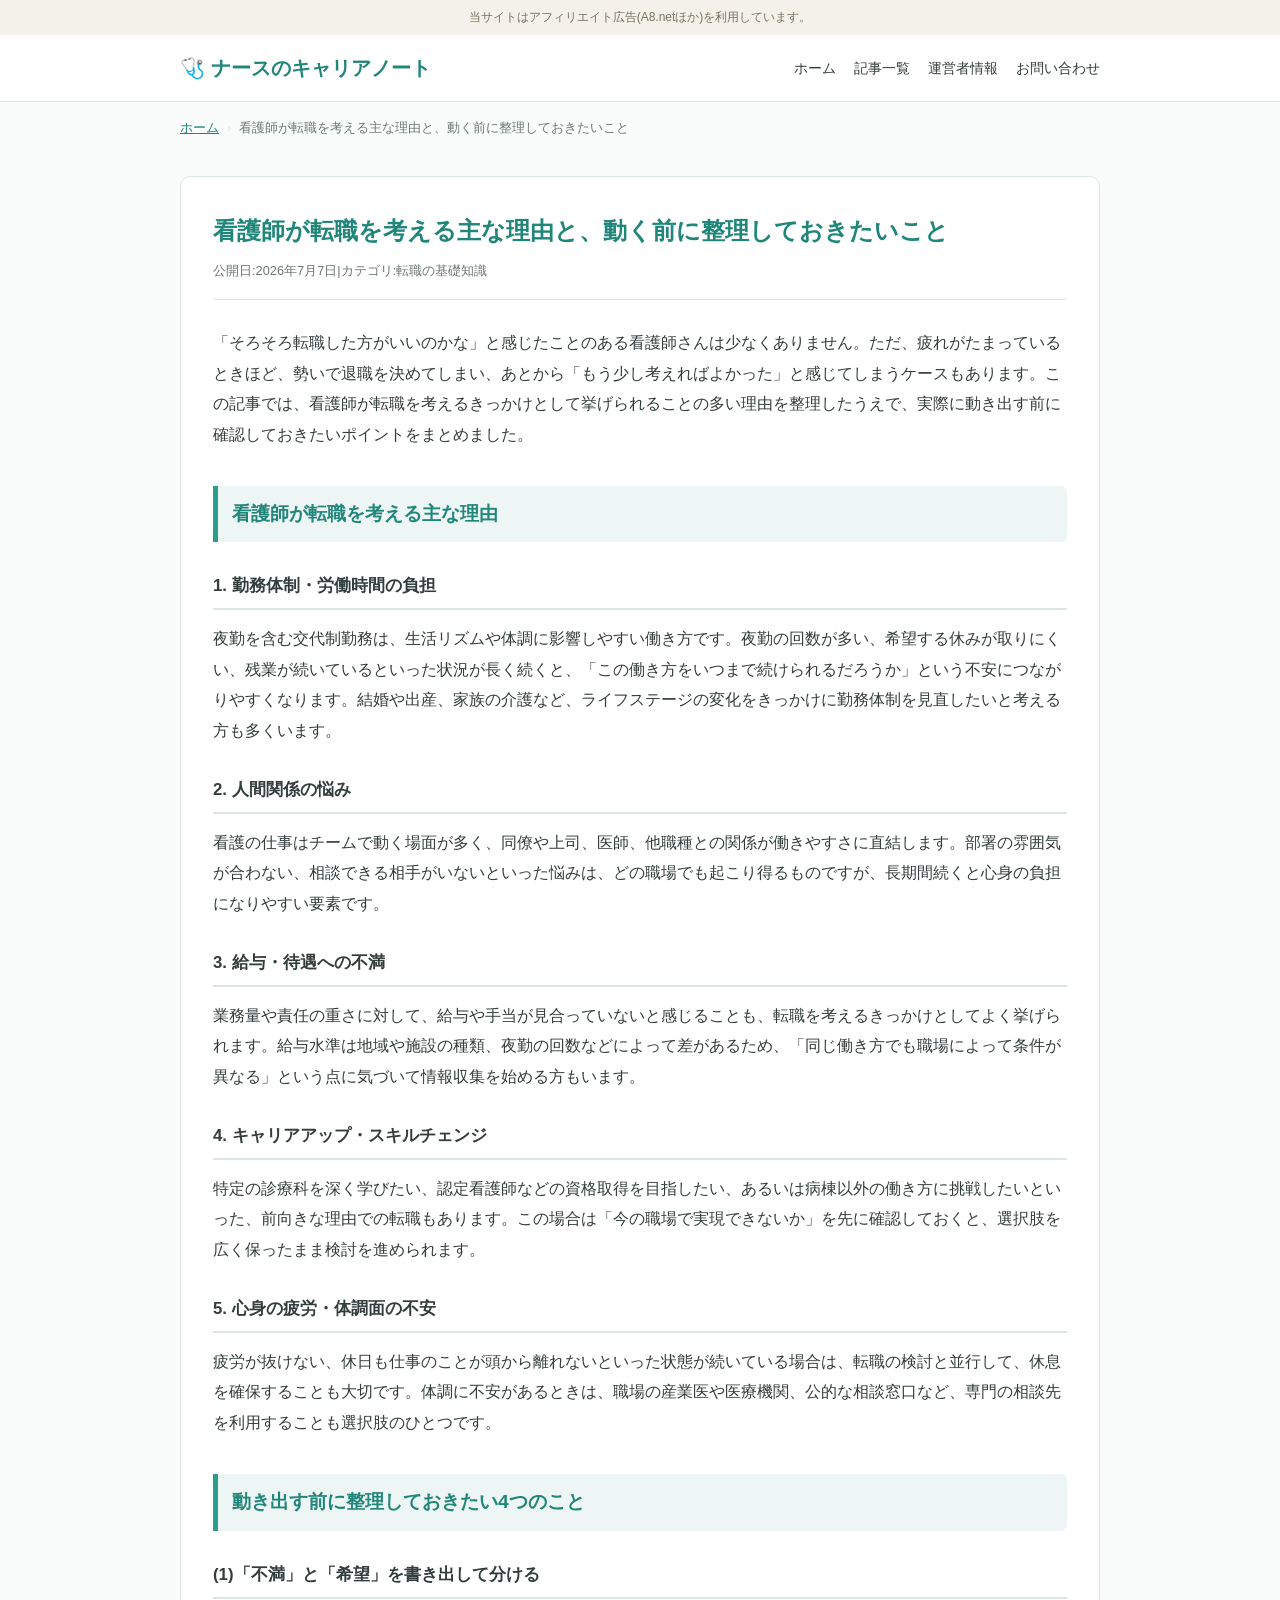
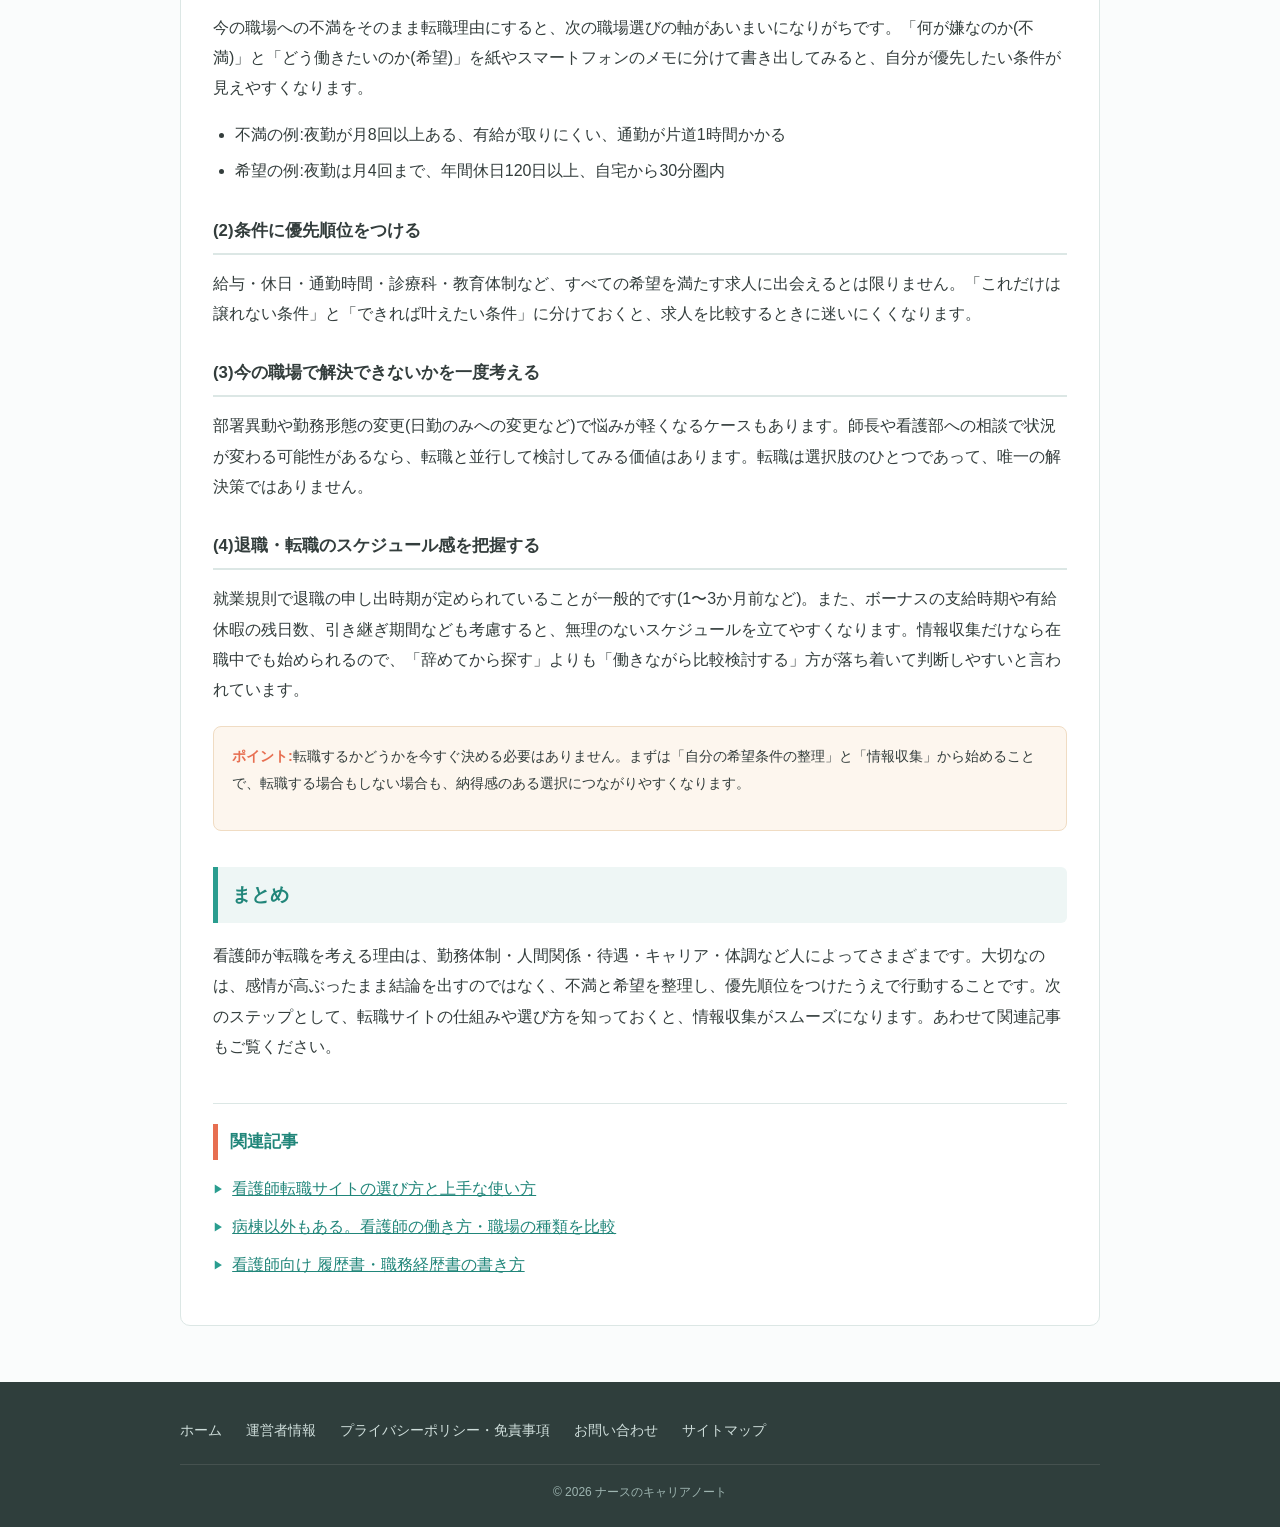
<file: articles/reasons.html>
<!DOCTYPE html>
<html lang="ja">
<head>
  <meta charset="UTF-8">
  <meta name="viewport" content="width=device-width, initial-scale=1.0">
  <meta name="description" content="看護師が転職を考える主な理由と、実際に動き出す前に整理しておきたいポイントを解説します。感情のまま退職して後悔しないための考え方をまとめました。">
  <title>看護師が転職を考える主な理由と、動く前に整理しておきたいこと|ナースのキャリアノート</title>
  <link rel="stylesheet" href="../css/style.css">
</head>
<body>

  <div class="pr-notice">当サイトはアフィリエイト広告(A8.netほか)を利用しています。</div>

  <header class="site-header">
    <div class="container">
      <p class="site-title"><a href="../index.html"><span class="site-title-icon">🩺</span>ナースのキャリアノート</a></p>
      <nav class="global-nav" aria-label="グローバルナビゲーション">
        <ul>
          <li><a href="../index.html">ホーム</a></li>
          <li><a href="../index.html#articles">記事一覧</a></li>
          <li><a href="../about.html">運営者情報</a></li>
          <li><a href="../contact.html">お問い合わせ</a></li>
        </ul>
      </nav>
    </div>
  </header>

  <div class="container">
    <nav class="breadcrumb" aria-label="パンくずリスト">
      <ol>
        <li><a href="../index.html">ホーム</a></li>
        <li>看護師が転職を考える主な理由と、動く前に整理しておきたいこと</li>
      </ol>
    </nav>

    <main>
      <article class="article">
        <header>
          <h1>看護師が転職を考える主な理由と、動く前に整理しておきたいこと</h1>
          <p class="article-meta">公開日:2026年7月7日|カテゴリ:転職の基礎知識</p>
        </header>

        <p>「そろそろ転職した方がいいのかな」と感じたことのある看護師さんは少なくありません。ただ、疲れがたまっているときほど、勢いで退職を決めてしまい、あとから「もう少し考えればよかった」と感じてしまうケースもあります。この記事では、看護師が転職を考えるきっかけとして挙げられることの多い理由を整理したうえで、実際に動き出す前に確認しておきたいポイントをまとめました。</p>

        <h2>看護師が転職を考える主な理由</h2>

        <h3>1. 勤務体制・労働時間の負担</h3>
        <p>夜勤を含む交代制勤務は、生活リズムや体調に影響しやすい働き方です。夜勤の回数が多い、希望する休みが取りにくい、残業が続いているといった状況が長く続くと、「この働き方をいつまで続けられるだろうか」という不安につながりやすくなります。結婚や出産、家族の介護など、ライフステージの変化をきっかけに勤務体制を見直したいと考える方も多くいます。</p>

        <h3>2. 人間関係の悩み</h3>
        <p>看護の仕事はチームで動く場面が多く、同僚や上司、医師、他職種との関係が働きやすさに直結します。部署の雰囲気が合わない、相談できる相手がいないといった悩みは、どの職場でも起こり得るものですが、長期間続くと心身の負担になりやすい要素です。</p>

        <h3>3. 給与・待遇への不満</h3>
        <p>業務量や責任の重さに対して、給与や手当が見合っていないと感じることも、転職を考えるきっかけとしてよく挙げられます。給与水準は地域や施設の種類、夜勤の回数などによって差があるため、「同じ働き方でも職場によって条件が異なる」という点に気づいて情報収集を始める方もいます。</p>

        <h3>4. キャリアアップ・スキルチェンジ</h3>
        <p>特定の診療科を深く学びたい、認定看護師などの資格取得を目指したい、あるいは病棟以外の働き方に挑戦したいといった、前向きな理由での転職もあります。この場合は「今の職場で実現できないか」を先に確認しておくと、選択肢を広く保ったまま検討を進められます。</p>

        <h3>5. 心身の疲労・体調面の不安</h3>
        <p>疲労が抜けない、休日も仕事のことが頭から離れないといった状態が続いている場合は、転職の検討と並行して、休息を確保することも大切です。体調に不安があるときは、職場の産業医や医療機関、公的な相談窓口など、専門の相談先を利用することも選択肢のひとつです。</p>

        <h2>動き出す前に整理しておきたい4つのこと</h2>

        <h3>(1)「不満」と「希望」を書き出して分ける</h3>
        <p>今の職場への不満をそのまま転職理由にすると、次の職場選びの軸があいまいになりがちです。「何が嫌なのか(不満)」と「どう働きたいのか(希望)」を紙やスマートフォンのメモに分けて書き出してみると、自分が優先したい条件が見えやすくなります。</p>
        <ul>
          <li>不満の例:夜勤が月8回以上ある、有給が取りにくい、通勤が片道1時間かかる</li>
          <li>希望の例:夜勤は月4回まで、年間休日120日以上、自宅から30分圏内</li>
        </ul>

        <h3>(2)条件に優先順位をつける</h3>
        <p>給与・休日・通勤時間・診療科・教育体制など、すべての希望を満たす求人に出会えるとは限りません。「これだけは譲れない条件」と「できれば叶えたい条件」に分けておくと、求人を比較するときに迷いにくくなります。</p>

        <h3>(3)今の職場で解決できないかを一度考える</h3>
        <p>部署異動や勤務形態の変更(日勤のみへの変更など)で悩みが軽くなるケースもあります。師長や看護部への相談で状況が変わる可能性があるなら、転職と並行して検討してみる価値はあります。転職は選択肢のひとつであって、唯一の解決策ではありません。</p>

        <h3>(4)退職・転職のスケジュール感を把握する</h3>
        <p>就業規則で退職の申し出時期が定められていることが一般的です(1〜3か月前など)。また、ボーナスの支給時期や有給休暇の残日数、引き継ぎ期間なども考慮すると、無理のないスケジュールを立てやすくなります。情報収集だけなら在職中でも始められるので、「辞めてから探す」よりも「働きながら比較検討する」方が落ち着いて判断しやすいと言われています。</p>

        <div class="note-box">
          <p><strong>ポイント:</strong>転職するかどうかを今すぐ決める必要はありません。まずは「自分の希望条件の整理」と「情報収集」から始めることで、転職する場合もしない場合も、納得感のある選択につながりやすくなります。</p>
        </div>

        <h2>まとめ</h2>
        <p>看護師が転職を考える理由は、勤務体制・人間関係・待遇・キャリア・体調など人によってさまざまです。大切なのは、感情が高ぶったまま結論を出すのではなく、不満と希望を整理し、優先順位をつけたうえで行動することです。次のステップとして、転職サイトの仕組みや選び方を知っておくと、情報収集がスムーズになります。あわせて関連記事もご覧ください。</p>

        <section class="related">
          <h2>関連記事</h2>
          <ul>
            <li><a href="how-to-choose.html">看護師転職サイトの選び方と上手な使い方</a></li>
            <li><a href="workstyle.html">病棟以外もある。看護師の働き方・職場の種類を比較</a></li>
            <li><a href="resume.html">看護師向け 履歴書・職務経歴書の書き方</a></li>
          </ul>
        </section>
      </article>
    </main>
  </div>

  <footer class="site-footer">
    <div class="container">
      <nav class="footer-nav" aria-label="フッターナビゲーション">
        <ul>
          <li><a href="../index.html">ホーム</a></li>
          <li><a href="../about.html">運営者情報</a></li>
          <li><a href="../privacy.html">プライバシーポリシー・免責事項</a></li>
          <li><a href="../contact.html">お問い合わせ</a></li>
          <li><a href="../sitemap.html">サイトマップ</a></li>
        </ul>
      </nav>
      <p class="copyright">&copy; 2026 ナースのキャリアノート</p>
    </div>
  </footer>

</body>
</html>
</file>
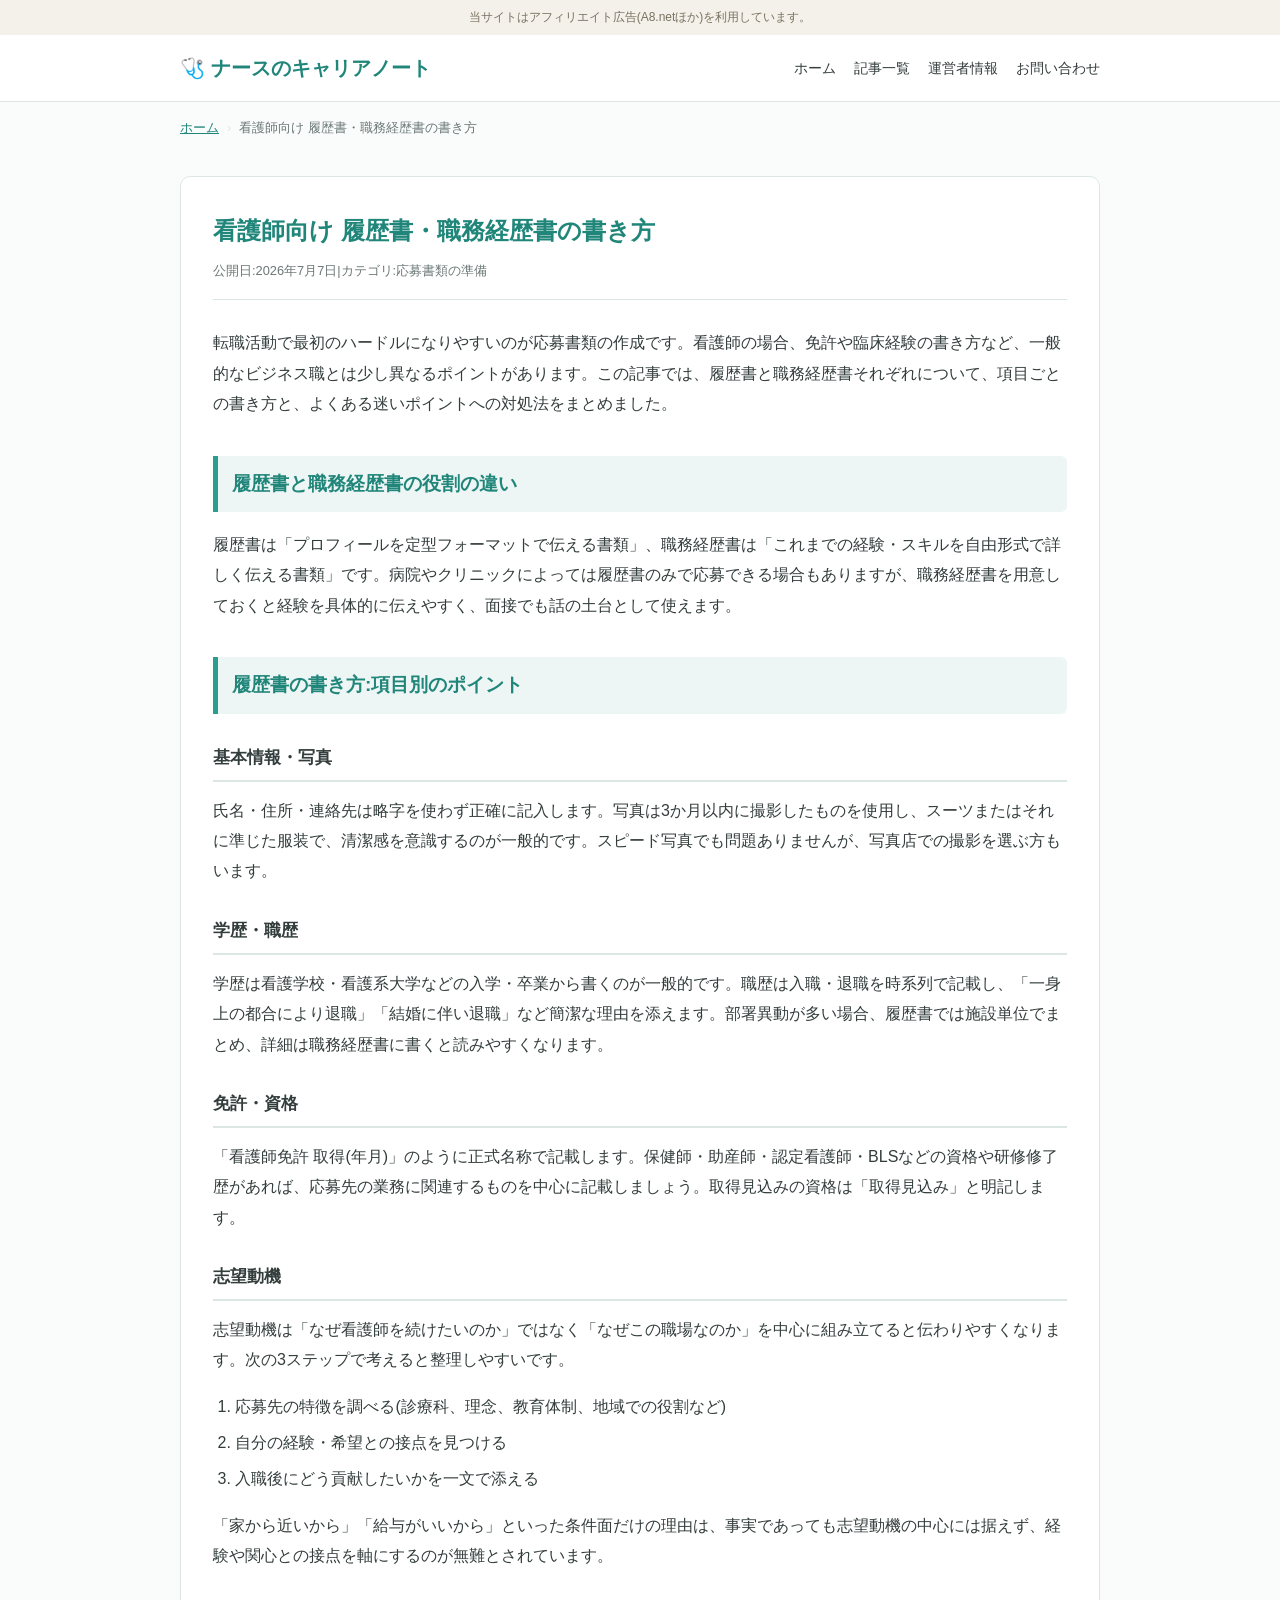
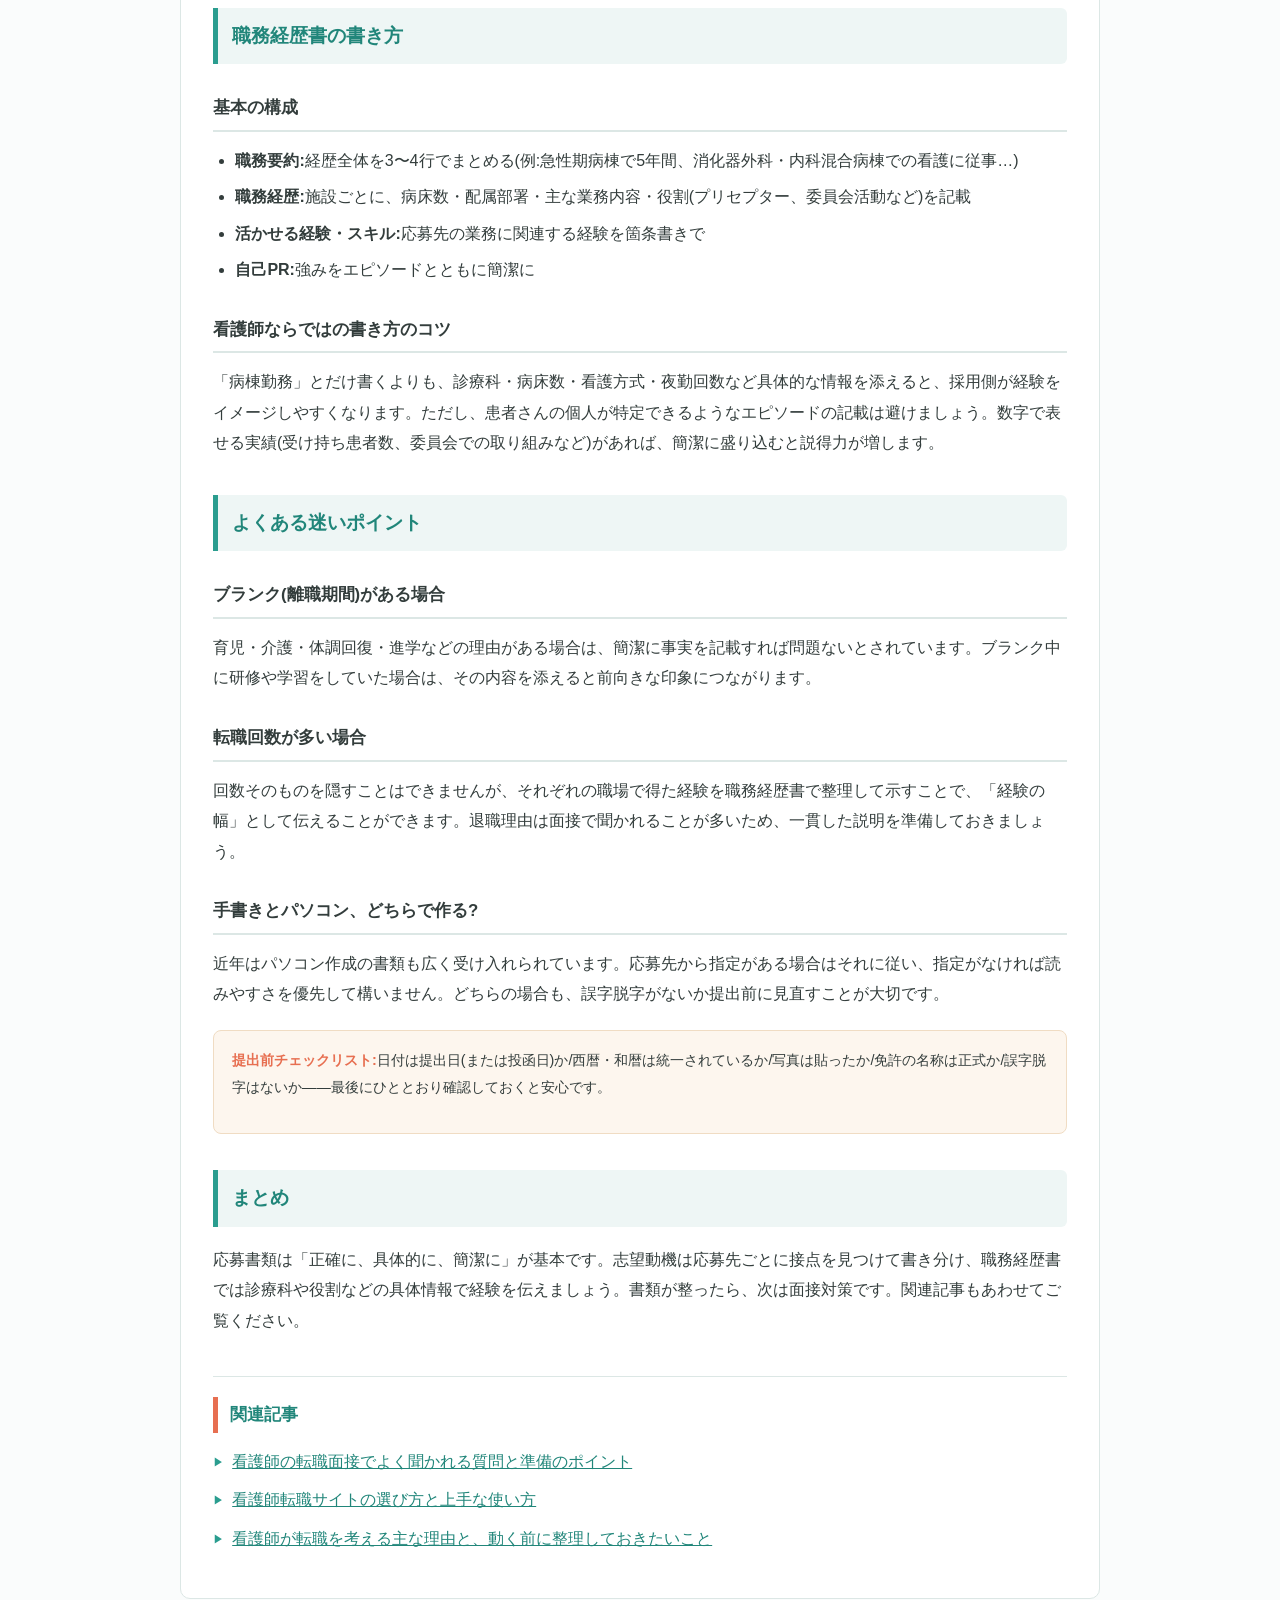
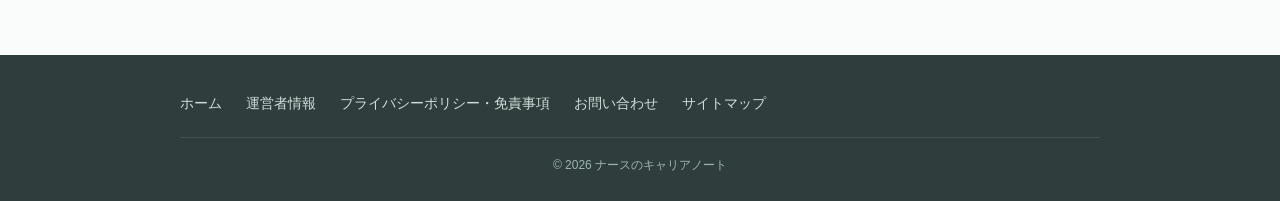
<file: articles/resume.html>
<!DOCTYPE html>
<html lang="ja">
<head>
  <meta charset="UTF-8">
  <meta name="viewport" content="width=device-width, initial-scale=1.0">
  <meta name="description" content="看護師の転職活動における履歴書・職務経歴書の書き方を項目ごとに解説します。志望動機や自己PRの組み立て方、よくある迷いポイントへの対処法も紹介します。">
  <title>看護師向け 履歴書・職務経歴書の書き方|ナースのキャリアノート</title>
  <link rel="stylesheet" href="../css/style.css">
</head>
<body>

  <div class="pr-notice">当サイトはアフィリエイト広告(A8.netほか)を利用しています。</div>

  <header class="site-header">
    <div class="container">
      <p class="site-title"><a href="../index.html"><span class="site-title-icon">🩺</span>ナースのキャリアノート</a></p>
      <nav class="global-nav" aria-label="グローバルナビゲーション">
        <ul>
          <li><a href="../index.html">ホーム</a></li>
          <li><a href="../index.html#articles">記事一覧</a></li>
          <li><a href="../about.html">運営者情報</a></li>
          <li><a href="../contact.html">お問い合わせ</a></li>
        </ul>
      </nav>
    </div>
  </header>

  <div class="container">
    <nav class="breadcrumb" aria-label="パンくずリスト">
      <ol>
        <li><a href="../index.html">ホーム</a></li>
        <li>看護師向け 履歴書・職務経歴書の書き方</li>
      </ol>
    </nav>

    <main>
      <article class="article">
        <header>
          <h1>看護師向け 履歴書・職務経歴書の書き方</h1>
          <p class="article-meta">公開日:2026年7月7日|カテゴリ:応募書類の準備</p>
        </header>

        <p>転職活動で最初のハードルになりやすいのが応募書類の作成です。看護師の場合、免許や臨床経験の書き方など、一般的なビジネス職とは少し異なるポイントがあります。この記事では、履歴書と職務経歴書それぞれについて、項目ごとの書き方と、よくある迷いポイントへの対処法をまとめました。</p>

        <h2>履歴書と職務経歴書の役割の違い</h2>
        <p>履歴書は「プロフィールを定型フォーマットで伝える書類」、職務経歴書は「これまでの経験・スキルを自由形式で詳しく伝える書類」です。病院やクリニックによっては履歴書のみで応募できる場合もありますが、職務経歴書を用意しておくと経験を具体的に伝えやすく、面接でも話の土台として使えます。</p>

        <h2>履歴書の書き方:項目別のポイント</h2>

        <h3>基本情報・写真</h3>
        <p>氏名・住所・連絡先は略字を使わず正確に記入します。写真は3か月以内に撮影したものを使用し、スーツまたはそれに準じた服装で、清潔感を意識するのが一般的です。スピード写真でも問題ありませんが、写真店での撮影を選ぶ方もいます。</p>

        <h3>学歴・職歴</h3>
        <p>学歴は看護学校・看護系大学などの入学・卒業から書くのが一般的です。職歴は入職・退職を時系列で記載し、「一身上の都合により退職」「結婚に伴い退職」など簡潔な理由を添えます。部署異動が多い場合、履歴書では施設単位でまとめ、詳細は職務経歴書に書くと読みやすくなります。</p>

        <h3>免許・資格</h3>
        <p>「看護師免許 取得(年月)」のように正式名称で記載します。保健師・助産師・認定看護師・BLSなどの資格や研修修了歴があれば、応募先の業務に関連するものを中心に記載しましょう。取得見込みの資格は「取得見込み」と明記します。</p>

        <h3>志望動機</h3>
        <p>志望動機は「なぜ看護師を続けたいのか」ではなく「なぜこの職場なのか」を中心に組み立てると伝わりやすくなります。次の3ステップで考えると整理しやすいです。</p>
        <ol>
          <li>応募先の特徴を調べる(診療科、理念、教育体制、地域での役割など)</li>
          <li>自分の経験・希望との接点を見つける</li>
          <li>入職後にどう貢献したいかを一文で添える</li>
        </ol>
        <p>「家から近いから」「給与がいいから」といった条件面だけの理由は、事実であっても志望動機の中心には据えず、経験や関心との接点を軸にするのが無難とされています。</p>

        <h2>職務経歴書の書き方</h2>

        <h3>基本の構成</h3>
        <ul>
          <li><strong>職務要約:</strong>経歴全体を3〜4行でまとめる(例:急性期病棟で5年間、消化器外科・内科混合病棟での看護に従事…)</li>
          <li><strong>職務経歴:</strong>施設ごとに、病床数・配属部署・主な業務内容・役割(プリセプター、委員会活動など)を記載</li>
          <li><strong>活かせる経験・スキル:</strong>応募先の業務に関連する経験を箇条書きで</li>
          <li><strong>自己PR:</strong>強みをエピソードとともに簡潔に</li>
        </ul>

        <h3>看護師ならではの書き方のコツ</h3>
        <p>「病棟勤務」とだけ書くよりも、診療科・病床数・看護方式・夜勤回数など具体的な情報を添えると、採用側が経験をイメージしやすくなります。ただし、患者さんの個人が特定できるようなエピソードの記載は避けましょう。数字で表せる実績(受け持ち患者数、委員会での取り組みなど)があれば、簡潔に盛り込むと説得力が増します。</p>

        <h2>よくある迷いポイント</h2>

        <h3>ブランク(離職期間)がある場合</h3>
        <p>育児・介護・体調回復・進学などの理由がある場合は、簡潔に事実を記載すれば問題ないとされています。ブランク中に研修や学習をしていた場合は、その内容を添えると前向きな印象につながります。</p>

        <h3>転職回数が多い場合</h3>
        <p>回数そのものを隠すことはできませんが、それぞれの職場で得た経験を職務経歴書で整理して示すことで、「経験の幅」として伝えることができます。退職理由は面接で聞かれることが多いため、一貫した説明を準備しておきましょう。</p>

        <h3>手書きとパソコン、どちらで作る?</h3>
        <p>近年はパソコン作成の書類も広く受け入れられています。応募先から指定がある場合はそれに従い、指定がなければ読みやすさを優先して構いません。どちらの場合も、誤字脱字がないか提出前に見直すことが大切です。</p>

        <div class="note-box">
          <p><strong>提出前チェックリスト:</strong>日付は提出日(または投函日)か/西暦・和暦は統一されているか/写真は貼ったか/免許の名称は正式か/誤字脱字はないか——最後にひととおり確認しておくと安心です。</p>
        </div>

        <h2>まとめ</h2>
        <p>応募書類は「正確に、具体的に、簡潔に」が基本です。志望動機は応募先ごとに接点を見つけて書き分け、職務経歴書では診療科や役割などの具体情報で経験を伝えましょう。書類が整ったら、次は面接対策です。関連記事もあわせてご覧ください。</p>

        <section class="related">
          <h2>関連記事</h2>
          <ul>
            <li><a href="interview.html">看護師の転職面接でよく聞かれる質問と準備のポイント</a></li>
            <li><a href="how-to-choose.html">看護師転職サイトの選び方と上手な使い方</a></li>
            <li><a href="reasons.html">看護師が転職を考える主な理由と、動く前に整理しておきたいこと</a></li>
          </ul>
        </section>
      </article>
    </main>
  </div>

  <footer class="site-footer">
    <div class="container">
      <nav class="footer-nav" aria-label="フッターナビゲーション">
        <ul>
          <li><a href="../index.html">ホーム</a></li>
          <li><a href="../about.html">運営者情報</a></li>
          <li><a href="../privacy.html">プライバシーポリシー・免責事項</a></li>
          <li><a href="../contact.html">お問い合わせ</a></li>
          <li><a href="../sitemap.html">サイトマップ</a></li>
        </ul>
      </nav>
      <p class="copyright">&copy; 2026 ナースのキャリアノート</p>
    </div>
  </footer>

</body>
</html>
</file>
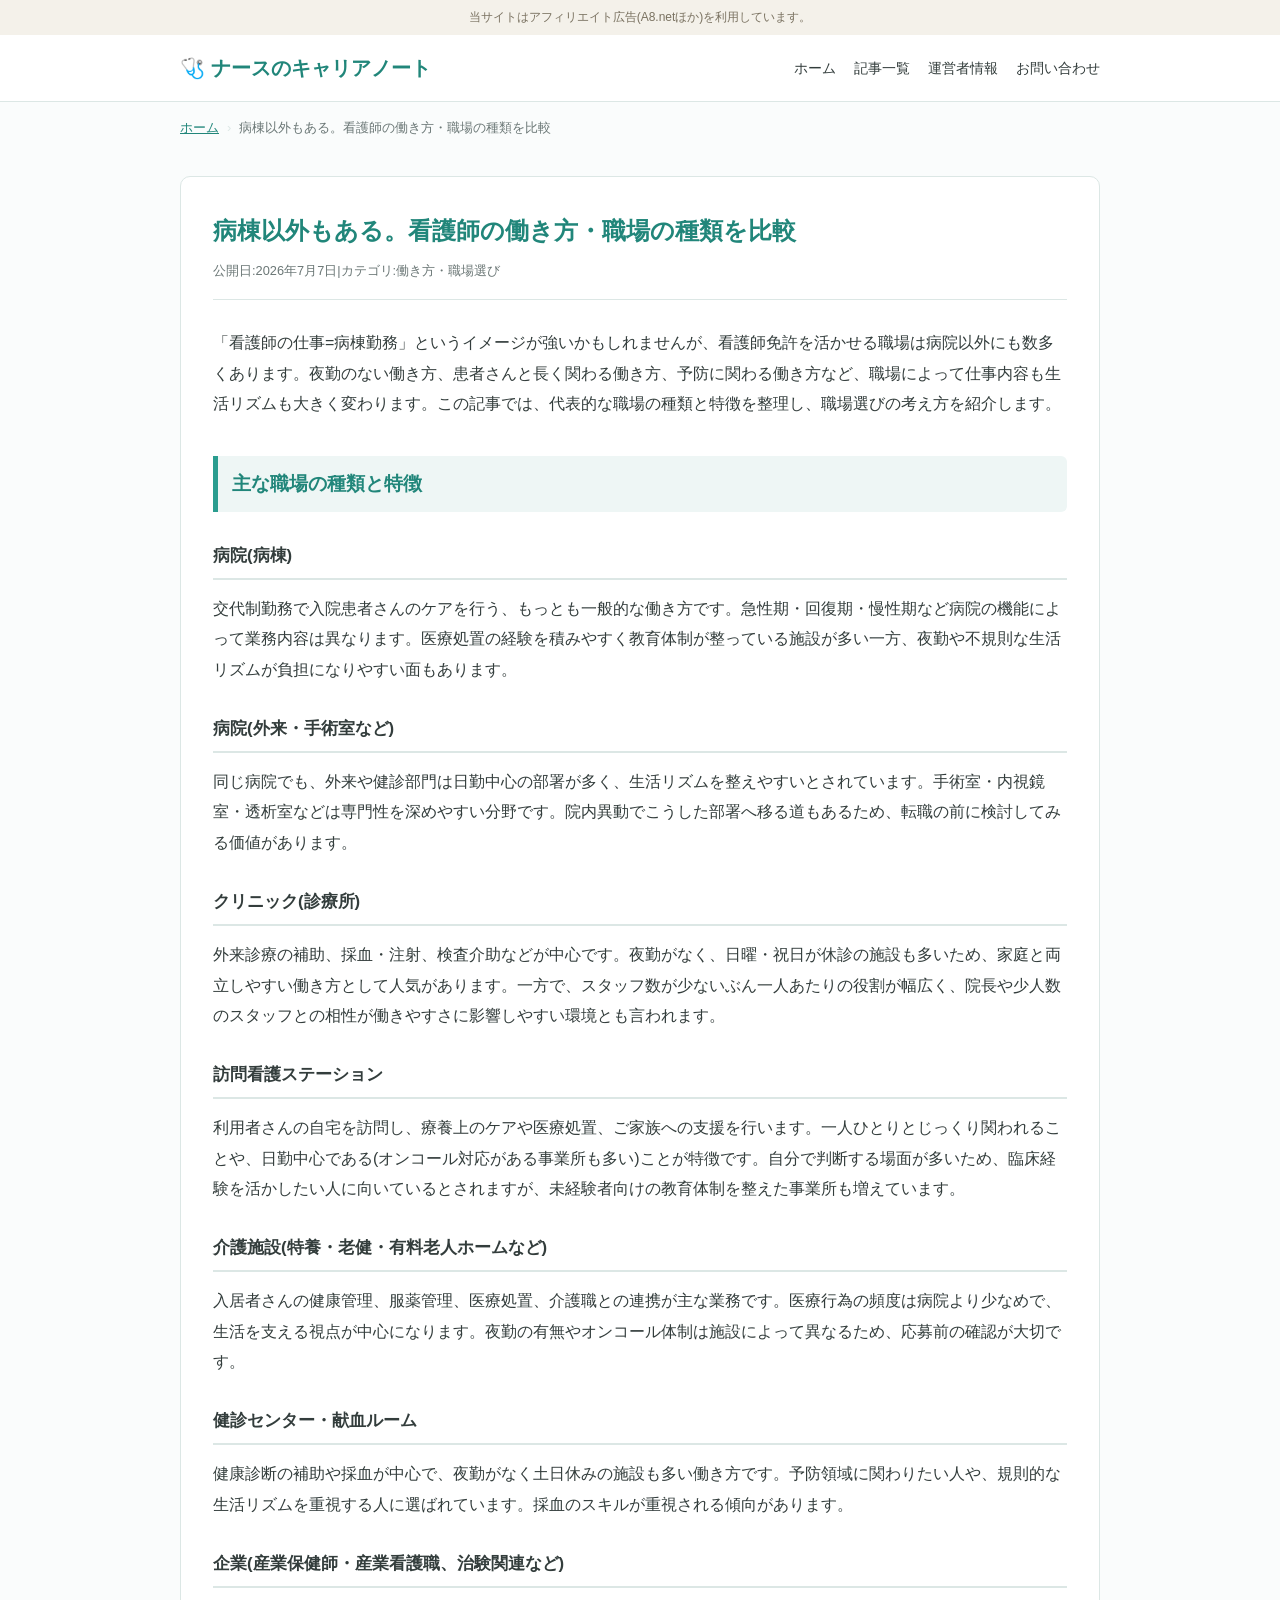
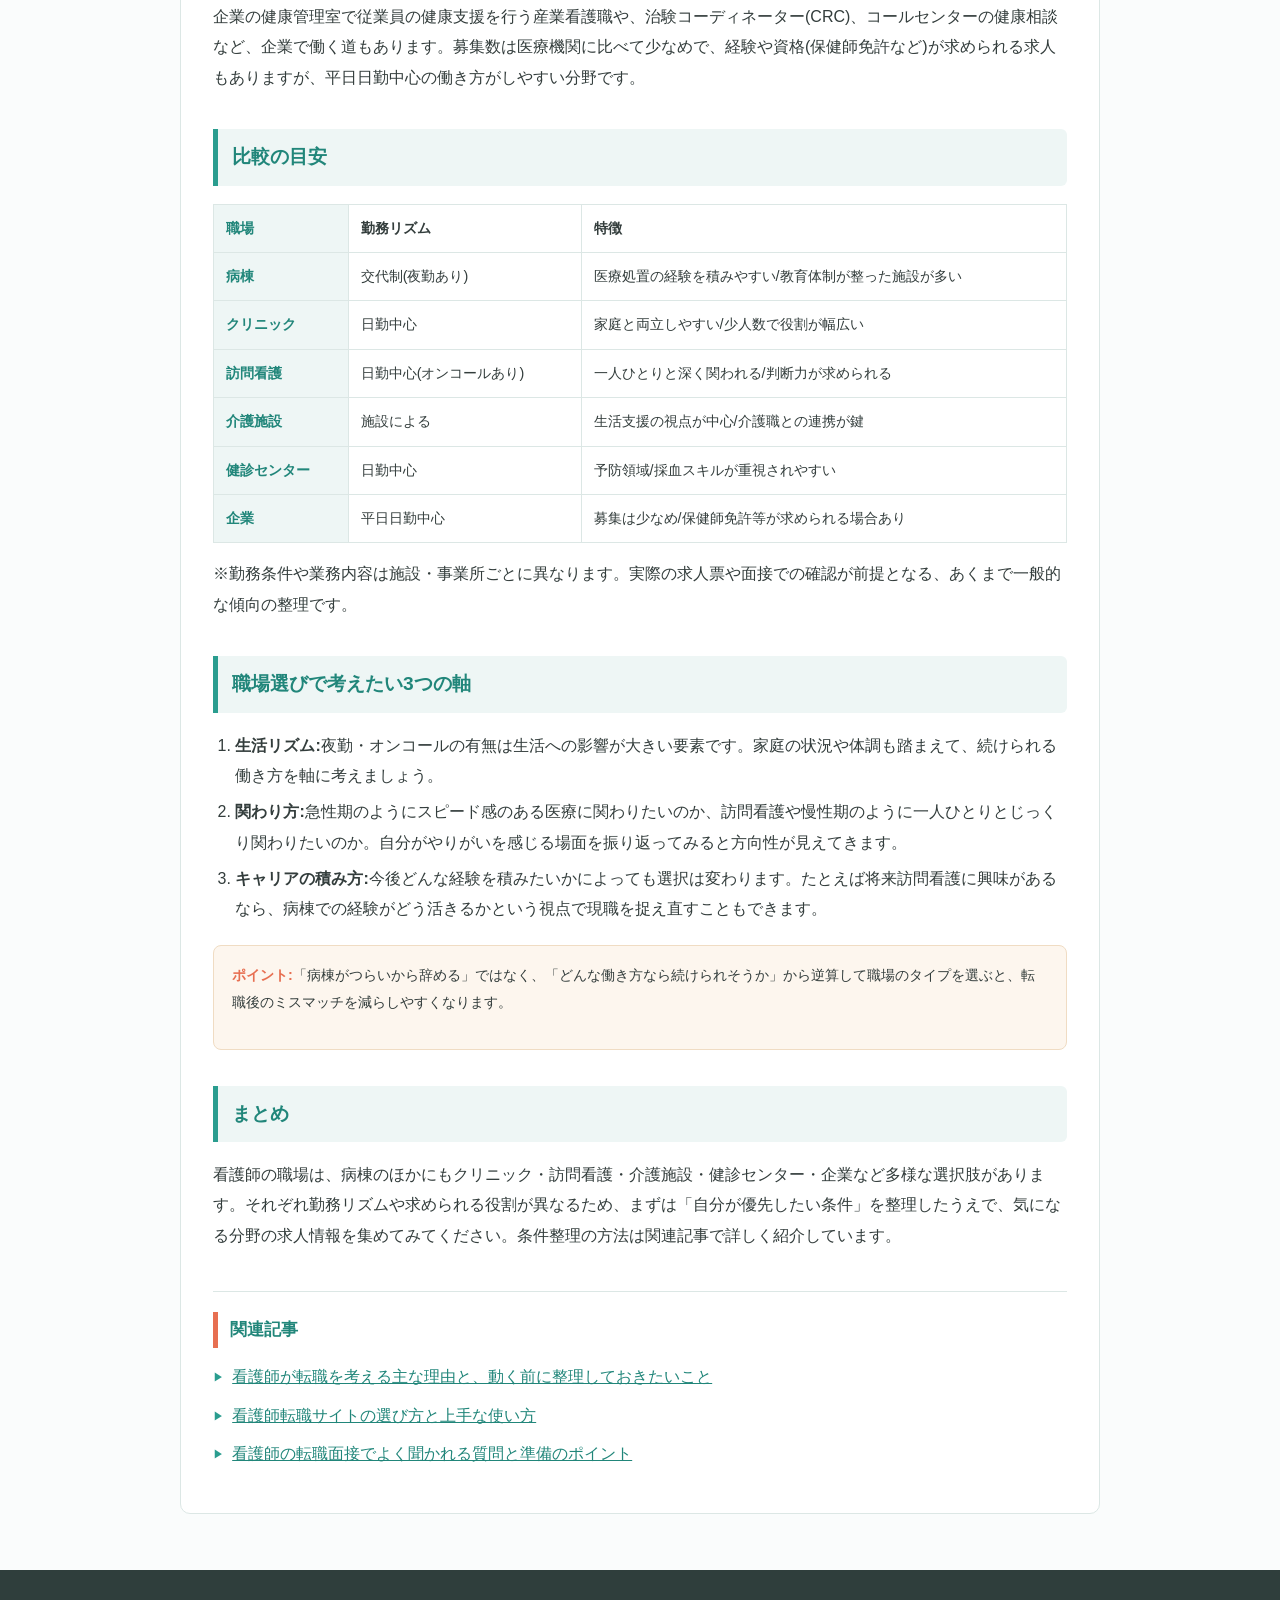
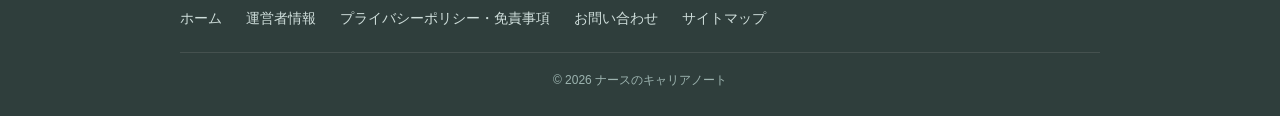
<file: articles/workstyle.html>
<!DOCTYPE html>
<html lang="ja">
<head>
  <meta charset="UTF-8">
  <meta name="viewport" content="width=device-width, initial-scale=1.0">
  <meta name="description" content="病棟以外にもある看護師の職場——クリニック、訪問看護、介護施設、健診センター、企業など、それぞれの働き方の特徴と向き不向きの考え方を比較して紹介します。">
  <title>病棟以外もある。看護師の働き方・職場の種類を比較|ナースのキャリアノート</title>
  <link rel="stylesheet" href="../css/style.css">
</head>
<body>

  <div class="pr-notice">当サイトはアフィリエイト広告(A8.netほか)を利用しています。</div>

  <header class="site-header">
    <div class="container">
      <p class="site-title"><a href="../index.html"><span class="site-title-icon">🩺</span>ナースのキャリアノート</a></p>
      <nav class="global-nav" aria-label="グローバルナビゲーション">
        <ul>
          <li><a href="../index.html">ホーム</a></li>
          <li><a href="../index.html#articles">記事一覧</a></li>
          <li><a href="../about.html">運営者情報</a></li>
          <li><a href="../contact.html">お問い合わせ</a></li>
        </ul>
      </nav>
    </div>
  </header>

  <div class="container">
    <nav class="breadcrumb" aria-label="パンくずリスト">
      <ol>
        <li><a href="../index.html">ホーム</a></li>
        <li>病棟以外もある。看護師の働き方・職場の種類を比較</li>
      </ol>
    </nav>

    <main>
      <article class="article">
        <header>
          <h1>病棟以外もある。看護師の働き方・職場の種類を比較</h1>
          <p class="article-meta">公開日:2026年7月7日|カテゴリ:働き方・職場選び</p>
        </header>

        <p>「看護師の仕事=病棟勤務」というイメージが強いかもしれませんが、看護師免許を活かせる職場は病院以外にも数多くあります。夜勤のない働き方、患者さんと長く関わる働き方、予防に関わる働き方など、職場によって仕事内容も生活リズムも大きく変わります。この記事では、代表的な職場の種類と特徴を整理し、職場選びの考え方を紹介します。</p>

        <h2>主な職場の種類と特徴</h2>

        <h3>病院(病棟)</h3>
        <p>交代制勤務で入院患者さんのケアを行う、もっとも一般的な働き方です。急性期・回復期・慢性期など病院の機能によって業務内容は異なります。医療処置の経験を積みやすく教育体制が整っている施設が多い一方、夜勤や不規則な生活リズムが負担になりやすい面もあります。</p>

        <h3>病院(外来・手術室など)</h3>
        <p>同じ病院でも、外来や健診部門は日勤中心の部署が多く、生活リズムを整えやすいとされています。手術室・内視鏡室・透析室などは専門性を深めやすい分野です。院内異動でこうした部署へ移る道もあるため、転職の前に検討してみる価値があります。</p>

        <h3>クリニック(診療所)</h3>
        <p>外来診療の補助、採血・注射、検査介助などが中心です。夜勤がなく、日曜・祝日が休診の施設も多いため、家庭と両立しやすい働き方として人気があります。一方で、スタッフ数が少ないぶん一人あたりの役割が幅広く、院長や少人数のスタッフとの相性が働きやすさに影響しやすい環境とも言われます。</p>

        <h3>訪問看護ステーション</h3>
        <p>利用者さんの自宅を訪問し、療養上のケアや医療処置、ご家族への支援を行います。一人ひとりとじっくり関われることや、日勤中心である(オンコール対応がある事業所も多い)ことが特徴です。自分で判断する場面が多いため、臨床経験を活かしたい人に向いているとされますが、未経験者向けの教育体制を整えた事業所も増えています。</p>

        <h3>介護施設(特養・老健・有料老人ホームなど)</h3>
        <p>入居者さんの健康管理、服薬管理、医療処置、介護職との連携が主な業務です。医療行為の頻度は病院より少なめで、生活を支える視点が中心になります。夜勤の有無やオンコール体制は施設によって異なるため、応募前の確認が大切です。</p>

        <h3>健診センター・献血ルーム</h3>
        <p>健康診断の補助や採血が中心で、夜勤がなく土日休みの施設も多い働き方です。予防領域に関わりたい人や、規則的な生活リズムを重視する人に選ばれています。採血のスキルが重視される傾向があります。</p>

        <h3>企業(産業保健師・産業看護職、治験関連など)</h3>
        <p>企業の健康管理室で従業員の健康支援を行う産業看護職や、治験コーディネーター(CRC)、コールセンターの健康相談など、企業で働く道もあります。募集数は医療機関に比べて少なめで、経験や資格(保健師免許など)が求められる求人もありますが、平日日勤中心の働き方がしやすい分野です。</p>

        <h2>比較の目安</h2>
        <table>
          <tr>
            <th>職場</th>
            <td><strong>勤務リズム</strong></td>
            <td><strong>特徴</strong></td>
          </tr>
          <tr>
            <th>病棟</th>
            <td>交代制(夜勤あり)</td>
            <td>医療処置の経験を積みやすい/教育体制が整った施設が多い</td>
          </tr>
          <tr>
            <th>クリニック</th>
            <td>日勤中心</td>
            <td>家庭と両立しやすい/少人数で役割が幅広い</td>
          </tr>
          <tr>
            <th>訪問看護</th>
            <td>日勤中心(オンコールあり)</td>
            <td>一人ひとりと深く関われる/判断力が求められる</td>
          </tr>
          <tr>
            <th>介護施設</th>
            <td>施設による</td>
            <td>生活支援の視点が中心/介護職との連携が鍵</td>
          </tr>
          <tr>
            <th>健診センター</th>
            <td>日勤中心</td>
            <td>予防領域/採血スキルが重視されやすい</td>
          </tr>
          <tr>
            <th>企業</th>
            <td>平日日勤中心</td>
            <td>募集は少なめ/保健師免許等が求められる場合あり</td>
          </tr>
        </table>
        <p>※勤務条件や業務内容は施設・事業所ごとに異なります。実際の求人票や面接での確認が前提となる、あくまで一般的な傾向の整理です。</p>

        <h2>職場選びで考えたい3つの軸</h2>
        <ol>
          <li><strong>生活リズム:</strong>夜勤・オンコールの有無は生活への影響が大きい要素です。家庭の状況や体調も踏まえて、続けられる働き方を軸に考えましょう。</li>
          <li><strong>関わり方:</strong>急性期のようにスピード感のある医療に関わりたいのか、訪問看護や慢性期のように一人ひとりとじっくり関わりたいのか。自分がやりがいを感じる場面を振り返ってみると方向性が見えてきます。</li>
          <li><strong>キャリアの積み方:</strong>今後どんな経験を積みたいかによっても選択は変わります。たとえば将来訪問看護に興味があるなら、病棟での経験がどう活きるかという視点で現職を捉え直すこともできます。</li>
        </ol>

        <div class="note-box">
          <p><strong>ポイント:</strong>「病棟がつらいから辞める」ではなく、「どんな働き方なら続けられそうか」から逆算して職場のタイプを選ぶと、転職後のミスマッチを減らしやすくなります。</p>
        </div>

        <h2>まとめ</h2>
        <p>看護師の職場は、病棟のほかにもクリニック・訪問看護・介護施設・健診センター・企業など多様な選択肢があります。それぞれ勤務リズムや求められる役割が異なるため、まずは「自分が優先したい条件」を整理したうえで、気になる分野の求人情報を集めてみてください。条件整理の方法は関連記事で詳しく紹介しています。</p>

        <section class="related">
          <h2>関連記事</h2>
          <ul>
            <li><a href="reasons.html">看護師が転職を考える主な理由と、動く前に整理しておきたいこと</a></li>
            <li><a href="how-to-choose.html">看護師転職サイトの選び方と上手な使い方</a></li>
            <li><a href="interview.html">看護師の転職面接でよく聞かれる質問と準備のポイント</a></li>
          </ul>
        </section>
      </article>
    </main>
  </div>

  <footer class="site-footer">
    <div class="container">
      <nav class="footer-nav" aria-label="フッターナビゲーション">
        <ul>
          <li><a href="../index.html">ホーム</a></li>
          <li><a href="../about.html">運営者情報</a></li>
          <li><a href="../privacy.html">プライバシーポリシー・免責事項</a></li>
          <li><a href="../contact.html">お問い合わせ</a></li>
          <li><a href="../sitemap.html">サイトマップ</a></li>
        </ul>
      </nav>
      <p class="copyright">&copy; 2026 ナースのキャリアノート</p>
    </div>
  </footer>

</body>
</html>
</file>
<file: css/style.css>
/* ナースのキャリアノート 共通スタイル */
:root {
  --primary: #2a9d8f;
  --primary-dark: #21867a;
  --accent: #e76f51;
  --bg: #fafcfc;
  --bg-soft: #eef6f5;
  --text: #333d3c;
  --text-light: #6b7776;
  --border: #dce7e5;
  --white: #ffffff;
  --max-width: 960px;
}

* {
  margin: 0;
  padding: 0;
  box-sizing: border-box;
}

html {
  font-size: 16px;
}

body {
  font-family: "Hiragino Kaku Gothic ProN", "Hiragino Sans", "Yu Gothic", "Meiryo", sans-serif;
  color: var(--text);
  background: var(--bg);
  line-height: 1.9;
  -webkit-font-smoothing: antialiased;
}

a {
  color: var(--primary-dark);
}

img {
  max-width: 100%;
  height: auto;
}

.container {
  max-width: var(--max-width);
  margin: 0 auto;
  padding: 0 20px;
}

/* PR表記バー */
.pr-notice {
  background: #f4f1ea;
  color: #7a7261;
  font-size: 0.75rem;
  text-align: center;
  padding: 6px 12px;
}

/* ヘッダー */
.site-header {
  background: var(--white);
  border-bottom: 1px solid var(--border);
}

.site-header .container {
  display: flex;
  flex-wrap: wrap;
  align-items: center;
  justify-content: space-between;
  padding-top: 14px;
  padding-bottom: 14px;
}

.site-title {
  font-size: 1.25rem;
  font-weight: 700;
}

.site-title a {
  color: var(--primary-dark);
  text-decoration: none;
}

.site-title .site-title-icon {
  margin-right: 6px;
}

.site-tagline {
  width: 100%;
  font-size: 0.75rem;
  color: var(--text-light);
}

.global-nav ul {
  display: flex;
  flex-wrap: wrap;
  gap: 4px 18px;
  list-style: none;
}

.global-nav a {
  font-size: 0.9rem;
  text-decoration: none;
  color: var(--text);
  padding: 4px 0;
}

.global-nav a:hover {
  color: var(--primary-dark);
  border-bottom: 2px solid var(--primary);
}

/* ヒーロー */
.hero {
  background: linear-gradient(135deg, var(--bg-soft) 0%, #e3f0ee 100%);
  padding: 56px 0;
  text-align: center;
}

.hero h1 {
  font-size: 1.7rem;
  color: var(--primary-dark);
  line-height: 1.5;
  margin-bottom: 16px;
}

.hero p {
  max-width: 640px;
  margin: 0 auto;
  color: var(--text-light);
  font-size: 0.95rem;
}

/* セクション */
.section {
  padding: 48px 0;
}

.section-alt {
  background: var(--bg-soft);
}

.section h2 {
  font-size: 1.35rem;
  color: var(--primary-dark);
  border-left: 5px solid var(--primary);
  padding-left: 12px;
  margin-bottom: 24px;
}

/* 記事カード */
.card-grid {
  display: grid;
  grid-template-columns: repeat(auto-fill, minmax(260px, 1fr));
  gap: 20px;
}

.card {
  background: var(--white);
  border: 1px solid var(--border);
  border-radius: 10px;
  padding: 22px;
  text-decoration: none;
  color: var(--text);
  display: block;
  transition: box-shadow 0.2s, transform 0.2s;
}

.card:hover {
  box-shadow: 0 6px 16px rgba(42, 157, 143, 0.15);
  transform: translateY(-2px);
}

.card .card-icon {
  font-size: 1.8rem;
  display: block;
  margin-bottom: 10px;
}

.card h3 {
  font-size: 1rem;
  color: var(--primary-dark);
  margin-bottom: 8px;
  line-height: 1.5;
}

.card p {
  font-size: 0.85rem;
  color: var(--text-light);
}

/* 記事ページ */
.article {
  background: var(--white);
  border: 1px solid var(--border);
  border-radius: 10px;
  padding: 36px 32px;
  margin: 36px auto;
}

.article header h1 {
  font-size: 1.5rem;
  color: var(--primary-dark);
  line-height: 1.5;
  margin-bottom: 10px;
}

.article .article-meta {
  font-size: 0.8rem;
  color: var(--text-light);
  margin-bottom: 28px;
  padding-bottom: 16px;
  border-bottom: 1px solid var(--border);
}

.article h2 {
  font-size: 1.2rem;
  color: var(--primary-dark);
  background: var(--bg-soft);
  border-left: 5px solid var(--primary);
  padding: 10px 14px;
  margin: 36px 0 18px;
  border-radius: 0 6px 6px 0;
}

.article h3 {
  font-size: 1.05rem;
  color: var(--text);
  border-bottom: 2px solid var(--border);
  padding-bottom: 6px;
  margin: 28px 0 14px;
}

.article p {
  margin-bottom: 16px;
}

.article ul,
.article ol {
  margin: 0 0 16px 1.4em;
}

.article li {
  margin-bottom: 6px;
}

.article table {
  width: 100%;
  border-collapse: collapse;
  margin: 16px 0;
  font-size: 0.9rem;
}

.article th,
.article td {
  border: 1px solid var(--border);
  padding: 10px 12px;
  text-align: left;
  vertical-align: top;
}

.article th {
  background: var(--bg-soft);
  color: var(--primary-dark);
  white-space: nowrap;
}

.note-box {
  background: #fdf6ee;
  border: 1px solid #f0dcc3;
  border-radius: 8px;
  padding: 16px 18px;
  font-size: 0.9rem;
  margin: 20px 0;
}

.note-box strong {
  color: var(--accent);
}

/* 関連記事 */
.related {
  margin-top: 40px;
  padding-top: 20px;
  border-top: 1px solid var(--border);
}

.related h2 {
  font-size: 1.05rem;
  background: none;
  border-left: 5px solid var(--accent);
  padding: 2px 0 2px 12px;
  margin: 0 0 14px;
}

.related ul {
  list-style: none;
  margin: 0;
}

.related li {
  margin-bottom: 8px;
  padding-left: 1.2em;
  position: relative;
}

.related li::before {
  content: "▶";
  color: var(--primary);
  font-size: 0.7rem;
  position: absolute;
  left: 0;
  top: 0.45em;
}

/* パンくず */
.breadcrumb {
  font-size: 0.8rem;
  color: var(--text-light);
  padding: 14px 0 0;
}

.breadcrumb ol {
  list-style: none;
  display: flex;
  flex-wrap: wrap;
}

.breadcrumb li + li::before {
  content: "›";
  margin: 0 8px;
  color: var(--border);
}

/* 固定ページ */
.page-body {
  background: var(--white);
  border: 1px solid var(--border);
  border-radius: 10px;
  padding: 36px 32px;
  margin: 36px auto;
}

.page-body h1 {
  font-size: 1.4rem;
  color: var(--primary-dark);
  margin-bottom: 24px;
  padding-bottom: 12px;
  border-bottom: 2px solid var(--primary);
}

.page-body h2 {
  font-size: 1.1rem;
  color: var(--primary-dark);
  margin: 28px 0 12px;
  border-left: 5px solid var(--primary);
  padding-left: 10px;
}

.page-body p {
  margin-bottom: 14px;
}

.page-body ul,
.page-body ol {
  margin: 0 0 14px 1.4em;
}

.page-body li {
  margin-bottom: 6px;
}

.page-body table {
  width: 100%;
  border-collapse: collapse;
  margin: 16px 0;
  font-size: 0.9rem;
}

.page-body th,
.page-body td {
  border: 1px solid var(--border);
  padding: 10px 12px;
  text-align: left;
}

.page-body th {
  background: var(--bg-soft);
  color: var(--primary-dark);
  width: 30%;
}

/* ボタン */
.btn {
  display: inline-block;
  background: var(--primary);
  color: var(--white);
  text-decoration: none;
  padding: 12px 28px;
  border-radius: 999px;
  font-weight: 700;
  transition: background 0.2s;
}

.btn:hover {
  background: var(--primary-dark);
}

/* フッター */
.site-footer {
  background: #2f3e3c;
  color: #cfdedb;
  margin-top: 56px;
  padding: 36px 0 24px;
  font-size: 0.85rem;
}

.site-footer a {
  color: #cfdedb;
  text-decoration: none;
}

.site-footer a:hover {
  text-decoration: underline;
}

.footer-nav ul {
  list-style: none;
  display: flex;
  flex-wrap: wrap;
  gap: 8px 24px;
  margin-bottom: 20px;
}

.copyright {
  text-align: center;
  font-size: 0.75rem;
  color: #9db4b0;
  border-top: 1px solid #45514f;
  padding-top: 16px;
}

/* レスポンシブ */
@media (max-width: 640px) {
  .hero h1 {
    font-size: 1.35rem;
  }

  .article,
  .page-body {
    padding: 24px 18px;
  }

  .site-header .container {
    flex-direction: column;
    align-items: flex-start;
    gap: 8px;
  }
}
</file>
